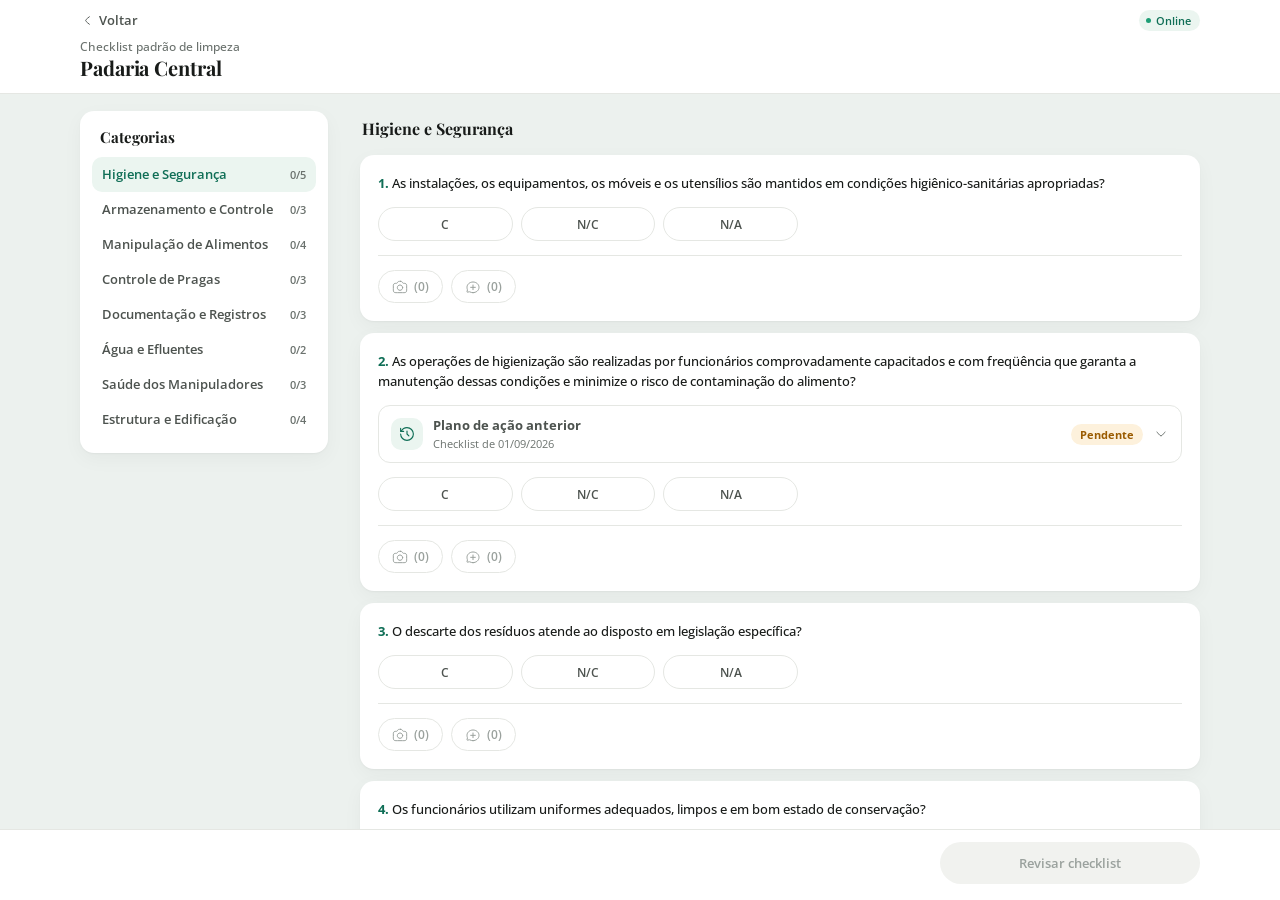
<file: checklist.html>
<!DOCTYPE html>
<html lang="pt-BR">
<head>
<meta charset="UTF-8">
<meta name="viewport" content="width=device-width, initial-scale=1, viewport-fit=cover">
<script>
/* iOS: evita o zoom automático ao tocar num campo de texto, sem mudar o tamanho das fontes.
   No iOS o "maximum-scale=1" só bloqueia esse zoom do foco; o zoom com dois dedos continua funcionando.
   Fora do iOS nada muda, para não atrapalhar quem precisa ampliar a tela. */
(function(){
  var ios = /iPad|iPhone|iPod/.test(navigator.userAgent) || (navigator.platform === 'MacIntel' && navigator.maxTouchPoints > 1);
  if (!ios) return;
  var m = document.querySelector('meta[name="viewport"]');
  if (m) m.setAttribute('content', 'width=device-width, initial-scale=1, maximum-scale=1, viewport-fit=cover');
})();
</script>
<title>Checklist de inspeção técnica</title>
<link rel="preconnect" href="https://fonts.googleapis.com">
<link href="https://fonts.googleapis.com/css2?family=Open+Sans:wght@400;500;600;700;800&family=Playfair+Display:wght@500;600;700&display=swap" rel="stylesheet">
<style>
  :root{
    --green-900:#0F6E56;
    --green-800:#0F6E56;
    --green-700:#1D9E75;
    --green-600:#1D9E75;
    --green-100:#e3f2ec;
    --green-50:#f5f5f5;
    --red-700:#b3352f;
    --red-100:#fbe4e2;
    --red-50:#fdf2f1;
    --ink-900:#181b19;
    --ink-700:#4d534f;
    --ink-500:#7c8480;
    --ink-300:#c7ccc8;
    --line:#e7e8e4;
    --paper:#f5f5f5;
    --card:#ffffff;
    --radius-lg:18px;
    --radius-md:12px;
    --radius-sm:9px;
    --shadow-card:0 1px 2px rgba(24,27,25,0.05), 0 1px 1px rgba(24,27,25,0.03);
  }
  *{box-sizing:border-box;}
  html,body{ height:100%; }
  body{
    margin:0;
    background:#ffffff;
    font-family:'Open Sans',sans-serif;
    color:var(--ink-900);
    display:flex;
    justify-content:center;
  }
  svg.icon{ display:block; flex-shrink:0; }
  button{ font-family:'Open Sans',sans-serif; cursor:pointer; }

  .app{
    width:100%;
    max-width:430px;
    height:100dvh;
    background:var(--paper);
    display:flex;
    flex-direction:column;
    position:relative;
    overflow:hidden;
  }

  /* ---------- header: cabeçalho único, em overlay sobre a área rolável.
     Esconde (desliza pra fora) ao rolar pra baixo, reaparece ao rolar pra
     cima ou perto do topo. Por ser overlay (não um item do flexbox), quando
     ele soma, a área de perguntas ganha aquele espaço de volta de verdade —
     não é só um efeito visual. O preenchimento (padding-top) da área rolável
     é ajustado via JS pra bater com a altura real do cabeçalho. ---------- */
  .header{
    position:absolute; top:0; left:0; right:0; z-index:15;
    background:var(--card); border-bottom:1px solid var(--line);
    padding:calc(env(safe-area-inset-top, 0px) + 10px) 16px 12px;
    transform:translateY(0);
    transition:transform .25s ease;
  }
  .header.hidden{ transform:translateY(-100%); }
  .header-top{ display:flex; align-items:center; justify-content:space-between; margin-bottom:8px; }
  .back{ display:flex; align-items:center; gap:4px; font-size:13px; font-weight:600; color:var(--ink-700); }
  .status{ display:flex; align-items:center; gap:5px; background:var(--green-50); padding:3px 9px 3px 7px; border-radius:100px; font-size:11px; font-weight:600; color:var(--green-800); }
  .dot{ width:5px; height:5px; border-radius:50%; background:var(--green-600); }
  .header-title-row{ display:flex; align-items:center; justify-content:space-between; gap:14px; }
  .header-title-col{ min-width:0; }
  .header-meta{ font-size:11px; color:var(--ink-500); margin:0 0 1px; font-weight:500; }
  .header-client{ font-family:'Playfair Display',serif; font-size:15px; font-weight:600; margin:0; letter-spacing:-0.1px; color:var(--ink-900); white-space:nowrap; overflow:hidden; text-overflow:ellipsis; }
  .header-progress-col{ width:108px; flex-shrink:0; display:flex; flex-direction:column; align-items:flex-end; gap:6px; }
  .progress-label{ font-size:10px; font-weight:600; color:var(--ink-500); white-space:nowrap; }
  .progress-track{ width:100%; height:6px; border-radius:100px; background:var(--line); overflow:hidden; }
  .progress-fill{ height:100%; border-radius:100px; background:var(--green-600); transition:width .35s ease; }

  /* ---------- body (scroll area) ---------- */
  .body{ flex:1; overflow-y:auto; padding:16px 16px 24px; -webkit-overflow-scrolling:touch; scroll-behavior:smooth; }

  /* ---------- cabeçalho de tópico/categoria ---------- */
  .category-header{
    display:flex; align-items:center; gap:8px;
    font-family:'Playfair Display',serif; font-size:15px; font-weight:600; color:#fff;
    margin:36px 0 16px;
    padding:10px 12px;
    background:var(--green-600);
    border-radius:0;
    scroll-margin-top:16px;
  }
  .category-header:first-child{ margin-top:12px; }
  .category-dot{ width:6px; height:6px; border-radius:50%; background:var(--green-600); flex-shrink:0; }
  .category-count{ margin-left:auto; font-size:11.5px; font-weight:600; color:var(--ink-500); }

  /* ---------- question card ---------- */
  .q-card{ background:var(--card); border-radius:var(--radius-lg); box-shadow:var(--shadow-card); margin-bottom:20px; padding:16px; scroll-margin-top:14px; transition:box-shadow .2s ease; }
  .q-card.answered{ box-shadow:0 1px 2px rgba(24,27,25,0.05), 0 1px 1px rgba(24,27,25,0.03); }
  .q-text{ font-size:14.5px; font-weight:500; line-height:1.5; margin:0 0 14px; color:var(--ink-900); }
  .q-text b{ font-weight:700; }

  .answer-row{ display:flex; gap:12px; margin-bottom:14px; }
  .answer-btn{
    flex:1; border:none; border-radius:var(--radius-sm); background:#EFEFEF; color:var(--ink-500);
    font-size:13px; font-weight:700; padding:8px 6px; text-align:center; transition:background .15s ease, color .15s ease;
  }
  .answer-btn:active{ opacity:.85; }
  .answer-btn.selected.ans-c{ background:var(--green-600); color:#fff; }
  .answer-btn.selected.ans-nc{ background:var(--red-700); color:#fff; }
  .answer-btn.selected.ans-na{ background:var(--ink-900); color:#fff; }

  .qa-divider{ border-top:1px solid var(--line); margin-bottom:14px; }

  .qa-actions{ display:flex; align-items:center; gap:8px; }
  .qa-btn{
    display:flex; align-items:center; gap:6px; border:1px solid var(--line); border-radius:var(--radius-sm);
    background:#fff; color:var(--ink-700); padding:9px 13px; font-size:12.5px; font-weight:700;
  }
  .qa-btn:active:not(:disabled){ border-color:var(--green-600); }
  .qa-btn:disabled{ color:var(--ink-300); border-color:#eee; cursor:not-allowed; }
  .qa-btn.active{ border-color:var(--green-600); background:var(--green-50); color:var(--green-800); }
  .qa-btn .qa-pencil{ color:var(--green-700); margin-left:2px; display:flex; align-items:center; }
  /* botão do plano de ação: mesmo visual neutro dos botões de foto e comentário */

  /* ---------- painel de fotos ---------- */
  .photo-panel{ margin-top:14px; }
  .photo-row{ display:flex; align-items:center; gap:8px; flex-wrap:wrap; }
  .photo-add-tile{
    width:56px; height:56px; border-radius:10px; border:1.5px dashed var(--green-600); background:transparent;
    color:var(--green-700); display:flex; align-items:center; justify-content:center; flex-shrink:0;
  }
  .photo-add-tile:active{ background:var(--green-50); }
  .photo-thumb{ width:56px; height:56px; border-radius:10px; position:relative; overflow:hidden; background:linear-gradient(135deg, #cfd8d3, #9fb0a8); display:flex; align-items:center; justify-content:center; color:rgba(255,255,255,0.85); flex-shrink:0; }
  .photo-thumb .remove-photo{ position:absolute; top:3px; right:3px; width:18px; height:18px; border-radius:50%; background:rgba(15,20,18,0.75); border:none; color:#fff; display:flex; align-items:center; justify-content:center; cursor:pointer; padding:0; }

  /* ---------- painel de comentário ---------- */
  .comment-panel{ margin-top:14px; }
  .comment-label{ font-size:13px; font-weight:600; color:var(--ink-900); margin:0 0 8px; }
  .field-wrap{ position:relative; }
  textarea.comment-input{
    width:100%; min-height:110px; resize:vertical; border:1px solid var(--line); border-radius:var(--radius-md);
    padding:14px 16px 50px; font-family:'Open Sans',sans-serif; font-size:14px; line-height:1.5; color:var(--ink-900);
    background:#fff;
  }
  textarea.comment-input::placeholder{ color:var(--ink-500); }
  textarea.comment-input:focus{ outline:none; border-color:var(--green-600); background:var(--green-50); }
  .field-actions-row{ position:absolute; left:10px; right:10px; bottom:10px; display:flex; justify-content:flex-end; }
  .comment-mic-btn{
    width:36px; height:36px; border-radius:50%; border:none; background:#EFEFEF; color:var(--ink-700);
    display:flex; align-items:center; justify-content:center; flex-shrink:0; box-shadow:0 1px 2px rgba(24,27,25,0.08);
  }
  .comment-mic-btn.recording{ background:var(--green-600); color:#fff; animation:pulse 1.1s ease-in-out infinite; }
  @keyframes pulse{ 0%,100%{ box-shadow:0 0 0 0 rgba(29,158,117,.35); } 50%{ box-shadow:0 0 0 7px rgba(29,158,117,0); } }
  .listening{ font-size:12px; color:var(--green-600); margin:8px 2px 0; display:flex; align-items:center; gap:5px; }
  .listening span.wave{ width:5px; height:5px; border-radius:50%; background:var(--green-600); animation:blink 1s infinite ease-in-out; }
  @keyframes blink{ 0%,100%{ opacity:.3; } 50%{ opacity:1; } }

  .comment-actions-row{ display:flex; gap:10px; margin-top:12px; }
  .comment-actions-row button{ flex:1; padding:12px; border-radius:var(--radius-sm); font-size:13.5px; font-weight:700; }
  .comment-clear-btn, .photo-cancel-btn{ border:1px solid var(--line); background:#fff; color:var(--ink-700); }
  .comment-save-btn, .photo-save-btn{ border:none; background:var(--green-600); color:#fff; }
  .comment-save-btn:disabled, .photo-save-btn:disabled{ background:var(--ink-300); cursor:not-allowed; }

  /* ---------- gerar plano de ação (botão com toque de IA) ---------- */
  .plan-generate-link{
    position:relative; display:flex; align-items:center; justify-content:center; gap:8px; width:100%;
    border:1px solid transparent; border-radius:var(--radius-sm);
    background:
      linear-gradient(#fff, #fff) padding-box,
      linear-gradient(120deg, var(--green-600), var(--green-100), var(--green-600)) border-box;
    background-size: 100% 100%, 220% 220%;
    color:var(--green-700); font-size:13.5px; font-weight:700; padding:13px 16px; margin-top:14px;
    animation: ai-border-shift 4s ease-in-out infinite;
  }
  .plan-generate-link:active{
    background:
      linear-gradient(var(--green-50), var(--green-50)) padding-box,
      linear-gradient(120deg, var(--green-600), var(--green-100), var(--green-600)) border-box;
  }
  @keyframes ai-border-shift{
    0%, 100%{ background-position: 0 0, 0% 50%; }
    50%{ background-position: 0 0, 100% 50%; }
  }
  .plan-generate-link .ai-sparkle{
    display:flex; flex-shrink:0; color:var(--green-600);
    animation: ai-sparkle-pulse 1.8s ease-in-out infinite;
  }
  @keyframes ai-sparkle-pulse{
    0%, 100%{ transform:scale(1) rotate(0deg); opacity:1; }
    50%{ transform:scale(1.2) rotate(12deg); opacity:.7; }
  }

  /* ---------- resumo do plano confirmado ---------- */
  .plan-summary{ display:flex; align-items:center; gap:10px; background:var(--card); border:1px solid var(--line); border-radius:var(--radius-md); padding:12px 14px; margin-top:14px; }
  .plan-summary-icon{ width:36px; height:36px; border-radius:10px; background:var(--green-700); color:#fff; display:flex; align-items:center; justify-content:center; flex-shrink:0; }
  .plan-summary-text{ flex:1; min-width:0; }
  .plan-summary-title{ font-size:13.5px; font-weight:700; color:var(--ink-900); margin:0; }
  .plan-summary-desc{ font-size:12px; color:var(--ink-500); font-style:italic; margin:2px 0 0; overflow:hidden; text-overflow:ellipsis; white-space:nowrap; }
  .plan-edit-link{ border:none; background:transparent; color:var(--green-700); font-size:13px; font-weight:700; padding:4px; flex-shrink:0; }

  .empty-hint{ text-align:center; color:var(--ink-500); font-size:13px; padding:40px 20px; line-height:1.6; }

  /* ---------- footer ---------- */
  .footer{ flex-shrink:0; padding:12px 16px calc(env(safe-area-inset-bottom, 0px) + 16px); background:var(--paper); border-top:1px solid var(--line); }
  .review-btn{ width:100%; padding:15px; border:none; border-radius:12px; background:var(--green-900); color:#fff; font-size:15px; font-weight:700; }
  .review-btn:disabled{ background:var(--ink-300); color:#fff; cursor:not-allowed; }

  /* ---------- tela de revisão do checklist ---------- */
  .review-overlay{ position:absolute; inset:0; z-index:20; background:var(--paper); display:flex; flex-direction:column; }
  /* cabeçalho da revisão: some ao rolar pra baixo, volta ao rolar pra cima (igual ao principal) */
  .review-header{ position:absolute; top:0; left:0; right:0; z-index:5; background:var(--green-900); padding:calc(env(safe-area-inset-top, 0px) + 12px) 16px 14px; transform:translateY(0); transition:transform .25s ease; }
  .review-header.hidden{ transform:translateY(-100%); }
  .review-header-top{ display:flex; align-items:center; gap:8px; margin-bottom:10px; }
  .review-back{ display:flex; align-items:center; gap:4px; border:none; background:transparent; color:rgba(255,255,255,0.85); font-size:13px; font-weight:600; padding:4px 4px 4px 0; }
  .review-title{ font-family:'Playfair Display',serif; font-size:17px; font-weight:600; color:#fff; margin:0; }
  .review-stats{ display:flex; gap:8px; flex-wrap:nowrap; margin-top:8px; overflow-x:auto; -webkit-overflow-scrolling:touch; scrollbar-width:none; }
  .review-stats::-webkit-scrollbar{ display:none; }
  .review-stat{ background:rgba(255,255,255,0.16); color:#fff; font-size:11px; font-weight:600; padding:4px 9px; border-radius:100px; flex-shrink:0; white-space:nowrap; }
  .review-body{ flex:1; min-height:0; overflow-y:auto; padding:16px; -webkit-overflow-scrolling:touch; }

  .review-unanswered-banner{ display:flex; align-items:center; gap:12px; background:var(--card); color:var(--ink-900); border-radius:var(--radius-md); padding:14px; margin-bottom:24px; box-shadow:var(--shadow-card); }
  .review-unanswered-banner .banner-icon{ width:34px; height:34px; border-radius:50%; background:var(--green-50); color:var(--green-700); display:flex; align-items:center; justify-content:center; flex-shrink:0; }
  .review-unanswered-banner .banner-text{ flex:1; min-width:0; }
  .review-unanswered-banner .banner-title{ font-size:13.5px; font-weight:400; color:var(--ink-900); margin:0 0 2px; line-height:1.4; }
  .review-unanswered-banner .banner-link{ border:none; background:transparent; color:var(--green-700); font-weight:700; font-size:12.5px; padding:0; text-decoration:underline; }

  .review-card{ background:var(--card); border-radius:var(--radius-lg); box-shadow:var(--shadow-card); padding:18px 18px; margin-bottom:18px; cursor:pointer; transition:box-shadow .15s ease; }
  .review-card:active{ box-shadow:none; }
  .review-card.review-card-unanswered{ box-shadow:none; background:#eef0ee; }
  .review-card.review-card-unanswered .review-q-text{ color:var(--ink-500); }
  .review-card-top{ display:flex; align-items:flex-start; justify-content:space-between; gap:10px; }
  .review-q-text{ font-size:13.5px; font-weight:500; line-height:1.5; color:var(--ink-900); margin:0; flex:1; min-width:0; }
  .review-q-text b{ font-weight:700; }
  .review-q-text.clamp{
    display:-webkit-box;
    -webkit-line-clamp:2;
    -webkit-box-orient:vertical;
    overflow:hidden;
  }
  .review-badge{ font-size:11px; font-weight:700; padding:4px 10px; border-radius:100px; flex-shrink:0; white-space:nowrap; }
  .review-badge-c{ background:var(--green-600); color:#fff; }
  .review-badge-nc{ background:var(--red-700); color:#fff; }
  .review-badge-na{ background:var(--ink-900); color:#fff; }
  .review-badge-none{ background:var(--ink-300); color:#fff; }
  .review-photo-row{ display:flex; gap:6px; margin-top:10px; flex-wrap:wrap; }
  .review-photo-thumb{ width:44px; height:44px; border-radius:8px; background-size:cover; background-position:center; flex-shrink:0; }
  .review-comment-text{ font-size:12.5px; color:var(--ink-700); font-style:italic; margin:10px 0 0; line-height:1.5; }
  .review-plan-missing{ margin-top:10px; padding:10px 12px; background:var(--green-50); border-radius:var(--radius-sm); font-size:12.5px; color:var(--ink-700); }

  .review-footer{ padding:12px 16px calc(env(safe-area-inset-bottom, 0px) + 14px); border-top:1px solid var(--line); background:var(--card); flex-shrink:0; }
  .review-generate-btn{ width:100%; padding:15px; border:none; border-radius:12px; background:var(--green-700); color:#fff; font-size:15px; font-weight:700; display:flex; align-items:center; justify-content:center; gap:8px; }

  /* ---------- loading do plano de ação / relatório ---------- */
  .plan-loading{ display:flex; align-items:center; gap:9px; margin-top:14px; padding:14px 16px; background:#fff; border:1px solid var(--line); border-radius:var(--radius-md); }
  .plan-loading .spinner{ width:15px; height:15px; flex-shrink:0; border-radius:50%; border:2px solid var(--green-100); border-top-color:var(--green-600); animation:spin .8s linear infinite; }
  .plan-loading .sparkle{ display:flex; flex-shrink:0; color:var(--green-600); }
  .plan-loading span{ font-size:13.5px; font-weight:600; color:var(--green-800); }
  @keyframes spin{ to{ transform:rotate(360deg); } }

  /* ---------- bottom sheet do plano de ação (reaproveitado) ---------- */
  .sheet-overlay{ position:absolute; inset:0; background:rgba(10,20,15,0.45); display:flex; align-items:flex-end; z-index:30; }
  .sheet-panel{ background:var(--card); width:100%; max-height:86%; border-radius:20px 20px 0 0; display:flex; flex-direction:column; box-shadow:0 -6px 28px rgba(0,0,0,0.18); animation:sheet-up .22s ease-out; overflow:hidden; }
  @keyframes sheet-up{ from{ transform:translateY(28px); opacity:.5; } to{ transform:translateY(0); opacity:1; } }
  .sheet-handle{ width:36px; height:4px; background:rgba(255,255,255,0.4); border-radius:2px; margin:0 auto 12px; flex-shrink:0; }
  .sheet-header{ display:flex; flex-direction:column; padding:10px 16px 16px; background:var(--green-900); flex-shrink:0; }
  .sheet-header-row{ display:flex; align-items:flex-start; justify-content:space-between; }
  .sheet-header-actions{ display:flex; align-items:center; gap:6px; flex-shrink:0; }
  .sheet-title-wrap{ display:flex; align-items:center; gap:10px; min-width:0; }
  .sheet-title-col{ min-width:0; }
  .sheet-title{ font-family:'Playfair Display',serif; font-weight:600; font-size:16px; color:#fff; margin:0; }
  .sheet-icon-box{ display:flex; align-items:center; justify-content:center; color:#fff; flex-shrink:0; }
  .sheet-q-sub{ font-size:12px; color:rgba(255,255,255,0.78); margin:4px 0 0; overflow:hidden; text-overflow:ellipsis; white-space:nowrap; }
  .sheet-close{ border:none; background:rgba(255,255,255,0.18); color:#fff; width:32px; height:32px; border-radius:50%; display:flex; align-items:center; justify-content:center; flex-shrink:0; }
  .sheet-close:active{ background:rgba(255,255,255,0.3); }
  .sheet-delete-btn{ border:none; background:var(--red-50); color:var(--red-700); width:32px; height:32px; border-radius:50%; display:flex; align-items:center; justify-content:center; flex-shrink:0; }
  .sheet-delete-btn:active{ background:var(--red-100); }
  .sheet-steps{ display:flex; align-items:center; padding:14px 16px 4px; flex-shrink:0; }
  .sheet-back-row{ padding:10px 16px 0; flex-shrink:0; }
  .step-content{ animation: step-fade-in .28s ease; }
  @keyframes step-fade-in{
    from{ opacity:0; transform:translateX(10px); }
    to{ opacity:1; transform:translateX(0); }
  }
  .step-circle{
    width:20px; height:20px; border-radius:50%; flex-shrink:0; display:flex; align-items:center; justify-content:center;
    border:2px solid var(--line); background:#fff; color:transparent; transition:all .2s ease;
  }
  .step-circle.current{ border-color:var(--green-600); }
  .step-circle.current::after{ content:''; width:8px; height:8px; border-radius:50%; background:var(--green-600); }
  .step-circle.done{ border-color:var(--green-600); background:var(--green-600); color:#fff; }
  .step-connector{ flex:1; height:2px; background:var(--line); margin:0 4px; }
  .step-connector.done{ background:var(--green-600); }
  .sheet-body{ padding:16px; overflow-y:auto; -webkit-overflow-scrolling:touch; }
  .sheet-footer{ padding:12px 16px calc(env(safe-area-inset-bottom, 0px) + 12px); border-top:1px solid var(--line); flex-shrink:0; background:var(--card); }

  .sheet-loading{ display:flex; flex-direction:column; align-items:center; gap:14px; padding:36px 20px 24px; text-align:center; }
  .sheet-loading .spinner-lg{ width:28px; height:28px; border-radius:50%; border:3px solid var(--green-100); border-top-color:var(--green-600); animation:spin .8s linear infinite; }
  .sheet-loading p{ font-size:13.5px; color:var(--ink-700); margin:0; line-height:1.5; }
  .report-loading{ flex:1; display:flex; flex-direction:column; align-items:center; justify-content:center; gap:14px; text-align:center; }
  .report-loading .spinner-lg{ width:28px; height:28px; border-radius:50%; border:3px solid var(--green-100); border-top-color:var(--green-600); animation:spin .8s linear infinite; }
  .report-loading p{ font-size:13.5px; color:var(--ink-700); margin:0; }

  .plan-field{ margin-bottom:16px; }
  .plan-label{ display:block; font-size:12.5px; font-weight:600; color:var(--ink-700); margin-bottom:6px; }
  .plan-field-label-row{ display:flex; align-items:center; justify-content:space-between; gap:8px; margin-bottom:6px; }
  .plan-field-label-row .plan-label{ margin-bottom:0; }
  .plan-ai-badge{ display:inline-flex; align-items:center; gap:4px; font-size:10px; font-weight:600; color:var(--green-700); background:var(--green-50); padding:5px 11px; border-radius:100px; white-space:nowrap; flex-shrink:0; }
  .plan-ai-badge svg{ flex-shrink:0; }
  .plan-ai-badge.edited{ color:var(--ink-500); background:#EFEFEF; }
  textarea.plan-input{ width:100%; min-height:96px; resize:vertical; border:1px solid var(--line); border-radius:var(--radius-md); padding:12px 14px; font-family:'Open Sans',sans-serif; font-size:14px; line-height:1.6; color:var(--ink-900); background:#fff; transition:background .15s ease, border-color .15s ease; }
  textarea.plan-input.ai-suggested{ background:var(--green-50); }
  textarea.plan-input:focus{ outline:none; border-color:var(--green-600); }
  .plan-restore{ display:inline-flex; align-items:center; gap:5px; border:none; background:transparent; color:var(--green-700); font-size:12.5px; font-weight:700; padding:0; margin:-8px 0 16px; }
  /* ---------- select "quem será responsável" (etapa 2 do plano de ação) ---------- */
  .plan-select-wrap{ position:relative; }
  .plan-select{
    width:100%; appearance:none; -webkit-appearance:none; -moz-appearance:none;
    border:1px solid var(--line); border-radius:14px; background:#fff;
    padding:14px 42px 14px 16px; font-family:'Open Sans',sans-serif; font-size:14px;
    color:var(--ink-900); font-weight:500; cursor:pointer;
  }
  .plan-select:required:invalid{ color:var(--ink-500); }
  .plan-select:focus{ outline:none; border-color:var(--green-600); }
  .plan-select-chevron{ position:absolute; right:14px; top:50%; transform:translateY(-50%); pointer-events:none; color:var(--ink-700); display:flex; }

  .plan-dates{ display:flex; flex-direction:column; gap:12px; margin-bottom:2px; }
  .plan-date-field{ width:100%; }
  .date-input-wrap{ position:relative; width:100%; }
  input.date-input{ width:100%; box-sizing:border-box; height:44px; border:1px solid var(--line); border-radius:var(--radius-sm); padding:0 40px 0 12px; background:#fff; font-family:'Open Sans',sans-serif; font-size:14px; color:var(--ink-900); }
  input.date-input::placeholder{ color:var(--ink-500); }
  input.date-input:focus{ outline:none; border-color:var(--green-600); }
  .date-input-wrap svg{ position:absolute; right:12px; top:50%; transform:translateY(-50%); color:var(--ink-500); pointer-events:none; }
  .plan-warning{ font-size:12px; color:var(--red-700); margin:10px 0 0; }
  .plan-btn{ width:100%; padding:12px; border-radius:var(--radius-sm); font-size:13.5px; font-weight:700; border:1px solid var(--line); background:#fff; color:var(--ink-700); }
  .plan-btn.plan-confirm{ border:none; background:var(--green-600); color:#fff; }
  .plan-btn:disabled{ opacity:.45; cursor:not-allowed; }
  .plan-actions-row{ display:flex; align-items:center; gap:10px; }
  .plan-actions-row .plan-btn{ width:auto; flex:1; }
  .plan-actions-row .step-back-link{ flex:0 0 auto; }
  .plan-btn.plan-delete{ display:flex; align-items:center; justify-content:center; gap:6px; border:1px solid var(--red-700); color:var(--red-700); background:transparent; }
  .plan-btn.plan-delete:active{ background:transparent; }
  .step-back-link{ display:flex; align-items:center; gap:4px; border:none; background:transparent; color:var(--ink-700); font-size:13px; font-weight:600; padding:11px 4px; flex-shrink:0; }

  /* ---------- modal genérico ---------- */
  .modal-overlay{ position:absolute; inset:0; background:rgba(10,20,15,0.45); display:flex; align-items:center; justify-content:center; padding:20px; z-index:45; }
  .modal-card{ background:var(--card); border-radius:var(--radius-lg); padding:20px; width:100%; max-width:320px; }
  .modal-title{ font-family:'Playfair Display',serif; font-size:16px; font-weight:700; margin:0 0 8px; }
  .modal-text{ font-size:13.5px; color:var(--ink-700); line-height:1.5; margin:0 0 18px; }
  .modal-actions{ display:flex; gap:10px; }
  .modal-actions button{ flex:1; padding:11px; border-radius:var(--radius-sm); font-size:13.5px; font-weight:700; border:1px solid var(--line); background:#fff; color:var(--ink-700); }
  .modal-actions .btn-danger{ border:none; background:var(--red-700); color:#fff; }

  /* ---------- modal de itens pendentes (bottom sheet, mesmo padrão do sheet de plano de ação) ---------- */
  .pending-overlay{ position:absolute; inset:0; background:rgba(10,20,15,0.45); display:flex; align-items:flex-end; justify-content:center; z-index:50; }
  .pending-card{ background:var(--card); width:100%; border-radius:22px 22px 0 0; padding:20px; box-shadow:0 -6px 28px rgba(0,0,0,0.18); animation:sheet-up .22s ease-out; }
  .pending-list-wrap{ max-height:180px; overflow-y:auto; margin:0 0 16px; border:1px solid var(--line); border-radius:var(--radius-sm); -webkit-overflow-scrolling:touch; }
  .pending-list-item{ padding:10px 12px; border-bottom:1px solid var(--line); font-size:12.5px; line-height:1.45; color:var(--ink-700); }
  .pending-list-item:last-child{ border-bottom:none; }
  .pending-list-item b{ color:var(--ink-900); font-weight:700; }
  .pending-actions{ display:flex; flex-direction:column; gap:8px; }
  .pending-actions button{ width:100%; padding:13px; border-radius:var(--radius-sm); font-size:13.5px; font-weight:700; display:flex; align-items:center; justify-content:center; gap:6px; }
  .pending-fill-btn{ border:1px solid var(--line); background:transparent; color:var(--ink-700); }
  .pending-na-btn{ border:none; background:var(--green-700); color:#fff; }


  /* =====================================================================
     PRÉVIA DO RELATÓRIO — preenchida dinamicamente a partir de "questions"
     ===================================================================== */
  /* IMPORTANTE: #report-root é uma div permanente no HTML (existe mesmo vazia).
     Por isso o estilo de "tela cheia" fica numa CLASSE (.report-shell) que só existe
     quando o JS injeta o conteúdo — se estilizássemos o #report-root diretamente,
     ele cobriria a tela com um fundo sólido mesmo estando vazio (foi exatamente
     esse bug que deixava a tela em branco). */
  #report-root .report-shell{ position:absolute; inset:0; z-index:30; background:#eeeeec; display:flex; flex-direction:column; }
  /* cabeçalho da prévia: some ao rolar pra baixo, volta ao rolar pra cima */
  #report-root .report-topbar{
    position:absolute; top:0; left:0; right:0; z-index:5; background:#0F6E56;
    padding:calc(env(safe-area-inset-top, 0px) + 12px) 16px 14px;
    transform:translateY(0); transition:transform .25s ease;
  }
  #report-root .report-topbar.hidden{ transform:translateY(-100%); }
  #report-root .report-topbar-top{ display:flex; align-items:center; gap:8px; margin-bottom:10px; }
  #report-root .report-back{ display:flex; align-items:center; gap:4px; border:none; background:transparent; color:rgba(255,255,255,0.85); font-size:13px; font-weight:600; padding:4px 4px 4px 0; }
  #report-root .report-topbar-title{ font-family:'Playfair Display',serif; font-size:17px; font-weight:600; color:#fff; margin:0; }

  /* ---- barra de escolha de páginas opcionais do relatório ---- */
  #report-root .r-page-toggle{ position:absolute; top:16px; right:16px; display:flex; align-items:center; gap:6px; border:none; background:transparent; padding:0; cursor:pointer; z-index:2; }
  #report-root .r-page-toggle-box{ width:20px; height:20px; border-radius:6px; border:1.5px solid #c7ccc8; background:#fff; display:flex; align-items:center; justify-content:center; flex-shrink:0; }
  #report-root .r-page-toggle.checked .r-page-toggle-box{ background:#1D9E75; border-color:#1D9E75; }
  #report-root .r-page-toggle-label{ font-size:9.5px; font-weight:700; color:#4d534f; white-space:nowrap; }
  #report-root .r-page-excluded{ opacity:.42; }
  /* min-height:0 é essencial aqui: sem isso, um filho flex:1 com overflow-y:auto não
     rola de verdade — ele simplesmente cresce além da tela, empurrando a barra de
     baixo (e a seção de assinaturas) para fora da área visível. Foi esse o bug que
     fazia a prévia "sumir" com checklists grandes. */
  #report-root .report-pages{ flex:1; min-height:0; overflow-y:auto; -webkit-overflow-scrolling:touch; padding:20px 12px 100px; display:flex; flex-direction:column; align-items:center; gap:20px; }
  #report-root .report-bottombar{
    flex-shrink:0; padding:12px 16px calc(env(safe-area-inset-bottom, 0px) + 14px); background:#fff; border-top:1px solid #e4e6e2;
    display:flex; gap:10px;
  }
  #report-root .report-bottombar button{ flex:1; padding:14px; border-radius:12px; font-size:14px; font-weight:700; border:none; display:flex; align-items:center; justify-content:center; gap:8px; }
  #report-root .report-finalize-btn{ background:var(--green-700); color:#fff; }

  #report-root .r-page{
    width:100%; max-width:400px; background:#fff; border-radius:16px; box-shadow:0 1px 3px rgba(0,0,0,0.10);
    padding:22px 18px; position:relative;
  }
  #report-root .r-num{ font-family:'Open Sans',sans-serif; font-weight:800; font-variant-numeric:lining-nums tabular-nums; }

  #report-root .r-topband{ display:flex; align-items:center; justify-content:space-between; }
  #report-root .r-consult-name{ font-size:11.5px; font-weight:700; color:#181b19; margin:0; }
  #report-root .r-consult-sub{ font-size:10px; color:#7c8480; margin:2px 0 0; }
  #report-root .r-brand{ display:flex; align-items:center; gap:6px; }
  #report-root .r-brand-word{ font-family:'Playfair Display',serif; font-weight:700; font-size:14px; color:#181b19; }

  #report-root .r-eyebrow{ font-size:10.5px; font-weight:700; letter-spacing:1px; color:#1D9E75; margin:24px 0 10px; }
  #report-root .r-title{ font-family:'Playfair Display',serif; font-size:21px; font-weight:600; line-height:1.24; margin:0 0 22px; color:#181b19; }

  #report-root .r-meta-grid{ display:flex; flex-wrap:wrap; gap:16px 28px; margin-bottom:22px; }
  #report-root .r-meta-item .k{ font-size:10px; color:#7c8480; font-weight:600; margin:0 0 3px; }
  #report-root .r-meta-item .v{ font-size:12px; font-weight:700; color:#181b19; margin:0; }

  #report-root .r-summary{ display:flex; gap:8px; margin-bottom:18px; flex-wrap:wrap; }
  #report-root .r-summary-card{ flex:1; min-width:68px; border:1px solid #e4e6e2; border-radius:12px; padding:14px 6px; text-align:center; }
  #report-root .r-summary-card .num{ font-size:20px; margin:0 0 3px; display:block; }
  #report-root .r-summary-card .lbl{ font-size:9.5px; color:#7c8480; font-weight:600; }
  #report-root .r-summary-card.tot .num{ color:#181b19; }
  #report-root .r-summary-card.ok .num{ color:#1D9E75; }
  #report-root .r-summary-card.nc .num{ color:#c0392b; }
  #report-root .r-summary-card.pct{ background:#0F6E56; border-color:#0F6E56; }
  #report-root .r-summary-card.pct .num{ color:#fff; }
  #report-root .r-summary-card.pct .lbl{ color:rgba(255,255,255,0.75); }

  #report-root .r-chart-box{ border:1px solid #e4e6e2; border-radius:12px; padding:16px; margin-bottom:14px; }
  #report-root .r-chart-box h4{ font-size:11px; letter-spacing:.2px; color:#181b19; font-weight:700; margin:0 0 14px; }
  #report-root .r-pie-row{ display:flex; flex-direction:column; align-items:center; gap:14px; }
  #report-root .r-pie-legend{ display:flex; flex-wrap:wrap; justify-content:center; gap:7px 14px; }
  #report-root .r-pie-legend-item{ display:flex; align-items:center; gap:6px; font-size:10.5px; color:#4d534f; font-weight:600; white-space:nowrap; }
  #report-root .r-pie-legend-item .dot{ width:8px; height:8px; border-radius:2px; flex-shrink:0; }
  #report-root .r-pie-legend-item b{ color:#181b19; font-weight:800; margin-left:2px; }

  #report-root .r-bar-list{ display:flex; flex-direction:column; gap:11px; }
  #report-root .r-bar-row{ display:flex; flex-direction:column; gap:5px; }
  #report-root .r-bar-head{ display:flex; align-items:baseline; justify-content:space-between; gap:10px; }
  #report-root .r-bar-head .cat-label{ font-size:11px; font-weight:600; color:#181b19; line-height:1.25; margin:0; }
  #report-root .r-bar-head .bar-pct{ font-size:11px; font-weight:800; color:#181b19; flex-shrink:0; }
  #report-root .r-bar-track{ width:100%; height:6px; border-radius:3px; background:#e4e6e2; overflow:hidden; }
  #report-root .r-bar-fill{ height:100%; border-radius:3px; background:#1D9E75; }

  #report-root .r-footer{ margin-top:20px; padding-top:14px; border-top:1px solid #e4e6e2; display:flex; flex-direction:column; gap:4px; }
  #report-root .r-footer-tag{ font-size:9px; color:#7c8480; letter-spacing:.3px; }
  #report-root .r-footer-tag b{ color:#181b19; font-weight:700; }

  #report-root .r-section-title{ font-family:'Playfair Display',serif; font-size:16px; font-weight:600; margin:0 0 18px; color:#181b19; }
  #report-root .r-category-title{ font-family:'Playfair Display',serif; font-size:13px; font-weight:600; color:#181b19; margin:26px 0 14px; display:flex; align-items:center; gap:8px; }
  #report-root .r-category-title:first-of-type{ margin-top:0; }
  #report-root .r-category-title::after{ content:''; flex:1; height:1px; background:#e4e6e2; }

  #report-root .r-intro{ font-size:12px; color:#4d534f; line-height:1.6; margin:0 0 20px; }

  #report-root .r-item{ padding:18px 0 4px; }
  #report-root .r-item + .r-item{ border-top:1px solid #e4e6e2; padding-top:18px; }
  #report-root .r-item-text{ font-size:12px; line-height:1.55; margin:0; color:#181b19; font-weight:500; }
  #report-root .r-nc-label{ font-size:9.5px; font-weight:700; color:#c0392b; text-transform:uppercase; letter-spacing:.4px; margin:0 0 5px; }
  #report-root .r-item-comment{ font-size:11px; font-style:italic; color:#4d534f; margin:12px 0 0; padding-left:10px; border-left:2px solid #e4e6e2; }
  #report-root .r-item-photos{ display:flex; gap:7px; margin-top:12px; flex-wrap:wrap; }
  #report-root .r-item-photos .ph{ width:52px; height:52px; border-radius:8px; background-size:cover; background-position:center; border:1px solid #e4e6e2; flex-shrink:0; }

  #report-root .r-plan-box{ margin-top:14px; padding-top:14px; border-top:1px solid #e4e6e2; display:flex; gap:10px; }
  #report-root .r-plan-rail{ width:3px; border-radius:2px; background:#1D9E75; flex-shrink:0; }
  #report-root .r-plan-content{ flex:1; min-width:0; }
  #report-root .r-plan-label{ font-size:9.5px; font-weight:700; color:#0F6E56; text-transform:uppercase; letter-spacing:.4px; margin:0 0 9px; }
  #report-root .r-plan-row{ font-size:11px; margin-bottom:8px; line-height:1.5; color:#4d534f; }
  #report-root .r-plan-row:last-child{ margin-bottom:0; }
  #report-root .r-plan-row .lbl{ font-weight:700; color:#181b19; }
  #report-root .r-plan-dates-row{ display:flex; gap:22px; margin-top:11px; flex-wrap:wrap; }

  #report-root .r-check-legend{ display:flex; gap:16px; margin-bottom:18px; padding-bottom:14px; border-bottom:1px solid #e4e6e2; flex-wrap:wrap; }
  #report-root .r-check-legend-item{ display:flex; align-items:center; gap:6px; font-size:10px; color:#4d534f; font-weight:600; }
  #report-root .r-check-row{ display:flex; align-items:center; justify-content:space-between; gap:12px; padding:11px 0; border-bottom:1px solid #e4e6e2; }
  #report-root .r-check-row:last-child{ border-bottom:none; }
  #report-root .r-check-row-text{ font-size:11px; line-height:1.5; color:#181b19; margin:0; flex:1; }
  #report-root .r-check-status{ width:18px; height:18px; border-radius:50%; display:flex; align-items:center; justify-content:center; flex-shrink:0; }
  #report-root .r-check-status.ok{ background:#1D9E75; }
  #report-root .r-check-status.nc{ background:#c0392b; }
  #report-root .r-check-status.na{ background:#7c8480; }
  #report-root .r-check-status.legend-size{ width:14px; height:14px; }

  #report-root .r-sig-block{ margin-top:16px; }
  #report-root .r-sig-block + .r-sig-block{ margin-top:22px; padding-top:18px; border-top:1px solid #e4e6e2; }
  #report-root .r-sig-heading{ font-size:11px; font-weight:700; color:#181b19; margin:0 0 10px; }
  #report-root .r-sig-preview{ font-family:'Playfair Display',serif; font-style:italic; font-size:17px; color:#181b19; border-bottom:1px solid #c7ccc8; padding-bottom:5px; margin-bottom:8px; min-height:22px; }
  /* linha em branco reservada pra assinatura feita fora do app (ClickSign, gov.br etc.) —
     diferente da assinatura da consultora, aqui NÃO renderizamos o nome como se já estivesse assinado */
  #report-root .r-sig-blank-line{ height:36px; border-bottom:1px solid #c7ccc8; margin-bottom:8px; }
  #report-root .r-sig-printed-name{ font-size:12.5px; font-weight:700; color:#181b19; margin:0 0 10px; }
  #report-root .r-sig-printed-name.placeholder{ color:#7c8480; font-weight:600; font-style:italic; }
  #report-root .r-sig-input{ width:100%; border:1px solid #e4e6e2; border-radius:9px; padding:10px 12px; font-family:'Open Sans',sans-serif; font-size:13px; color:#181b19; margin-bottom:6px; }
  #report-root .r-sig-input:focus{ outline:none; border-color:#1D9E75; }
  #report-root .r-sig-role{ font-size:10px; color:#7c8480; margin:0; }
  #report-root .r-sig-toggle-row{ display:flex; gap:8px; margin-bottom:12px; }
  #report-root .r-sig-toggle-btn{ flex:1; border:1px solid #e4e6e2; border-radius:9px; background:#fff; color:#4d534f; font-size:12px; font-weight:700; padding:9px; }
  #report-root .r-sig-toggle-btn.selected{ border-color:#0F6E56; background:#0F6E56; color:#fff; }

  #report-root .r-empty-attention{ text-align:center; color:#7c8480; font-size:12.5px; padding:30px 10px; line-height:1.6; }

  /* card de assinaturas — visualmente é só mais um "cartão" na rolagem, igual às páginas do relatório */
  #report-root .report-sig-card{ width:100%; max-width:400px; background:#fff; border-radius:16px; padding:20px 18px; box-shadow:0 1px 3px rgba(0,0,0,0.08); }
  #report-root .report-sig-card-title{ font-family:'Playfair Display',serif; font-size:15px; font-weight:600; color:#181b19; margin:0 0 4px; }
  #report-root .report-sig-card-sub{ font-size:11.5px; color:#7c8480; margin:0 0 18px; line-height:1.5; }

  /* ---- tela "visita finalizada" ---- */
  #finalized-root .finalized-shell{
    position:absolute; inset:0; z-index:55; background:#fff;
    display:flex; flex-direction:column; align-items:center; justify-content:center;
    padding:32px 28px calc(env(safe-area-inset-bottom, 0px) + 24px); text-align:center;
  }
  #finalized-root .finalized-icon{ width:72px; height:72px; border-radius:50%; background:var(--green-50); color:var(--green-700); display:flex; align-items:center; justify-content:center; margin-bottom:22px; }
  #finalized-root .finalized-title{ font-family:'Playfair Display',serif; font-size:21px; font-weight:600; color:var(--ink-900); margin:0 0 10px; }
  #finalized-root .finalized-text{ font-size:13.5px; color:var(--ink-700); line-height:1.6; margin:0 0 32px; max-width:300px; }
  #finalized-root .finalized-actions{ display:flex; flex-direction:column; gap:10px; width:100%; max-width:320px; }
  #finalized-root .finalized-actions button{ width:100%; padding:15px; border-radius:12px; font-size:14.5px; font-weight:700; }
  #finalized-root .finalized-share-btn{ background:var(--green-900); color:#fff; border:none; }
  #finalized-root .pending-fill-btn{ display:flex; align-items:center; justify-content:center; gap:6px; }

  /* ---------- plano de ação anterior: status pendente / concluído ---------- */
  .pp-pill{font-size:11px;font-weight:700;padding:3px 9px;border-radius:100px;white-space:nowrap;flex-shrink:0;}
  .pp-pill.pendente{background:#FDF1DC;color:#9A5B00;}
  .pp-pill.concluido{background:#e3f2ec;color:#0F6E56;}
  .pp-label{font-size:12px;font-weight:600;color:#4d534f;margin:12px 0 0;}
  .pp-status{display:flex;gap:8px;margin-top:8px;}
  .pp-status button{flex:1;padding:10px;border-radius:9px;border:1px solid #e7e8e4;background:#fff;font-size:13px;font-weight:700;color:#4d534f;display:flex;align-items:center;justify-content:center;gap:6px;cursor:pointer;}
  .pp-status button.on.pendente{background:#FDF1DC;border-color:#FDF1DC;color:#9A5B00;}
  .pp-status button.on.concluido{background:#1D9E75;border-color:#1D9E75;color:#fff;}

  .prevplan-card{background:#fff;border:1px solid var(--line);border-radius:var(--radius-md);margin:0 0 14px;overflow:hidden;}
  .prevplan-row{width:100%;display:flex;align-items:center;gap:10px;padding:11px 12px;border:none;background:none;text-align:left;}
  .prevplan-icon{color:var(--ink-500);display:flex;flex-shrink:0;}
  .prevplan-text{flex:1;min-width:0;}
  .prevplan-title{font-size:12.5px;font-weight:700;color:var(--ink-700);margin:0;}
  .prevplan-sub{font-size:11px;color:var(--ink-500);margin:2px 0 0;}
  .prevplan-chev{color:var(--ink-500);display:flex;flex-shrink:0;}
  .prevplan-body{padding:0 12px 12px;border-top:1px solid #e4e6e2;}
  .prevplan-body p{margin:10px 0 0;font-size:12px;line-height:1.5;color:var(--ink-700);}
  .prevplan-body b{color:var(--ink-900);font-weight:600;}
</style>
<link rel="stylesheet" href="css/fluxo.css">
<script src="js/relatorio-tema.js"></script>
</head>
<body>

<div class="app">
  <div class="header" id="app-header">
    <div class="header-top">
      <div class="back" id="icon-back"></div>
      <div class="status"><span class="dot"></span> Online</div>
    </div>
    <div class="header-title-row">
      <div class="header-title-col">
        <p class="header-meta" id="header-meta">Checklist padrão de limpeza</p>
        <p class="header-client">Padaria Central</p>
      </div>
    </div>
  </div>

  <div class="body" id="questions-container"></div>

  <div class="footer">
    <button class="review-btn" id="review-btn" disabled>Revisar checklist</button>
  </div>

  <div id="modal-root"></div>
  <div id="sheet-root"></div>
  <div id="review-root"></div>
  <div id="pending-modal-root"></div>
  <div id="report-root"></div>
  <div id="finalize-confirm-root"></div>
  <div id="finalized-root"></div>
  <input type="file" id="photo-file-input" accept="image/*" multiple style="display:none">
</div>

<script>
/* ---------- Hugeicons (stroke-rounded, free core set) ---------- */
function hi(paths, s){
  const inner = paths.map(([tag, attrs]) => {
    const a = Object.entries(attrs)
      .filter(([k]) => k !== 'key')
      .map(([k,v]) => `${k.replace(/[A-Z]/g, m => '-'+m.toLowerCase())}="${v}"`)
      .join(' ');
    return `<${tag} ${a}/>`;
  }).join('');
  return `<svg class="icon" width="${s}" height="${s}" viewBox="0 0 24 24" fill="none">${inner}</svg>`;
}

const ICON = {
  arrowLeft:  (s=18) => hi([["path",{d:"M15 6C15 6 9.00001 10.4189 9 12C8.99999 13.5812 15 18 15 18",stroke:"currentColor",strokeLinecap:"round",strokeLinejoin:"round",strokeWidth:"1.5"}]], s),
  chevronRight:(s=16)=> hi([["path",{d:"M9.00005 6C9.00005 6 15 10.4189 15 12C15 13.5812 9 18 9 18",stroke:"currentColor",strokeLinecap:"round",strokeLinejoin:"round",strokeWidth:"1.5"}]], s),
  chevronDown:(s=16)=> hi([["path",{d:"M18 9C18 9 13.5811 15 12 15C10.4188 15 6 9 6 9",stroke:"currentColor",strokeLinecap:"round",strokeLinejoin:"round",strokeWidth:"1.5"}]], s),
  pencil:     (s=14) => hi([
    ["path",{d:"M15.2141 5.98239L16.6158 4.58063C17.39 3.80646 18.6452 3.80646 19.4194 4.58063C20.1935 5.3548 20.1935 6.60998 19.4194 7.38415L18.0176 8.78591M15.2141 5.98239L6.98023 14.2163C5.93493 15.2616 5.41226 15.7842 5.05637 16.4211C4.70047 17.058 4.3424 18.5619 4 20C5.43809 19.6576 6.94199 19.2995 7.57889 18.9436C8.21579 18.5877 8.73844 18.0651 9.78375 17.0198L18.0176 8.78591M15.2141 5.98239L18.0176 8.78591",stroke:"currentColor",strokeLinecap:"round",strokeLinejoin:"round",strokeWidth:"1.5"}],
    ["path",{d:"M11 20H17",stroke:"currentColor",strokeLinecap:"round",strokeWidth:"1.5"}]
  ], s),
  trash:      (s=16) => hi([
    ["path",{d:"M19.5 5.5L18.8803 15.5251C18.7219 18.0864 18.6428 19.3671 18.0008 20.2879C17.6833 20.7431 17.2747 21.1273 16.8007 21.416C15.8421 22 14.559 22 11.9927 22C9.42312 22 8.1383 22 7.17905 21.4149C6.7048 21.1257 6.296 20.7408 5.97868 20.2848C5.33688 19.3626 5.25945 18.0801 5.10461 15.5152L4.5 5.5",stroke:"currentColor",strokeLinecap:"round",strokeWidth:"1.5"}],
    ["path",{d:"M3 5.5H21M16.0557 5.5L15.3731 4.09173C14.9196 3.15626 14.6928 2.68852 14.3017 2.39681C14.215 2.3321 14.1231 2.27454 14.027 2.2247C13.5939 2 13.0741 2 12.0345 2C10.9688 2 10.436 2 9.99568 2.23412C9.8981 2.28601 9.80498 2.3459 9.71729 2.41317C9.32164 2.7167 9.10063 3.20155 8.65861 4.17126L8.05292 5.5",stroke:"currentColor",strokeLinecap:"round",strokeWidth:"1.5"}],
    ["path",{d:"M9.5 16.5L9.5 10.5",stroke:"currentColor",strokeLinecap:"round",strokeWidth:"1.5"}],
    ["path",{d:"M14.5 16.5L14.5 10.5",stroke:"currentColor",strokeLinecap:"round",strokeWidth:"1.5"}]
  ], s),
  mic:        (s=16) => hi([
    ["path",{d:"M7 6.5C7 4.01472 9.01472 2 11.5 2C13.9853 2 16 4.01472 16 6.5V11.5C16 13.9853 13.9853 16 11.5 16C9.01472 16 7 13.9853 7 11.5V6.5Z",stroke:"currentColor",strokeLinecap:"round",strokeLinejoin:"round",strokeWidth:"1.5"}],
    ["path",{d:"M11.5 19H11.0828C7.57267 19 4.57706 16.4623 4 13M11.5 19H11.9172C15.4273 19 18.4229 16.4623 19 13M11.5 19V22",stroke:"currentColor",strokeLinecap:"round",strokeLinejoin:"round",strokeWidth:"1.5"}]
  ], s),
  camera:     (s=17) => hi([
    ["path",{d:"M12.6974 3.5H11.303C10.5884 3.5 10.2311 3.5 9.91067 3.612C9.71499 3.68039 9.53113 3.77879 9.36568 3.90367C9.09474 4.10816 8.89655 4.40544 8.50018 5C8.29717 5.30453 7.99794 5.75337 7.87867 5.87871C7.58314 6.18927 7.19563 6.39666 6.77329 6.47029C6.60284 6.5 6.41985 6.5 6.05387 6.5C5.07379 6.5 4.58376 6.5 4.18307 6.61342C3.18074 6.89716 2.39734 7.68055 2.1136 8.68289C2.00018 9.08357 2.00018 9.57361 2.00018 10.5537V14.5C2.00018 17.3284 2.00018 18.7426 2.87886 19.6213C3.75754 20.5 5.17176 20.5 8.00018 20.5H16.0002C18.8286 20.5 20.2428 20.5 21.1215 19.6213C22.0002 18.7426 22.0002 17.3284 22.0002 14.5V10.5537C22.0002 9.57361 22.0002 9.08357 21.8868 8.68289C21.603 7.68055 20.8196 6.89716 19.8173 6.61342C19.4166 6.5 18.9266 6.5 17.9465 6.5C17.5805 6.5 17.3975 6.5 17.2271 6.47029C16.8047 6.39666 16.4172 6.18927 16.1217 5.87871C16.0024 5.75336 15.7032 5.30451 15.5002 5C15.1038 4.40544 14.9056 4.10816 14.6347 3.90367C14.4692 3.77879 14.2854 3.68039 14.0897 3.612C13.7693 3.5 13.412 3.5 12.6974 3.5Z",stroke:"currentColor",strokeLinecap:"round",strokeLinejoin:"round",strokeWidth:"1.5"}],
    ["path",{d:"M16.0002 13C16.0002 15.2091 14.2093 17 12.0002 17C9.79104 17 8.00018 15.2091 8.00018 13C8.00018 10.7909 9.79104 9 12.0002 9C14.2093 9 16.0002 10.7909 16.0002 13Z",stroke:"currentColor",strokeLinecap:"round",strokeLinejoin:"round",strokeWidth:"1.5"}]
  ], s),
  plus:       (s=16) => hi([["path",{d:"M12 4V20M20 12H4",stroke:"currentColor",strokeLinecap:"round",strokeLinejoin:"round",strokeWidth:"1.5"}]], s),
  x:          (s=11) => hi([["path",{d:"M18 6L6.00081 17.9992M17.9992 18L6 6.00085",stroke:"currentColor",strokeLinecap:"round",strokeLinejoin:"round",strokeWidth:"1.8"}]], s),
  close:      (s=16) => hi([["path",{d:"M18 6L6.00081 17.9992M17.9992 18L6 6.00085",stroke:"currentColor",strokeLinecap:"round",strokeLinejoin:"round",strokeWidth:"1.5"}]], s),
  check:      (s=12) => hi([["path",{d:"M5 13L9 17L19 7",stroke:"currentColor",strokeLinecap:"round",strokeLinejoin:"round",strokeWidth:"2"}]], s),
  commentAdd: (s=16) => hi([
    ["path",{d:"M12 20.5C16.9706 20.5 21 16.9706 21 12.5C21 8.02944 16.9706 4.5 12 4.5C7.02944 4.5 3 8.02944 3 12.5C3 13.6588 3.20661 14.7683 3.5799 15.7791C3.65975 15.9925 3.68521 16.2196 3.6367 16.4383L3.03935 19.1213C2.94975 19.5252 3.31366 19.8834 3.71751 19.7861L6.24847 19.1783C6.51902 19.1141 6.79916 19.1424 7.05005 19.2571C8.5539 19.9469 10.2404 20.5 12 20.5Z",stroke:"currentColor",strokeLinecap:"round",strokeLinejoin:"round",strokeWidth:"1.5"}],
    ["path",{d:"M12 9V16",stroke:"currentColor",strokeLinecap:"round",strokeWidth:"1.5"}],
    ["path",{d:"M8.5 12.5H15.5",stroke:"currentColor",strokeLinecap:"round",strokeWidth:"1.5"}]
  ], s),
  planIcon:   (s=16) => hi([
    ["path",{d:"M19 12.001V10.6578C19 9.84033 19 9.43158 18.8478 9.06404C18.6955 8.69649 18.4065 8.40746 17.8284 7.8294L13.0919 3.09286C12.593 2.59397 12.3436 2.34453 12.0345 2.19672C11.9702 2.16598 11.9044 2.1387 11.8372 2.11499C11.5141 2.00098 11.1614 2.00098 10.4558 2.00098C7.21082 2.00098 5.58831 2.00098 4.48933 2.88705C4.26731 3.06606 4.06508 3.26829 3.88607 3.49031C3 4.58928 3 6.2118 3 9.45682V14.001C3 17.7722 3 19.6578 4.17157 20.8294C5.34315 22.001 7.22876 22.001 11 22.001H13.0345M12 2.50098V3.00098C12 5.8294 12 7.24362 12.8787 8.1223C13.7574 9.00098 15.1716 9.00098 18 9.00098H18.5",stroke:"currentColor",strokeLinecap:"round",strokeLinejoin:"round",strokeWidth:"1.5"}],
    ["path",{d:"M17.5 15.001L17.7579 15.698C18.0961 16.612 18.2652 17.069 18.5986 17.4024C18.932 17.7357 19.389 17.9048 20.303 18.2431L21 18.501L20.303 18.7589C19.389 19.0971 18.932 19.2662 18.5986 19.5996C18.2652 19.933 18.0961 20.39 17.7579 21.3039L17.5 22.001L17.2421 21.3039C16.9039 20.39 16.7348 19.933 16.4014 19.5996C16.068 19.2662 15.611 19.0971 14.697 18.7589L14 18.501L14.697 18.2431C15.611 17.9048 16.068 17.7357 16.4014 17.4024C16.7348 17.069 16.9039 16.612 17.2421 15.698L17.5 15.001Z",stroke:"currentColor",strokeLinejoin:"round",strokeWidth:"1.5"}]
  ], s),
  sparkles:   (s=13) => hi([
    ["path",{d:"M15 2L15.5387 4.39157C15.9957 6.42015 17.5798 8.00431 19.6084 8.46127L22 9L19.6084 9.53873C17.5798 9.99569 15.9957 11.5798 15.5387 13.6084L15 16L14.4613 13.6084C14.0043 11.5798 12.4202 9.99569 10.3916 9.53873L8 9L10.3916 8.46127C12.4201 8.00431 14.0043 6.42015 14.4613 4.39158L15 2Z",stroke:"currentColor",strokeLinejoin:"round",strokeWidth:"1.5"}],
    ["path",{d:"M7 12L7.38481 13.7083C7.71121 15.1572 8.84275 16.2888 10.2917 16.6152L12 17L10.2917 17.3848C8.84275 17.7112 7.71121 18.8427 7.38481 20.2917L7 22L6.61519 20.2917C6.28879 18.8427 5.15725 17.7112 3.70827 17.3848L2 17L3.70827 16.6152C5.15725 16.2888 6.28879 15.1573 6.61519 13.7083L7 12Z",stroke:"currentColor",strokeLinejoin:"round",strokeWidth:"1.5"}]
  ], s),
  calendar:   (s=18) => hi([
    ["path",{d:"M16 2V6M8 2V6",stroke:"currentColor",strokeLinecap:"round",strokeLinejoin:"round",strokeWidth:"1.5"}],
    ["path",{d:"M13 4H11C7.22876 4 5.34315 4 4.17157 5.17157C3 6.34315 3 8.22876 3 12V14C3 17.7712 3 19.6569 4.17157 20.8284C5.34315 22 7.22876 22 11 22H13C16.7712 22 18.6569 22 19.8284 20.8284C21 19.6569 21 17.7712 21 14V12C21 8.22876 21 6.34315 19.8284 5.17157C18.6569 4 16.7712 4 13 4Z",stroke:"currentColor",strokeLinecap:"round",strokeLinejoin:"round",strokeWidth:"1.5"}],
    ["path",{d:"M3 10H21",stroke:"currentColor",strokeLinecap:"round",strokeLinejoin:"round",strokeWidth:"1.5"}]
  ], s),
  alert:      (s=18) => hi([
    ["path",{d:"M12 8V13",stroke:"currentColor",strokeLinecap:"round",strokeLinejoin:"round",strokeWidth:"1.8"}],
    ["path",{d:"M11.9959 16H12.0049",stroke:"currentColor",strokeLinecap:"round",strokeLinejoin:"round",strokeWidth:"2"}],
    ["path",{d:"M12 22C17.5228 22 22 17.5228 22 12C22 6.47715 17.5228 2 12 2C6.47715 2 2 6.47715 2 12C2 17.5228 6.47715 22 12 22Z",stroke:"currentColor",strokeLinecap:"round",strokeLinejoin:"round",strokeWidth:"1.8"}]
  ], s),
  download:   (s=15) => hi([
    ["path",{d:"M12 3V16M12 16L16 11.625M12 16L8 11.625",stroke:"currentColor",strokeLinecap:"round",strokeLinejoin:"round",strokeWidth:"1.8"}],
    ["path",{d:"M21 15C21 18.7712 21 20.6569 19.8284 21.8284C18.6569 23 16.7712 23 13 23H11C7.22876 23 5.34315 23 4.17157 21.8284C3 20.6569 3 18.7712 3 15",stroke:"currentColor",strokeLinecap:"round",strokeLinejoin:"round",strokeWidth:"1.8"}]
  ], s),
  history:    (s=18) => hi([["path",{d:"M3.5 12C3.5 16.6944 7.30558 20.5 12 20.5C16.6944 20.5 20.5 16.6944 20.5 12C20.5 7.30558 16.6944 3.5 12 3.5C8.69 3.5 5.82 5.39 4.42 8.15",stroke:"currentColor",strokeLinecap:"round",strokeLinejoin:"round",strokeWidth:"1.5"}],["path",{d:"M3.5 4.5V8.5H7.5",stroke:"currentColor",strokeLinecap:"round",strokeLinejoin:"round",strokeWidth:"1.5"}],["path",{d:"M12 8V12L14.5 14.5",stroke:"currentColor",strokeLinecap:"round",strokeLinejoin:"round",strokeWidth:"1.5"}]], s),
  chevronUp:  (s=16) => hi([["path",{d:"M18 15C18 15 13.5811 9 12 9C10.4188 9 6 15 6 15",stroke:"currentColor",strokeLinecap:"round",strokeLinejoin:"round",strokeWidth:"1.5"}]], s),
  ok24:       () => `<svg width="11" height="11" viewBox="0 0 24 24" fill="none"><path d="M4 12.5L9.5 18L20 6" stroke="#fff" stroke-width="3.5" stroke-linecap="round" stroke-linejoin="round"/></svg>`,
  nc24:       () => `<svg width="11" height="11" viewBox="0 0 24 24" fill="none"><path d="M5 5L19 19M19 5L5 19" stroke="#fff" stroke-width="3.5" stroke-linecap="round"/></svg>`,
  na24:       () => `<svg width="11" height="11" viewBox="0 0 24 24" fill="none"><path d="M5 12H19" stroke="#fff" stroke-width="3.5" stroke-linecap="round"/></svg>`,
  checkBig:   (s=32) => hi([["path",{d:"M5 13L9 17L19 7",stroke:"currentColor",strokeLinecap:"round",strokeLinejoin:"round",strokeWidth:"2.4"}]], s),
  /* task-done-01-stroke-rounded (Hugeicons) — nota/documento com check, usado na tela "visita finalizada" */
  noteCheck:  (s=32) => hi([
    ["path",{d:"M8 3H13.6C15.8402 3 16.9603 3 17.816 3.43597C18.5686 3.81947 19.1805 4.43139 19.564 5.18404C20 6.03969 20 7.15979 20 9.4V16.6C20 18.8402 20 19.9603 19.564 20.816C19.1805 21.5686 18.5686 22.1805 17.816 22.564C16.9603 23 15.8402 23 13.6 23H10.4C8.15979 23 7.03969 23 6.18404 22.564C5.43139 22.1805 4.81947 21.5686 4.43597 20.816C4 19.9603 4 18.8402 4 16.6V9",stroke:"currentColor",strokeWidth:"1.7",strokeLinecap:"round",strokeLinejoin:"round"}],
    ["path",{d:"M9 12.8L11.3 15L16 10",stroke:"currentColor",strokeWidth:"1.7",strokeLinecap:"round",strokeLinejoin:"round"}]
  ], s),
  mail:       (s=18) => hi([
    ["path",{d:"M2 7.5L10.1649 13.7154C11.2971 14.5795 12.7029 14.5795 13.8351 13.7154L22 7.5",stroke:"currentColor",strokeLinecap:"round",strokeLinejoin:"round",strokeWidth:"1.6"}],
    ["path",{d:"M2 17V7C2 5.34315 3.34315 4 5 4H19C20.6569 4 22 5.34315 22 7V17C22 18.6569 20.6569 20 19 20H5C3.34315 20 2 18.6569 2 17Z",stroke:"currentColor",strokeLinecap:"round",strokeLinejoin:"round",strokeWidth:"1.6"}]
  ], s),
  chat:       (s=18) => hi([
    ["path",{d:"M8 12H8.01M12 12H12.01M16 12H16.01",stroke:"currentColor",strokeLinecap:"round",strokeLinejoin:"round",strokeWidth:"2.2"}],
    ["path",{d:"M3 12C3 7.02944 7.02944 3 12 3C16.9706 3 21 7.02944 21 12C21 16.9706 16.9706 21 12 21C10.4607 21 9.01175 20.6136 7.74469 19.9325L3 21L4.39187 17.0817C3.51156 15.6194 3 13.8747 3 12Z",stroke:"currentColor",strokeLinecap:"round",strokeLinejoin:"round",strokeWidth:"1.6"}]
  ], s),
  link:       (s=18) => hi([
    ["path",{d:"M9 15L15 9",stroke:"currentColor",strokeLinecap:"round",strokeLinejoin:"round",strokeWidth:"1.6"}],
    ["path",{d:"M10.5 6.5L11.6716 5.32843C13.2337 3.76633 15.7663 3.76633 17.3284 5.32843C18.8905 6.89052 18.8905 9.42314 17.3284 10.9852L16.1568 12.1568M13.5 17.5L12.3284 18.6716C10.7663 20.2337 8.23367 20.2337 6.67157 18.6716C5.10948 17.1095 5.10948 14.5769 6.67157 13.0148L7.84315 11.8432",stroke:"currentColor",strokeLinecap:"round",strokeLinejoin:"round",strokeWidth:"1.6"}]
  ], s)
};
document.getElementById('icon-back').innerHTML = ICON.arrowLeft(15) + '<span>Voltar</span>';
document.getElementById('icon-back').style.cursor = 'pointer';
document.getElementById('icon-back').onclick = () => { window.location.href = 'index.html'; };

/* ---------- modelo de checklist aplicado na tela anterior (index.html) ---------- */
(function applyActiveTemplateToHeader(){
  try{
    const raw = localStorage.getItem('checklistTemplateAtivo');
    if (!raw) return;
    const template = JSON.parse(raw);
    if (template && template.name){
      document.getElementById('header-meta').textContent = template.name;
    }
    if (template && template.client){
      document.querySelector('.header-client').textContent = template.client;
    }
  }catch(e){ /* localStorage indisponivel ou dado invalido, mantem o texto padrão */ }
})();

/* ---------- esconde/mostra um cabeçalho conforme a rolagem ----------
   Usado no cabeçalho principal e também nas telas de revisão e de prévia do
   relatório. O cabeçalho fica em overlay (position:absolute) por cima da área
   rolável; ao rolar pra baixo ele desliza pra fora, ao rolar pra cima (ou
   chegar perto do topo) ele volta. O padding-top da área rolável é ajustado
   pra bater com a altura real do cabeçalho. */
function setupScrollAutoHide(scrollEl, headerEl, extraTop){
  if (!scrollEl || !headerEl) return;

  function syncBodyPadding(){
    scrollEl.style.paddingTop = (headerEl.offsetHeight + extraTop) + 'px';
  }
  syncBodyPadding();
  if (document.fonts && document.fonts.ready) document.fonts.ready.then(syncBodyPadding);

  let lastScrollTop = scrollEl.scrollTop;
  let ticking = false;
  scrollEl.addEventListener('scroll', () => {
    if (ticking) return;
    ticking = true;
    requestAnimationFrame(() => {
      const st = scrollEl.scrollTop;
      if (st > lastScrollTop && st > 40){
        headerEl.classList.add('hidden');
      } else if (st < lastScrollTop || st < 10){
        headerEl.classList.remove('hidden');
      }
      lastScrollTop = st;
      ticking = false;
    });
  }, { passive: true });
  return syncBodyPadding;
}

(function setupHeaderAutoHide(){
  const sync = setupScrollAutoHide(
    document.getElementById('questions-container'),
    document.getElementById('app-header'),
    16
  );
  window.addEventListener('resize', sync);
})();

/* ---------- dados de exemplo ----------
   Cada item tem uma "category" (tópico) para agrupar as perguntas na tela. */
const QUESTIONS_SEED = [
  { category:'Higiene e Segurança', text:"As instalações, os equipamentos, os móveis e os utensílios são mantidos em condições higiênico-sanitárias apropriadas?" },
  { category:'Higiene e Segurança', text:"As operações de higienização são realizadas por funcionários comprovadamente capacitados e com freqüência que garanta a manutenção dessas condições e minimize o risco de contaminação do alimento?" },
  { category:'Higiene e Segurança', text:"O descarte dos resíduos atende ao disposto em legislação específica?" },
  { category:'Higiene e Segurança', text:"Os funcionários utilizam uniformes adequados, limpos e em bom estado de conservação?" },
  { category:'Higiene e Segurança', text:"Existe controle de pragas e vetores atualizado e em conformidade com a legislação vigente?" },

  { category:'Armazenamento e Controle', text:"Os produtos são armazenados obedecendo ao distanciamento mínimo necessário para garantir adequada ventilação, limpeza e circulação?" },
  { category:'Armazenamento e Controle', text:"Os equipamentos e utensílios utilizados para pesagem, medição e controle de temperatura são calibrados periodicamente?" },
  { category:'Armazenamento e Controle', text:"As matérias-primas e ingredientes são armazenados seguindo o critério de validade (FIFO/FEFO)?" },

  { category:'Manipulação de Alimentos', text:"Os alimentos prontos para consumo são mantidos separados dos alimentos crus durante todo o preparo?" },
  { category:'Manipulação de Alimentos', text:"As técnicas de manipulação evitam o contato direto das mãos com alimentos prontos para consumo?" },
  { category:'Manipulação de Alimentos', text:"Os alimentos perecíveis são mantidos sob controle de temperatura adequado durante todo o processo de preparo?" },
  { category:'Manipulação de Alimentos', text:"O descongelamento dos alimentos é realizado sob refrigeração ou em processo de cocção contínuo, sem interrupção?" },

  { category:'Controle de Pragas', text:"Existe programa de controle integrado de pragas implementado e devidamente documentado?" },
  { category:'Controle de Pragas', text:"As aberturas para o ambiente externo (portas, janelas, ralos) possuem proteção adequada contra a entrada de pragas e vetores?" },
  { category:'Controle de Pragas', text:"Não foram constatados sinais de presença de pragas (fezes, roeduras, insetos) nas áreas de manipulação e armazenamento?" },

  { category:'Documentação e Registros', text:"Os registros de controle de temperatura dos equipamentos são preenchidos regularmente e mantidos disponíveis para consulta?" },
  { category:'Documentação e Registros', text:"Existe documentação comprobatória da capacitação dos manipuladores em boas práticas de fabricação?" },
  { category:'Documentação e Registros', text:"Os registros de higienização de instalações e equipamentos estão atualizados e acessíveis?" },

  { category:'Água e Efluentes', text:"A água utilizada no estabelecimento é proveniente de fonte potável, com potabilidade comprovada?" },
  { category:'Água e Efluentes', text:"O sistema de esgotamento sanitário está em condições adequadas de funcionamento, sem refluxo ou vazamentos aparentes?" },

  { category:'Saúde dos Manipuladores', text:"Os manipuladores de alimentos passam por exames médicos periódicos, conforme legislação vigente?" },
  { category:'Saúde dos Manipuladores', text:"Manipuladores com lesões, feridas ou sintomas de doenças infectocontagiosas são afastados das atividades de manipulação?" },
  { category:'Saúde dos Manipuladores', text:"Os manipuladores praticam a correta higienização das mãos antes de iniciar as atividades e após o uso de instalações sanitárias?" },

  { category:'Estrutura e Edificação', text:"As instalações físicas (piso, parede, teto) estão em bom estado de conservação, livres de rachaduras, infiltrações ou umidade?" },
  { category:'Estrutura e Edificação', text:"A iluminação e a ventilação das áreas de manipulação e armazenamento são adequadas às atividades realizadas?" },
  { category:'Estrutura e Edificação', text:"Existe separação física ou funcional entre as áreas de preparo, armazenamento e áreas de risco de contaminação cruzada?" },
  { category:'Estrutura e Edificação', text:"Os equipamentos e utensílios utilizados são de material apropriado, de fácil higienização e em bom estado de conservação?" }
];

/* =====================================================================
   PLANOS DE AÇÃO DA APLICAÇÃO ANTERIOR DESTE CHECKLIST (SIMULAÇÃO)
   No app real isso vem do backend: os planos criados na última vez que este
   mesmo checklist foi aplicado neste cliente, indexados pelo número do item.
   A consultora marca cada um como "Pendente" ou "Concluído".
   ===================================================================== */
const PREVIOUS_CHECKLIST = {
  date: '01/09/2026',
  plans: {
    2:  { whatToFix:'Registrar e padronizar a frequência de higienização das áreas de produção.', howToFix:'Criar planilha de higienização por área e treinar a equipe no preenchimento.', responsible:'estabelecimento', startDate:'01/09/2026', endDate:'15/09/2026', status:'pendente' },
    5:  { whatToFix:'Atualizar o contrato e os certificados do controle de pragas.', howToFix:'Contratar empresa licenciada e arquivar os certificados de aplicação.', responsible:'externo', startDate:'01/09/2026', endDate:'30/09/2026', status:'pendente' },
    8:  { whatToFix:'Reorganizar o estoque seguindo o critério FIFO/FEFO.', howToFix:'Reetiquetar as prateleiras com a data de validade visível e revisar semanalmente.', responsible:'estabelecimento', startDate:'01/09/2026', endDate:'10/09/2026', status:'pendente' },
    14: { whatToFix:'Instalar telas milimétricas nas janelas e ralos sifonados.', howToFix:'Orçar e instalar telas e tampas nos ralos da área de manipulação.', responsible:'externo', startDate:'01/09/2026', endDate:'20/10/2026', status:'pendente' }
  }
};
const PP_STATUS_LABEL = { pendente:'Pendente', concluido:'Concluído' };

/* ---------- state ---------- */
let questions = QUESTIONS_SEED.map((item, i) => newQuestion(i + 1, item.category, item.text));
/* opções de resposta do modelo: cada uma tem um papel (C = conforme, NC = não conforme e gera plano, NA = não se aplica) */
let ANSWER_OPTIONS = [{ label:'C', role:'C' }, { label:'N/C', role:'NC' }, { label:'N/A', role:'NA' }];
(function loadTemplateItems(){
  try{
    const t = JSON.parse(localStorage.getItem('checklistTemplateAtivo') || 'null');
    if (!t) return;
    if (Array.isArray(t.options) && t.options.length >= 2) ANSWER_OPTIONS = t.options;
    if (Array.isArray(t.sections) && t.sections.some(sec => sec.items && sec.items.length)){
      let n = 0;
      questions = [];
      t.sections.forEach(sec => (sec.items || []).forEach(text => { if (String(text).trim()) questions.push(newQuestion(++n, sec.name || 'Sem seção', String(text).trim())); }));
      /* modelo próprio: os planos anteriores de exemplo pertencem ao modelo padrão, não a este */
      questions.forEach(q => { q.prevPlan = null; });
    }
  }catch(e){}
})();
let deletePlanTarget = null;   // questionId | null
let activePlanSheet = null;    // questionId | null
let lastUsedEndDate = '';      // última data de conclusão confirmada — usada para pré-preencher o próximo plano de ação
let planSheetStep = 'text';    // 'text' | 'dates'
let planTextWarning = false;
let reviewOpen = false;

// ---- novo estado do fluxo de geração de relatório ----
let pendingModalOpen = false;   // modal de itens pendentes ao clicar "Gerar relatório"
let reportGenerating = false;   // loading rápido antes de mostrar a prévia
let reportPreviewOpen = false;  // tela de prévia do relatório
// toggle por página — cada uma das 3 páginas do relatório pode ser incluída ou não,
// controlado direto na própria página (não mais numa barra separada no topo)
let reportPageToggles = { cover: true, attention: true, checklist: true };
let reportSignature = {
  consultantName: 'Rayane Araújo', // pré-preenchido; editável
  includeClient: false,            // toggle "assinatura do cliente"
  clientName: ''
};

// ---- fluxo de finalização da visita ----
let finalizeConfirmOpen = false; // bottom sheet de confirmação "Finalizar visita?"
let visitFinalized = false;      // tela de sucesso após finalizar
let finalizedReportUrl = null;   // URL (blob) do relatório estático gerado ao finalizar a visita

function newQuestion(number, category, text){
  return {
    id: number,
    number,
    category,
    text,
    answer: null,          // null | 'C' | 'NC' | 'NA'
    showPhotos: false,
    showComment: false,
    photos: [],
    photoDraft: [],
    commentDraft: '',
    commentSaved: '',
    recording: false,
    planState: 'none',     // 'none' | 'generating' | 'editing' | 'confirmed'
    plan: null,
    planMissingFieldsWarning: false,
    // plano de ação da aplicação anterior (se houver), com status pendente/concluído
    prevPlan: PREVIOUS_CHECKLIST.plans[number] ? { ...PREVIOUS_CHECKLIST.plans[number] } : null,
    prevPlanOpen: false
  };
}

function findQuestion(id){ return questions.find(q => q.id == id); }

/* ---------- agrupamento por tópico/categoria ---------- */
function groupQuestionsByCategory(qs){
  const groups = [];
  let current = null;
  qs.forEach(q => {
    if (!current || current.category !== q.category){
      current = { category: q.category, items: [] };
      groups.push(current);
    }
    current.items.push(q);
  });
  return groups;
}

// usado no checklist e na revisão: só o nome do tópico, sem bolinha verde nem contador
function categoryHeaderMarkup(group){
  return `<div class="category-header">${escapeHtml(group.category)}</div>`;
}

function pad2(n){ return String(n).padStart(2,'0'); }
function todayDisplay(){ const d = new Date(); return `${pad2(d.getDate())}/${pad2(d.getMonth()+1)}/${d.getFullYear()}`; }
function nowDisplay(){ const d = new Date(); return `${todayDisplay()} às ${pad2(d.getHours())}:${pad2(d.getMinutes())}`; }

function maskDateInput(raw){
  const digits = (raw || '').replace(/\D/g, '').slice(0, 8);
  const day = digits.slice(0, 2), month = digits.slice(2, 4), year = digits.slice(4, 8);
  let out = day;
  if (digits.length > 2) out += '/' + month;
  if (digits.length > 4) out += '/' + year;
  return out;
}
function parseDisplayDate(str){
  const m = /^(\d{2})\/(\d{2})\/(\d{2}|\d{4})$/.exec((str || '').trim());
  if (!m) return null;
  const day = Number(m[1]), month = Number(m[2]) - 1;
  const year = m[3].length === 2 ? 2000 + Number(m[3]) : Number(m[3]);
  const date = new Date(year, month, day);
  if (date.getFullYear() !== year || date.getMonth() !== month || date.getDate() !== day) return null;
  return date;
}

// opções do campo "quem será responsável" na etapa 2 do plano de ação
const RESPONSIBLE_OPTIONS = [
  { value:'consultora', label:'Eu (Consultora)' },
  { value:'estabelecimento', label:'Responsável pelo estabelecimento' },
  { value:'externo', label:'Profissional/empresa externa' },
  { value:'outro', label:'Outro' }
];
function responsibleLabel(value){
  const opt = RESPONSIBLE_OPTIONS.find(o => o.value === value);
  return opt ? opt.label : '—';
}

function generateAISuggestion(){
  return {
    whatToFix: 'Reorganizar o armazenamento seguindo o padrão FIFO, separando itens por validade.',
    howToFix: 'Treinar a equipe e reetiquetar as prateleiras com data de validade visível.'
  };
}

/* ---------- captura/seleção de foto real ---------- */
let pendingPhotoQuestionId = null;

function openPhotoPicker(qId, resetDraft){
  const q = findQuestion(qId);
  if (!q) return;
  if (resetDraft) q.photoDraft = q.photos.slice();
  pendingPhotoQuestionId = qId;
  const input = document.getElementById('photo-file-input');
  input.value = '';
  input.click();
}

function readFileAsDataUrl(file){
  return new Promise((resolve, reject) => {
    const reader = new FileReader();
    reader.onload = () => resolve(reader.result);
    reader.onerror = reject;
    reader.readAsDataURL(file);
  });
}

document.getElementById('photo-file-input').addEventListener('change', (e) => {
  const q = findQuestion(pendingPhotoQuestionId);
  const files = Array.from(e.target.files || []);
  if (!q || files.length === 0) return;

  Promise.all(files.map(readFileAsDataUrl)).then(dataUrls => {
    q.photoDraft = (q.photoDraft || []).concat(dataUrls);
    q.showPhotos = true;
    render();
  });
});

function startPlanGeneration(q){
  q.planState = 'generating';
  activePlanSheet = q.id;
  planSheetStep = 'text';
  planTextWarning = false;
  render();
  setTimeout(() => {
    const suggestion = generateAISuggestion();
    q.plan = {
      whatToFix: suggestion.whatToFix,
      howToFix: suggestion.howToFix,
      aiWhatToFix: suggestion.whatToFix,
      aiHowToFix: suggestion.howToFix,
      savedWhatToFix: suggestion.whatToFix,
      savedHowToFix: suggestion.howToFix,
      responsible: null,
      savedResponsible: null,
      startDate: todayDisplay(),
      endDate: lastUsedEndDate,
      savedStartDate: todayDisplay(),
      savedEndDate: lastUsedEndDate,
      dateError: false
    };
    q.planState = 'editing';
    render();
  }, 900);
}

/* ---------- render ---------- */
function render(){
  renderProgress();
  renderQuestions();
  renderModal();
  renderPlanSheet();
  renderReview();
  renderPendingModal();
  renderReportPreview();
  renderFinalizeConfirm();
  renderVisitFinalized();

  const answeredCount = questions.filter(q => q.answer !== null).length;
  document.getElementById('review-btn').disabled = questions.length === 0 || answeredCount < 1;
  document.getElementById('review-btn').onclick = () => { reviewOpen = true; renderReview(); };
}

function renderProgress(){
  const total = questions.length;
  const answered = questions.filter(q => q.answer !== null).length;
  const pct = total === 0 ? 0 : Math.round((answered / total) * 100);
  const pl = document.getElementById('progress-label'); if (pl) pl.textContent = `${answered} de ${total} itens`;
  const pf = document.getElementById('progress-fill'); if (pf) pf.style.width = pct + '%';
}

function renderQuestions(){
  const el = document.getElementById('questions-container');

  if (questions.length === 0){
    el.innerHTML = `<div class="empty-hint">Nenhum item de checklist carregado.</div>`;
    return;
  }

  const groups = groupQuestionsByCategory(questions);
  el.innerHTML = groups.map(group => `
    ${categoryHeaderMarkup(group)}
    ${group.items.map(q => renderQuestionCard(q)).join('')}
  `).join('');
  bindQuestionEvents();
}

function renderQuestionCard(q){
  const answered = q.answer !== null;

  return `
    <div class="q-card ${answered ? 'answered' : ''}" id="q-${q.id}">
      <p class="q-text"><b>${q.number}.</b> ${escapeHtml(q.text)}</p>

      ${renderPrevPlan(q)}

      <div class="answer-row">
        ${ANSWER_OPTIONS.map((o, i) => { const on = q.answer === o.role && (q.opt == null ? ANSWER_OPTIONS.findIndex(x => x.role === o.role) === i : q.opt === i);
          return `<button class="answer-btn ans-${o.role.toLowerCase()} ${on ? 'selected' : ''}" data-q="${q.id}" data-val="${o.role}" data-opt="${i}">${escapeHtml(o.label)}</button>`; }).join('')}
      </div>

      <div class="qa-divider"></div>

      <div class="qa-actions">
        <button class="qa-btn photo-toggle-btn ${q.showPhotos ? 'active' : ''}" data-q="${q.id}" ${answered ? '' : 'disabled'}>
          ${ICON.camera(16)} <span>(${q.photos.length})</span>${q.photos.length ? `<span class="qa-pencil">${ICON.pencil(16)}</span>` : ''}
        </button>
        <button class="qa-btn comment-toggle-btn ${q.showComment ? 'active' : ''}" data-q="${q.id}" ${answered ? '' : 'disabled'}>
          ${ICON.commentAdd(16)} <span>(${q.commentSaved ? 1 : 0})</span>${q.commentSaved ? `<span class="qa-pencil">${ICON.pencil(16)}</span>` : ''}
        </button>
        ${q.planState === 'confirmed' && q.plan ? `
          <button class="qa-btn plan-toggle-btn" data-q="${q.id}" data-action="open-plan-sheet" aria-label="Editar plano de ação">
            ${ICON.planIcon(16)} <span class="qa-pencil">${ICON.pencil(16)}</span>
          </button>
        ` : ''}
      </div>

      ${q.showPhotos ? renderPhotoPanel(q) : ''}
      ${q.showComment ? renderCommentPanel(q) : ''}

      ${renderPlanoArea(q)}
    </div>
  `;
}

function renderPrevPlan(q){
  const pp = q.prevPlan; if (!pp) return '';
  const head = `
    <button class="prevplan-row prevplan-toggle" data-q="${q.id}" aria-expanded="${q.prevPlanOpen}">
      <span class="prevplan-icon">${ICON.history(18)}</span>
      <span class="prevplan-text"><p class="prevplan-title">Plano de ação anterior</p><p class="prevplan-sub">Checklist de ${PREVIOUS_CHECKLIST.date}</p></span>
      <span class="pp-pill ${pp.status}">${PP_STATUS_LABEL[pp.status]}</span>
      <span class="prevplan-chev">${q.prevPlanOpen ? ICON.chevronUp(16) : ICON.chevronDown(16)}</span>
    </button>`;
  if (!q.prevPlanOpen) return `<div class="prevplan-card">${head}</div>`;
  return `<div class="prevplan-card">${head}
    <div class="prevplan-body">
      <p><b>O que deve ser corrigido:</b> ${escapeHtml(pp.whatToFix)}</p>
      <p><b>Como será corrigido:</b> ${escapeHtml(pp.howToFix)}</p>
      <p><b>Responsável:</b> ${escapeHtml(responsibleLabel(pp.responsible))}</p>
      <p><b>Prazo:</b> ${escapeHtml(pp.startDate)} a ${escapeHtml(pp.endDate)}</p>
      <p class="pp-label">Atualize o status do plano</p>
      <div class="pp-status" role="group" aria-label="Status do plano de ação anterior">
        <button class="prevplan-status ${pp.status==='pendente'?'on pendente':''}" data-q="${q.id}" data-status="pendente" aria-pressed="${pp.status==='pendente'}">Pendente</button>
        <button class="prevplan-status ${pp.status==='concluido'?'on concluido':''}" data-q="${q.id}" data-status="concluido" aria-pressed="${pp.status==='concluido'}">${ICON.check(13)} Concluído</button>
      </div>
    </div></div>`;
}

function renderPhotoPanel(q){
  return `
    <div class="photo-panel">
      <div class="photo-row">
        ${q.photoDraft.map((src, i) => `
          <div class="photo-thumb" style="background-image:url('${src}');background-size:cover;background-position:center;">
            <button class="remove-photo" data-q="${q.id}" data-idx="${i}">${ICON.x(11)}</button>
          </div>
        `).join('')}
        <button class="photo-add-tile" data-q="${q.id}" aria-label="Adicionar foto">${ICON.plus(18)}</button>
      </div>
      <div class="comment-actions-row">
        <button class="photo-cancel-btn" data-q="${q.id}">Cancelar</button>
        <button class="photo-save-btn" data-q="${q.id}">Salvar fotos</button>
      </div>
    </div>
  `;
}

function renderCommentPanel(q){
  const value = q.commentDraft;
  return `
    <div class="comment-panel">
      <p class="comment-label">Comentário</p>
      <div class="field-wrap">
        <textarea class="comment-input" placeholder="Descreva o que você observou..." data-q="${q.id}">${escapeHtml(value)}</textarea>
        <div class="field-actions-row">
          <button class="comment-mic-btn ${q.recording ? 'recording' : ''}" data-q="${q.id}" aria-label="Ditar comentário">${ICON.mic(17)}</button>
        </div>
      </div>
      ${q.recording ? `<div class="listening"><span class="wave"></span> Ouvindo...</div>` : ''}
      <div class="comment-actions-row">
        <button class="comment-clear-btn" data-q="${q.id}">Excluir</button>
        <button class="comment-save-btn" data-q="${q.id}" ${value.trim() ? '' : 'disabled'}>Salvar comentário</button>
      </div>
    </div>
  `;
}

function renderPlanoArea(q){
  if (q.planState === 'generating'){
    return `
      <div class="plan-loading">
        <div class="spinner"></div>
        <div class="sparkle">${ICON.sparkles(13)}</div>
        <span>Gerando sugestão de plano de ação...</span>
      </div>
    `;
  }

  if (q.planState === 'confirmed' && q.plan){
    return '';
  }

  if (q.answer === 'NC' && q.planState === 'none'){
    return `
      <button class="plan-generate-link" data-q="${q.id}" data-action="generate-plan">
        <span class="ai-sparkle">${ICON.sparkles(15)}</span> Gerar plano de ação com IA
      </button>
    `;
  }

  if (q.planState === 'editing' && q.plan){
    if (q.answer === 'NC'){
      return `
        <button class="plan-generate-link" data-q="${q.id}" data-action="open-plan-sheet">
          <span class="ai-sparkle">${ICON.sparkles(15)}</span> Continuar plano de ação
        </button>
      `;
    }
  }

  return '';
}

function renderDateField(qId, plan, field){
  const value = field === 'start' ? plan.startDate : plan.endDate;
  const label = field === 'start' ? 'Data de Início' : 'Data de conclusão';
  return `
    <div class="plan-date-field">
      <label class="plan-label">${label}</label>
      <div class="date-input-wrap">
        <input type="text" inputmode="numeric" class="date-input" placeholder="dd/mm/aaaa" maxlength="10"
          value="${escapeHtml(value)}" data-q="${qId}" data-field="${field}" />
        ${ICON.calendar(17)}
      </div>
      ${field === 'end' ? `<p class="plan-warning" id="date-error-${qId}" style="display:${plan.dateError ? 'block' : 'none'};">A data de conclusão não pode ser anterior à data de início.</p>` : ''}
    </div>
  `;
}

function planHasUnsavedChanges(plan){
  return plan.whatToFix !== plan.savedWhatToFix ||
         plan.howToFix !== plan.savedHowToFix ||
         plan.responsible !== plan.savedResponsible ||
         plan.startDate !== plan.savedStartDate ||
         plan.endDate !== plan.savedEndDate;
}

function updateSaveButtonState(q){
  if (!q.plan || q.planState !== 'confirmed') return;
  const btn = document.getElementById(`save-${q.id}`);
  if (!btn) return;
  btn.disabled = !planHasUnsavedChanges(q.plan);
}

function renderPlanSheet(){
  const root = document.getElementById('sheet-root');
  if (!activePlanSheet){ root.innerHTML = ''; return; }

  const q = findQuestion(activePlanSheet);
  if (!q){ activePlanSheet = null; root.innerHTML = ''; return; }

  const isReady = q.planState !== 'generating' && q.plan;
  const isEditingConfirmed = q.planState === 'confirmed';

  let backRowHtml = '';
  let bodyHtml;
  let footerHtml = '';

  if (!isReady){
    bodyHtml = `
      <div class="sheet-loading">
        <div class="spinner-lg"></div>
        <p>Gerando sugestão de plano de ação com base na sua resposta...</p>
      </div>
    `;
  } else {
    const plan = q.plan;
    const onTextStep = planSheetStep === 'text';

    if (!onTextStep){
      backRowHtml = `
        <div class="sheet-back-row">
          <button class="step-back-link" data-action="prev-step" data-q="${q.id}">${ICON.arrowLeft(14)} Voltar</button>
        </div>
      `;
    }

    if (onTextStep){
      const whatChanged = plan.whatToFix !== plan.aiWhatToFix;
      const howChanged = plan.howToFix !== plan.aiHowToFix;
      const changedFromAI = whatChanged || howChanged;
      bodyHtml = `
        <div class="step-content" key="text">
          <div class="plan-field">
            <div class="plan-field-label-row">
              <label class="plan-label">O que deve ser corrigido</label>
              <span class="plan-ai-badge ${whatChanged ? 'edited' : ''}">${ICON.sparkles(11)} ${whatChanged ? 'Editado por você' : 'Sugestão da IA'}</span>
            </div>
            <textarea class="plan-input plan-what ${whatChanged ? '' : 'ai-suggested'}" data-q="${q.id}">${escapeHtml(plan.whatToFix)}</textarea>
          </div>
          <div class="plan-field">
            <div class="plan-field-label-row">
              <label class="plan-label">Como será corrigido</label>
              <span class="plan-ai-badge ${howChanged ? 'edited' : ''}">${ICON.sparkles(11)} ${howChanged ? 'Editado por você' : 'Sugestão da IA'}</span>
            </div>
            <textarea class="plan-input plan-how ${howChanged ? '' : 'ai-suggested'}" data-q="${q.id}">${escapeHtml(plan.howToFix)}</textarea>
          </div>
          <button class="plan-restore" id="restore-${q.id}" style="display:${changedFromAI ? 'inline-flex' : 'none'};" data-q="${q.id}">${ICON.arrowLeft(12)} Restaurar sugestão da IA</button>
          ${planTextWarning ? `<p class="plan-warning">Preencha os dois campos antes de continuar.</p>` : ''}
        </div>
      `;
      footerHtml = `
        <div class="sheet-footer plan-actions-row">
          ${isEditingConfirmed
            ? `<button class="plan-btn plan-delete" data-action="delete-plan" data-q="${q.id}">${ICON.trash(14)} Excluir plano</button>`
            : `<button class="plan-btn" data-action="cancel-plan" data-q="${q.id}">Cancelar</button>`}
          <button class="plan-btn plan-confirm" data-action="next-step" data-q="${q.id}">Avançar</button>
        </div>
      `;
    } else {
      bodyHtml = `
        <div class="step-content" key="dates">
          <div class="plan-field">
            <label class="plan-label">Informe quem será responsável</label>
            <div class="plan-select-wrap">
              <select class="plan-select" data-q="${q.id}" ${plan.responsible ? '' : 'required'}>
                <option value="" ${plan.responsible ? '' : 'selected'} disabled hidden>Selecione</option>
                ${RESPONSIBLE_OPTIONS.map(opt => `<option value="${opt.value}" ${plan.responsible === opt.value ? 'selected' : ''}>${opt.label}</option>`).join('')}
              </select>
              <span class="plan-select-chevron">${ICON.chevronDown(18)}</span>
            </div>
          </div>
          <div class="plan-dates">
            ${renderDateField(q.id, plan, 'start')}
            ${renderDateField(q.id, plan, 'end')}
          </div>
          ${q.planMissingFieldsWarning ? `<p class="plan-warning">Preencha todos os campos antes de salvar.</p>` : ''}
        </div>
      `;

      if (isEditingConfirmed){
        const changed = planHasUnsavedChanges(q.plan);
        footerHtml = `
          <div class="sheet-footer plan-actions-row">
            <button class="plan-btn plan-delete" data-action="delete-plan" data-q="${q.id}">${ICON.trash(14)} Excluir plano</button>
            <button class="plan-btn plan-confirm" id="save-${q.id}" data-action="confirm-plan" ${changed ? '' : 'disabled'} data-q="${q.id}">Salvar alterações</button>
          </div>
        `;
      } else {
        footerHtml = `
          <div class="sheet-footer">
            <button class="plan-btn plan-confirm" data-action="confirm-plan" data-q="${q.id}">Confirmar plano de ação</button>
          </div>
        `;
      }
    }
  }

  root.innerHTML = `
    <div class="sheet-overlay" id="sheet-overlay">
      <div class="sheet-panel">
        <div class="sheet-header">
          <div class="sheet-handle"></div>
          <div class="sheet-header-row">
            <div class="sheet-title-wrap">
              <div class="sheet-icon-box">${ICON.planIcon(26)}</div>
              <div class="sheet-title-col">
                <div class="sheet-title">Plano de ação</div>
                <p class="sheet-q-sub">${q.number}. ${escapeHtml(q.text)}</p>
              </div>
            </div>
            <div class="sheet-header-actions">
              <button class="sheet-close" id="sheet-close-btn" aria-label="Fechar">${ICON.close(16)}</button>
            </div>
          </div>
        </div>
        ${backRowHtml}
        <div class="sheet-body">${bodyHtml}</div>
        ${footerHtml}
      </div>
    </div>
  `;

  document.getElementById('sheet-overlay').onclick = (e) => { if (e.target.id === 'sheet-overlay') closePlanSheet(); };
  document.getElementById('sheet-close-btn').onclick = closePlanSheet;

  bindPlanEvents();
}

function openPlanSheet(qId){
  activePlanSheet = qId;
  planSheetStep = 'text';
  planTextWarning = false;
  render();
}

function closePlanSheet(){
  if (activePlanSheet){
    const q = findQuestion(activePlanSheet);
    if (q && q.planState !== 'confirmed'){
      q.planState = 'none';
      q.plan = null;
      q.planMissingFieldsWarning = false;
    } else if (q && q.planState === 'confirmed' && q.plan){
      const plan = q.plan;
      plan.whatToFix = plan.savedWhatToFix;
      plan.howToFix = plan.savedHowToFix;
      plan.startDate = plan.savedStartDate;
      plan.endDate = plan.savedEndDate;
      plan.dateError = false;
      q.planMissingFieldsWarning = false;
    }
    activePlanSheet = null;
    render();
    return;
  }
  activePlanSheet = null;
  render();
}

function renderModal(){
  const root = document.getElementById('modal-root');
  if (!deletePlanTarget){ root.innerHTML = ''; return; }

  root.innerHTML = `
    <div class="modal-overlay">
      <div class="modal-card">
        <p class="modal-title">Excluir plano de ação?</p>
        <p class="modal-text">O plano de ação criado para este item será excluído. Essa ação não pode ser desfeita.</p>
        <div class="modal-actions">
          <button id="plan-modal-cancel">Cancelar</button>
          <button class="btn-danger" id="plan-modal-confirm">Excluir plano</button>
        </div>
      </div>
    </div>
  `;
  document.getElementById('plan-modal-cancel').onclick = () => { deletePlanTarget = null; render(); };
  document.getElementById('plan-modal-confirm').onclick = () => {
    const q = findQuestion(deletePlanTarget);
    if (q){ q.planState = 'none'; q.plan = null; q.planMissingFieldsWarning = false; }
    deletePlanTarget = null;
    activePlanSheet = null;
    render();
  };
}

function escapeHtml(str){
  return (str || '').replace(/[&<>"']/g, m => ({'&':'&amp;','<':'&lt;','>':'&gt;','"':'&quot;',"'":'&#39;'}[m]));
}

function reportLoadingHtml(){
  return `
    <div class="review-overlay">
      <div class="report-loading">
        <div class="spinner-lg"></div>
        <p>Gerando relatório...</p>
      </div>
    </div>
  `;
}

/* ---------- tela de revisão do checklist ---------- */
function renderReview(){
  const root = document.getElementById('review-root');
  if (!reviewOpen){ root.innerHTML = ''; return; }

  const total = questions.length;
  const answeredCount = questions.filter(q => q.answer !== null).length;
  const unansweredCount = total - answeredCount;
  const ncCount = questions.filter(q => q.answer === 'NC').length;
  const planCount = questions.filter(q => q.planState === 'confirmed' && q.plan).length;
  const groups = groupQuestionsByCategory(questions);

  root.innerHTML = `
    <div class="review-overlay">
      <div class="review-header">
        <div class="review-header-top">
          <button class="review-back" id="review-back-btn">${ICON.arrowLeft(15)} Voltar</button>
        </div>
        <p class="review-title">Revisão do checklist</p>
        <div class="review-stats">
          <span class="review-stat">${total} ite${total === 1 ? 'm' : 'ns'}</span>
          <span class="review-stat">${answeredCount} respondido${answeredCount === 1 ? '' : 's'}</span>
          <span class="review-stat">${ncCount} não conforme${ncCount === 1 ? '' : 's'}</span>
          <span class="review-stat">${planCount} plano${planCount === 1 ? '' : 's'} de ação</span>
        </div>
      </div>

      <div class="review-body">
        ${unansweredCount > 0 ? `
          <div class="review-unanswered-banner">
            <div class="banner-icon">${ICON.alert(18)}</div>
            <div class="banner-text">
              <p class="banner-title">${unansweredCount === 1 ? 'Atenção! 1 item ainda precisa ser respondido' : 'Atenção! ' + unansweredCount + ' itens ainda precisam ser respondidos'}</p>
              <button class="banner-link" data-action="goto-first-unanswered">Ver itens pendentes</button>
            </div>
          </div>
        ` : ''}

        ${groups.map(group => `
          ${categoryHeaderMarkup(group)}
          ${group.items.map(q => renderReviewCard(q)).join('')}
        `).join('')}
      </div>

      <div class="review-footer">
        <button class="review-generate-btn" id="generate-report-btn">${ICON.download(15)} Gerar relatório</button>
      </div>
    </div>
  `;

  // cabeçalho da revisão: some ao rolar pra baixo, volta ao rolar pra cima
  setupScrollAutoHide(root.querySelector('.review-body'), root.querySelector('.review-header'), 16);

  document.getElementById('review-back-btn').onclick = () => { reviewOpen = false; renderReview(); };

  document.querySelectorAll('.review-card').forEach(card => {
    card.onclick = () => goToQuestionFromReview(card.dataset.q);
  });

  const bannerBtn = document.querySelector('[data-action="goto-first-unanswered"]');
  if (bannerBtn){
    bannerBtn.onclick = (e) => {
      e.stopPropagation();
      const firstUnanswered = questions.find(q => q.answer === null);
      if (firstUnanswered) goToQuestionFromReview(firstUnanswered.id);
    };
  }

  document.querySelectorAll('.review-card [data-action="open-plan-sheet"]').forEach(btn => {
    btn.onclick = (e) => {
      e.stopPropagation();
      reviewOpen = false;
      openPlanSheet(btn.dataset.q);
    };
  });

  // "Gerar relatório": primeiro checa se há itens pendentes de resposta.
  const generateBtn = document.getElementById('generate-report-btn');
  if (generateBtn){
    generateBtn.onclick = () => {
      const pending = questions.filter(q => q.answer === null);
      if (pending.length > 0){
        pendingModalOpen = true;
        render();
        return;
      }
      startReportGeneration();
    };
  }
}

function renderReviewCard(q){
  const answered = q.answer !== null;
  const badgeHtml = !answered
    ? `<span class="review-badge review-badge-none">Não respondido</span>`
    : q.answer === 'C'
      ? `<span class="review-badge review-badge-c">Conforme</span>`
      : q.answer === 'NC'
        ? `<span class="review-badge review-badge-nc">Não conforme</span>`
        : `<span class="review-badge review-badge-na">Não aplicável</span>`;

  const planHtml = q.answer === 'NC'
    ? (q.planState === 'confirmed' && q.plan
        ? `
          <div class="plan-summary" style="margin-top:10px;">
            <div class="plan-summary-icon">${ICON.planIcon(16)}</div>
            <div class="plan-summary-text">
              <p class="plan-summary-title">Plano de ação</p>
              <p class="plan-summary-desc">${escapeHtml(q.plan.whatToFix)}</p>
            </div>
            <button class="plan-edit-link" data-q="${q.id}" data-action="open-plan-sheet">Editar</button>
          </div>
        `
        : `<div class="review-plan-missing">Sem plano de ação criado</div>`
      )
    : '';

  return `
    <div class="review-card ${!answered ? 'review-card-unanswered' : ''}" data-q="${q.id}">
      <div class="review-card-top">
        <p class="review-q-text ${answered ? 'clamp' : ''}"><b>${q.number}.</b> ${escapeHtml(q.text)}</p>
        ${badgeHtml}
      </div>
      ${q.photos.length ? `
        <div class="review-photo-row">
          ${q.photos.map(src => `<div class="review-photo-thumb" style="background-image:url('${src}')"></div>`).join('')}
        </div>
      ` : ''}
      ${q.commentSaved ? `<p class="review-comment-text">${escapeHtml(q.commentSaved)}</p>` : ''}
      ${q.prevPlan ? `<p class="review-comment-text" style="font-style:normal;display:flex;align-items:center;gap:8px;">Plano de ação anterior <span class="pp-pill ${q.prevPlan.status}">${PP_STATUS_LABEL[q.prevPlan.status]}</span></p>` : ''}
      ${planHtml}
    </div>
  `;
}

function goToQuestionFromReview(qId){
  reviewOpen = false;
  renderReview();
  setTimeout(() => {
    const el = document.getElementById(`q-${qId}`);
    if (el) el.scrollIntoView({ behavior: 'smooth', block: 'start' });
  }, 50);
}

/* =====================================================================
   MODAL DE ITENS PENDENTES
   Aparece ao clicar "Gerar relatório" se ainda houver itens sem resposta.
   ===================================================================== */
function renderPendingModal(){
  const root = document.getElementById('pending-modal-root');
  if (!pendingModalOpen){ root.innerHTML = ''; return; }

  const pending = questions.filter(q => q.answer === null);
  if (pending.length === 0){ pendingModalOpen = false; root.innerHTML = ''; return; }

  root.innerHTML = `
    <div class="pending-overlay">
      <div class="pending-card">
        <p class="modal-title">${pending.length} ite${pending.length === 1 ? 'm' : 'ns'} pendente${pending.length === 1 ? '' : 's'}</p>
        <p class="modal-text">Você ainda não respondeu todos os itens do checklist. Escolha como quer continuar antes de gerar o relatório.</p>
        <div class="pending-list-wrap">
          ${pending.map(q => `
            <div class="pending-list-item"><b>${q.number}.</b> ${escapeHtml(q.text)}</div>
          `).join('')}
        </div>
        <div class="pending-actions">
          <button class="pending-na-btn" id="pending-na-btn">Marcar pendentes como Não se aplica</button>
          <button class="pending-fill-btn" id="pending-fill-btn">${ICON.arrowLeft(14)} Voltar e preencher</button>
        </div>
      </div>
    </div>
  `;

  document.getElementById('pending-fill-btn').onclick = () => {
    pendingModalOpen = false;
    reviewOpen = false;
    render();
    setTimeout(() => {
      const firstUnanswered = questions.find(q => q.answer === null);
      if (firstUnanswered){
        const el = document.getElementById(`q-${firstUnanswered.id}`);
        if (el) el.scrollIntoView({ behavior: 'smooth', block: 'start' });
      }
    }, 60);
  };

  document.getElementById('pending-na-btn').onclick = () => {
    questions.forEach(q => { if (q.answer === null) q.answer = 'NA'; });
    startReportGeneration();
  };
}

/* =====================================================================
   GERAÇÃO DA PRÉVIA DO RELATÓRIO
   ===================================================================== */
function startReportGeneration(){
  pendingModalOpen = false;
  reviewOpen = false;
  reportGenerating = true;
  reportPageToggles = { cover: true, attention: true, checklist: true }; // pré-selecionado a cada nova prévia
  render();
  setTimeout(() => {
    reportGenerating = false;
    reportPreviewOpen = true;
    render();
  }, 1100);
}

function computeReportData(){
  const total = questions.length;
  const conforme = questions.filter(q => q.answer === 'C').length;
  const naoConforme = questions.filter(q => q.answer === 'NC').length;
  const naoAplica = questions.filter(q => q.answer === 'NA').length;
  const denom = total - naoAplica;
  const conformidadePct = denom > 0 ? Math.round((conforme / denom) * 100) : 0;

  const pieTotal = (conforme + naoConforme + naoAplica) || 1;
  const pieC = Math.round((conforme / pieTotal) * 100);
  const pieNC = Math.round((naoConforme / pieTotal) * 100);
  const pieNA = Math.max(0, 100 - pieC - pieNC);

  const groups = groupQuestionsByCategory(questions);
  const categoryStats = groups.map(g => {
    const gTotal = g.items.length;
    const gC = g.items.filter(q => q.answer === 'C').length;
    const gNA = g.items.filter(q => q.answer === 'NA').length;
    const gDenom = gTotal - gNA;
    const pct = gDenom > 0 ? Math.round((gC / gDenom) * 100) : 0;
    return { category: g.category, pct };
  });

  return { total, conforme, naoConforme, naoAplica, conformidadePct, pieC, pieNC, pieNA, groups, categoryStats };
}

// checkbox "Incluir no PDF" que fica no canto de cada página opcional da prévia
function pageToggleMarkup(key){
  const checked = reportPageToggles[key];
  return `
    <button class="r-page-toggle ${checked ? 'checked' : ''}" data-page="${key}" aria-pressed="${checked}">
      <span class="r-page-toggle-box">${checked ? ICON.ok24() : ''}</span>
      <span class="r-page-toggle-label">Incluir no PDF</span>
    </button>
  `;
}

// gera o SVG da pizza a partir das 3 porcentagens (conforme / não conforme / não aplica)
function buildPieSvg(pieC, pieNC, pieNA){
  const cx = 60, cy = 60, r = 50;
  function toXY(angleDeg){
    const rad = angleDeg * Math.PI / 180;
    return { x: cx + r * Math.sin(rad), y: cy - r * Math.cos(rad) };
  }
  function slice(startA, endA){
    if (endA - startA <= 0.5) return '';
    const s = toXY(startA), e = toXY(endA);
    const largeArc = (endA - startA) > 180 ? 1 : 0;
    return `M${cx},${cy} L${s.x.toFixed(2)},${s.y.toFixed(2)} A${r},${r} 0 ${largeArc},1 ${e.x.toFixed(2)},${e.y.toFixed(2)} Z`;
  }
  const a1 = pieC * 3.6;
  const a2 = a1 + pieNC * 3.6;
  const pC = slice(0, a1);
  const pNC = slice(a1, a2);
  const pNA = slice(a2, 360);
  return `
    <svg width="150" height="150" viewBox="0 0 120 120">
      ${pC ? `<path d="${pC}" fill="#1D9E75"/>` : ''}
      ${pNC ? `<path d="${pNC}" fill="#c0392b"/>` : ''}
      ${pNA ? `<path d="${pNA}" fill="#c7ccc8"/>` : ''}
      ${!pC && !pNC && !pNA ? `<circle cx="60" cy="60" r="50" fill="#e4e6e2"/>` : ''}
    </svg>
  `;
}

// re-renderiza a prévia sem jogar a rolagem de volta pro topo — como render()
// recria o innerHTML do zero, o scrollTop se perde se não guardarmos e restaurarmos manualmente.
function rerenderReportPreviewKeepScroll(){
  const scrollEl = document.querySelector('#report-root .report-pages');
  const scrollTop = scrollEl ? scrollEl.scrollTop : 0;
  const wasHidden = !!document.querySelector('#report-root .report-topbar.hidden');
  renderReportPreview();
  const newScrollEl = document.querySelector('#report-root .report-pages');
  if (newScrollEl) newScrollEl.scrollTop = scrollTop;
  // mantém o cabeçalho escondido se ele já estava escondido antes de redesenhar
  const topbar = document.querySelector('#report-root .report-topbar');
  if (topbar && wasHidden) topbar.classList.add('hidden');
}

/* =====================================================================
   RELATÓRIO ESTÁTICO — gerado ao finalizar a visita, sem campos editáveis.
   Abre numa aba nova pra ela imprimir/salvar como PDF ou compartilhar a aba.
   ===================================================================== */
function buildStandaloneReportHtml(){
  const data = computeReportData();
  const clientName = (document.querySelector('.header-client')?.textContent || 'Estabelecimento').trim();
  const checklistName = (document.getElementById('header-meta')?.textContent || 'Checklist').trim();
  const visitDate = todayDisplay();
  const genDateTime = nowDisplay();

  const ncItemsByCategory = data.groups
    .map(g => ({ category: g.category, items: g.items.filter(q => q.answer === 'NC') }))
    .filter(g => g.items.length > 0);

  const statusIconMap = { C: ICON.ok24(), NC: ICON.nc24(), NA: ICON.na24() };
  const statusClassMap = { C: 'ok', NC: 'nc', NA: 'na' };

  const page1 = `
    <div class="r-page">
      <div class="r-topband">
        <div>
          <div class="r-clogo" aria-label="Logo da consultora">${consultantLogoMarkup()}</div><p class="r-consult-name">${escapeHtml(reportSignature.consultantName || 'Rayane Araújo')}</p>
          <p class="r-consult-sub">Consultoria em Segurança Alimentar</p>
        </div>
      </div>
      <p class="r-eyebrow">Relatório de inspeção técnica</p>
      <h1 class="r-title">${escapeHtml(checklistName)}<br>${escapeHtml(clientName)}</h1>
      <div class="r-meta-grid">
        <div class="r-meta-item"><p class="k">Cliente</p><p class="v">${escapeHtml(clientName)}</p></div>
        <div class="r-meta-item"><p class="k">Data da visita</p><p class="v r-num">${visitDate}</p></div>
        <div class="r-meta-item"><p class="k">Responsável técnico</p><p class="v">${escapeHtml(reportSignature.consultantName || 'Rayane Araújo')}</p></div>
      </div>
      <div class="r-summary">
        <div class="r-summary-card tot"><span class="num r-num">${data.total}</span><p class="lbl">Itens</p></div>
        <div class="r-summary-card ok"><span class="num r-num">${data.conforme}</span><p class="lbl">Conforme</p></div>
        <div class="r-summary-card nc"><span class="num r-num">${data.naoConforme}</span><p class="lbl">Não conf.</p></div>
        <div class="r-summary-card pct"><span class="num r-num">${data.conformidadePct}%</span><p class="lbl">Conformid.</p></div>
      </div>
      <div class="r-chart-box">
        <h4>Distribuição das respostas</h4>
        <div class="r-pie-row">
          ${buildPieSvg(data.pieC, data.pieNC, data.pieNA)}
          <div class="r-pie-legend">
            <div class="r-pie-legend-item"><span class="dot" style="background:#1D9E75;"></span> Conforme <b class="r-num">${data.pieC}%</b></div>
            <div class="r-pie-legend-item"><span class="dot" style="background:#c0392b;"></span> Não conforme <b class="r-num">${data.pieNC}%</b></div>
            <div class="r-pie-legend-item"><span class="dot" style="background:#c7ccc8;"></span> Não se aplica <b class="r-num">${data.pieNA}%</b></div>
          </div>
        </div>
      </div>
      <div class="r-chart-box" style="margin-bottom:0;">
        <h4>Conformidade por tópico</h4>
        <div class="r-bar-list">
          ${data.categoryStats.map(c => `
            <div class="r-bar-row">
              <div class="r-bar-head"><p class="cat-label">${escapeHtml(c.category)}</p><span class="bar-pct r-num">${c.pct}%</span></div>
              <div class="r-bar-track"><div class="r-bar-fill" style="width:${c.pct}%;"></div></div>
            </div>
          `).join('')}
        </div>
      </div>
      <div class="r-footer">
        <span class="r-footer-tag">Documento gerado em <span class="r-num">${genDateTime}</span></span>
        <span class="r-footer-tag">gerado com <b>aptta</b></span>
      </div>
    </div>
  `;

  const page2 = ncItemsByCategory.length === 0 ? '' : `
    <div class="r-page">
      <h2 class="r-section-title">Não conformidades e planos de ação</h2>
      ${attentionPlansMarkup(ncItemsByCategory)}
    </div>
  `;

  const page3 = `
    <div class="r-page">
      <h2 class="r-section-title">Checklist completo</h2>
      <p class="r-intro">Registro completo dos itens avaliados nesta vistoria, para fins de acompanhamento e histórico.</p>
      <div class="r-check-legend">
        <div class="r-check-legend-item"><span class="r-check-status ok legend-size">${ICON.ok24()}</span> Conforme</div>
        <div class="r-check-legend-item"><span class="r-check-status nc legend-size">${ICON.nc24()}</span> Não conforme</div>
        <div class="r-check-legend-item"><span class="r-check-status na legend-size">${ICON.na24()}</span> Não se aplica</div>
      </div>
      ${data.groups.map(g => `
        <div class="r-category-title">${escapeHtml(g.category)}</div>
        ${g.items.map(q => `
          <div class="r-check-row">
            <p class="r-check-row-text">${escapeHtml(q.text)}</p>
            <span class="r-check-status ${statusClassMap[q.answer] || 'na'}">${statusIconMap[q.answer] || ICON.na24()}</span>
          </div>
        `).join('')}
      `).join('')}
    </div>
  `;

  const page4 = `
    <div class="r-page">
      <h2 class="r-section-title">Assinaturas</h2>
      <div class="r-sig-block" style="margin-top:0;">
        <p class="r-sig-heading">Assinatura da consultora</p>
        <div class="r-sig-preview">${escapeHtml(reportSignature.consultantName) || '&nbsp;'}</div>
        <p class="r-sig-role">Consultora responsável</p>
      </div>
      ${reportSignature.includeClient ? `
        <div class="r-sig-block">
          <p class="r-sig-heading">Assinatura do responsável pelo estabelecimento</p>
          <div class="r-sig-blank-line"></div>
          <p class="r-sig-printed-name ${reportSignature.clientName ? '' : 'placeholder'}">${reportSignature.clientName ? escapeHtml(reportSignature.clientName) : 'Nome não informado'}</p>
          <p class="r-sig-role">Responsável pelo estabelecimento — espaço reservado para assinatura externa</p>
        </div>
      ` : ''}
      <div class="r-footer">
        <span class="r-footer-tag">Documento gerado automaticamente em <span class="r-num">${genDateTime}</span></span>
        <span class="r-footer-tag">Gerado com <b>aptta</b></span>
      </div>
    </div>
  `;

  return `<!DOCTYPE html>
<html lang="pt-BR">
<head>
<meta charset="UTF-8">
<meta name="viewport" content="width=1100">
<title>Relatório — ${escapeHtml(clientName)}</title>
<link rel="preconnect" href="https://fonts.googleapis.com">
<link href="https://fonts.googleapis.com/css2?family=Open+Sans:wght@400;500;600;700;800&family=Playfair+Display:wght@500;600;700&display=swap" rel="stylesheet">
<style>
  *{ box-sizing:border-box; }
  body{ margin:0; background:#eeeeec; font-family:'Open Sans',sans-serif; color:#181b19; display:flex; flex-direction:column; align-items:center; padding:28px 12px 90px; }
  .r-num{ font-family:'Open Sans',sans-serif; font-weight:800; font-variant-numeric:lining-nums tabular-nums; }
  .print-btn{ position:fixed; right:20px; bottom:20px; z-index:10; display:flex; align-items:center; gap:8px; background:#0F6E56; color:#fff; border:none; cursor:pointer; font-family:'Open Sans',sans-serif; font-size:13px; font-weight:700; padding:13px 20px; border-radius:999px; }
  @media print{
    .print-btn{ display:none !important; }
    body{ background:#fff; padding:0; }
    .r-page{ box-shadow:none !important; margin:0 auto !important; padding:14px 18px !important; max-width:100% !important; page-break-after:always; }
    @page{ size:A4; margin:9mm; }
  }

  .r-page{ width:100%; max-width:760px; background:#fff; border-radius:16px; box-shadow:0 1px 3px rgba(0,0,0,0.10); padding:36px 44px; margin-bottom:16px; position:relative; }
  .r-topband{ display:flex; align-items:center; justify-content:space-between; }
  .r-consult-name{ font-size:11.5px; font-weight:700; color:#181b19; margin:0; }
  .r-consult-sub{ font-size:10px; color:#7c8480; margin:2px 0 0; }
  .r-eyebrow{ font-size:10.5px; font-weight:700; letter-spacing:1px; color:#1D9E75; margin:24px 0 10px; }
  .r-title{ font-family:'Playfair Display',serif; font-size:27px; font-weight:600; line-height:1.24; margin:0 0 22px; color:#181b19; }
  .r-meta-grid{ display:flex; flex-wrap:wrap; gap:16px 28px; margin-bottom:22px; }
  .r-meta-item .k{ font-size:10px; color:#7c8480; font-weight:600; margin:0 0 3px; }
  .r-meta-item .v{ font-size:12px; font-weight:700; color:#181b19; margin:0; }
  .r-summary{ display:flex; gap:8px; margin-bottom:18px; flex-wrap:wrap; }
  .r-summary-card{ flex:1; min-width:68px; border:1px solid #e4e6e2; border-radius:12px; padding:14px 6px; text-align:center; }
  .r-summary-card .num{ font-size:20px; margin:0 0 3px; display:block; }
  .r-summary-card .lbl{ font-size:9.5px; color:#7c8480; font-weight:600; }
  .r-summary-card.tot .num{ color:#181b19; }
  .r-summary-card.ok .num{ color:#1D9E75; }
  .r-summary-card.nc .num{ color:#c0392b; }
  .r-summary-card.pct{ background:#0F6E56; border-color:#0F6E56; }
  .r-summary-card.pct .num{ color:#fff; }
  .r-summary-card.pct .lbl{ color:rgba(255,255,255,0.75); }
  .r-chart-box{ border:1px solid #e4e6e2; border-radius:12px; padding:16px; margin-bottom:14px; }
  .r-chart-box h4{ font-size:11px; letter-spacing:.2px; color:#181b19; font-weight:700; margin:0 0 14px; }
  .r-pie-row{ display:flex; flex-direction:column; align-items:center; gap:14px; }
  .r-pie-legend{ display:flex; flex-wrap:wrap; justify-content:center; gap:7px 14px; }
  .r-pie-legend-item{ display:flex; align-items:center; gap:6px; font-size:10.5px; color:#4d534f; font-weight:600; white-space:nowrap; }
  .r-pie-legend-item .dot{ width:8px; height:8px; border-radius:2px; flex-shrink:0; }
  .r-pie-legend-item b{ color:#181b19; font-weight:800; margin-left:2px; }
  .r-bar-list{ display:flex; flex-direction:column; gap:11px; }
  .r-bar-row{ display:flex; flex-direction:column; gap:5px; }
  .r-bar-head{ display:flex; align-items:baseline; justify-content:space-between; gap:10px; }
  .r-bar-head .cat-label{ font-size:11px; font-weight:600; color:#181b19; line-height:1.25; margin:0; }
  .r-bar-head .bar-pct{ font-size:11px; font-weight:800; color:#181b19; flex-shrink:0; }
  .r-bar-track{ width:100%; height:6px; border-radius:3px; background:#e4e6e2; overflow:hidden; }
  .r-bar-fill{ height:100%; border-radius:3px; background:#1D9E75; }
  .r-footer{ margin-top:20px; padding-top:14px; border-top:1px solid #e4e6e2; display:flex; flex-direction:column; gap:4px; }
  .r-footer-tag{ font-size:9px; color:#7c8480; letter-spacing:.3px; }
  .r-footer-tag b{ color:#181b19; font-weight:700; }
  .r-section-title{ font-family:'Playfair Display',serif; font-size:19px; font-weight:600; margin:0 0 18px; color:#181b19; }
  .r-category-title{ font-family:'Playfair Display',serif; font-size:13px; font-weight:600; color:#181b19; margin:26px 0 14px; display:flex; align-items:center; gap:8px; }
  .r-category-title:first-of-type{ margin-top:0; }
  .r-category-title::after{ content:''; flex:1; height:1px; background:#e4e6e2; }
  .r-intro{ font-size:12px; color:#4d534f; line-height:1.6; margin:0 0 20px; }
  .r-item{ padding:18px 0 4px; }
  .r-item + .r-item{ border-top:1px solid #e4e6e2; padding-top:18px; }
  .r-item-text{ font-size:12px; line-height:1.55; margin:0; color:#181b19; font-weight:500; }
  .r-nc-label{ font-size:9.5px; font-weight:700; color:#c0392b; text-transform:uppercase; letter-spacing:.4px; margin:0 0 5px; }
  .r-item-comment{ font-size:11px; font-style:italic; color:#4d534f; margin:12px 0 0; padding-left:10px; border-left:2px solid #e4e6e2; }
  .r-item-photos{ display:flex; gap:7px; margin-top:12px; flex-wrap:wrap; }
  .r-item-photos .ph{ width:52px; height:52px; border-radius:8px; background-size:cover; background-position:center; border:1px solid #e4e6e2; flex-shrink:0; }
  .r-plan-box{ margin-top:14px; padding-top:14px; border-top:1px solid #e4e6e2; display:flex; gap:10px; }
  .r-plan-rail{ width:3px; border-radius:2px; background:#1D9E75; flex-shrink:0; }
  .r-plan-content{ flex:1; min-width:0; }
  .r-plan-label{ font-size:9.5px; font-weight:700; color:#0F6E56; text-transform:uppercase; letter-spacing:.4px; margin:0 0 9px; }
  .r-plan-row{ font-size:11px; margin-bottom:8px; line-height:1.5; color:#4d534f; }
  .r-plan-row:last-child{ margin-bottom:0; }
  .r-plan-row .lbl{ font-weight:700; color:#181b19; }
  .r-plan-dates-row{ display:flex; gap:22px; margin-top:11px; flex-wrap:wrap; }
  .r-check-legend{ display:flex; gap:16px; margin-bottom:18px; padding-bottom:14px; border-bottom:1px solid #e4e6e2; flex-wrap:wrap; }
  .r-check-legend-item{ display:flex; align-items:center; gap:6px; font-size:10px; color:#4d534f; font-weight:600; }
  .r-check-row{ display:flex; align-items:center; justify-content:space-between; gap:12px; padding:11px 0; border-bottom:1px solid #e4e6e2; }
  .r-check-row:last-child{ border-bottom:none; }
  .r-check-row-text{ font-size:11px; line-height:1.5; color:#181b19; margin:0; flex:1; }
  .r-check-status{ width:18px; height:18px; border-radius:50%; display:flex; align-items:center; justify-content:center; flex-shrink:0; }
  .r-check-status.ok{ background:#1D9E75; }
  .r-check-status.nc{ background:#c0392b; }
  .r-check-status.na{ background:#7c8480; }
  .r-check-status.legend-size{ width:14px; height:14px; }
  .r-sig-block{ margin-top:16px; }
  .r-sig-block + .r-sig-block{ margin-top:22px; padding-top:18px; border-top:1px solid #e4e6e2; }
  .r-sig-heading{ font-size:11px; font-weight:700; color:#181b19; margin:0 0 10px; }
  .r-sig-preview{ font-family:'Playfair Display',serif; font-style:italic; font-size:17px; color:#181b19; border-bottom:1px solid #c7ccc8; padding-bottom:5px; margin-bottom:8px; min-height:22px; }
  .r-sig-blank-line{ height:36px; border-bottom:1px solid #c7ccc8; margin-bottom:8px; }
  .r-sig-printed-name{ font-size:12.5px; font-weight:700; color:#181b19; margin:0 0 10px; }
  .r-sig-printed-name.placeholder{ color:#7c8480; font-weight:600; font-style:italic; }
  .r-sig-role{ font-size:10px; color:#7c8480; margin:0; }
  ${window.REPORT_THEME_CSS||''}
</style>
</head>
<body>
  ${reportPageToggles.cover ? page1 : ''}
  ${reportPageToggles.attention ? page2 : ''}
  ${reportPageToggles.checklist ? page3 : ''}
  ${page4}
  <button class="print-btn" onclick="window.print()">Salvar como PDF</button>
  <script>
    // abre direto no diálogo nativo de impressão/compartilhamento — ela não precisa
    // clicar em nada antes; o botão flutuante fica só como forma de acionar de novo.
    window.addEventListener('load', () => { setTimeout(() => { window.print(); }, 350); });
  <\/script>
</body>
</html>`;
}


/* Relatório: não conformidades por tópico — cada uma com a pergunta, as fotos, a observação e o plano.
   Fica completo sozinho, para quem entrega só essa parte ao cliente. */
function attentionPlansMarkup(groups){
  const total = groups.reduce((a, g) => a + g.items.length, 0);
  return `<p class="r-intro">${total === 1 ? 'O item que ficou' : 'Os ' + total + ' itens que ficaram'} fora de conformidade nesta vistoria, com as fotos do que foi encontrado e o plano para corrigir.</p>` +
  groups.map(g => `
    <div class="r-category-title">${escapeHtml(g.category)}</div>
    ${g.items.map(q => {
      const hasPlan = q.planState === 'confirmed' && q.plan;
      return `<div class="r-find">
        <p class="r-find-q"><span class="r-find-tag">Não conforme</span>${escapeHtml(q.text)}</p>
        ${q.photos.length ? `<div class="r-find-photos">${q.photos.map(src => `<div class="ph" style="background-image:url('${src}')"></div>`).join('')}</div>` : ''}
        ${q.commentSaved ? `<p class="r-find-note"><b>Observação:</b> ${escapeHtml(q.commentSaved)}</p>` : ''}
        ${hasPlan ? `<div class="r-plan-box"><div class="r-plan-content">
          <p class="r-plan-label">Plano de ação</p>
          <p class="r-plan-row"><span class="lbl">O que deve ser corrigido:</span> ${escapeHtml(q.plan.whatToFix)}</p>
          <p class="r-plan-row"><span class="lbl">Como será corrigido:</span> ${escapeHtml(q.plan.howToFix)}</p>
          <p class="r-plan-row"><span class="lbl">Responsável:</span> ${responsibleLabel(q.plan.savedResponsible || q.plan.responsible)}</p>
          <div class="r-plan-dates-row">
            <p class="r-plan-row"><span class="lbl">Início:</span> <span class="r-num">${escapeHtml(q.plan.savedStartDate || q.plan.startDate || '—')}</span></p>
            <p class="r-plan-row"><span class="lbl">Conclusão:</span> <span class="r-num">${escapeHtml(q.plan.savedEndDate || q.plan.endDate || '—')}</span></p>
          </div>
        </div></div>` : `<p class="r-find-noplan">Sem plano de ação definido para este item.</p>`}
      </div>`;
    }).join('')}`).join('');
}
function consultantLogoMarkup(){
  let logo = ''; try{ logo = localStorage.getItem('apttaConsultoraLogo') || ''; }catch(e){}
  const name = (reportSignature && reportSignature.consultantName) || 'Rayane Araújo';
  return logo ? `<img src="${logo}" alt="">` : name.split(' ').filter(Boolean).slice(0,2).map(w => w[0]).join('').toUpperCase();
}
function renderReportPreview(){
  const root = document.getElementById('report-root');
  if (reportGenerating){
    root.innerHTML = `
      <div class="report-shell" style="align-items:center; justify-content:center;">
        <div class="report-loading">
          <div class="spinner-lg"></div>
          <p>Gerando relatório...</p>
        </div>
      </div>
    `;
    return;
  }
  if (!reportPreviewOpen){ root.innerHTML = ''; return; }

  const data = computeReportData();
  const clientName = (document.querySelector('.header-client')?.textContent || 'Estabelecimento').trim();
  const checklistName = (document.getElementById('header-meta')?.textContent || 'Checklist').trim();
  const visitDate = todayDisplay();
  const genDateTime = nowDisplay();

  const ncItemsByCategory = data.groups
    .map(g => ({ category: g.category, items: g.items.filter(q => q.answer === 'NC') }))
    .filter(g => g.items.length > 0);

  // ---------- PÁGINA 1: capa / resumo ----------
  const page1 = `
    <div class="r-page ${reportPageToggles.cover ? '' : 'r-page-excluded'}" id="r-page-cover">
      ${pageToggleMarkup('cover')}
      <div class="r-topband">
        <div>
          <div class="r-clogo" aria-label="Logo da consultora">${consultantLogoMarkup()}</div><p class="r-consult-name">Rayane Araújo</p>
          <p class="r-consult-sub">Consultoria em Segurança Alimentar</p>
        </div>
      </div>

      <p class="r-eyebrow">Relatório de inspeção técnica</p>
      <h1 class="r-title">${escapeHtml(checklistName)}<br>${escapeHtml(clientName)}</h1>

      <div class="r-meta-grid">
        <div class="r-meta-item"><p class="k">Cliente</p><p class="v">${escapeHtml(clientName)}</p></div>
        <div class="r-meta-item"><p class="k">Data da visita</p><p class="v r-num">${visitDate}</p></div>
        <div class="r-meta-item"><p class="k">Responsável técnico</p><p class="v">Rayane Araújo</p></div>
      </div>

      <div class="r-summary">
        <div class="r-summary-card tot"><span class="num r-num">${data.total}</span><p class="lbl">Itens</p></div>
        <div class="r-summary-card ok"><span class="num r-num">${data.conforme}</span><p class="lbl">Conforme</p></div>
        <div class="r-summary-card nc"><span class="num r-num">${data.naoConforme}</span><p class="lbl">Não conf.</p></div>
        <div class="r-summary-card pct"><span class="num r-num">${data.conformidadePct}%</span><p class="lbl">Conformid.</p></div>
      </div>

      <div class="r-chart-box">
        <h4>Distribuição das respostas</h4>
        <div class="r-pie-row">
          ${buildPieSvg(data.pieC, data.pieNC, data.pieNA)}
          <div class="r-pie-legend">
            <div class="r-pie-legend-item"><span class="dot" style="background:#1D9E75;"></span> Conforme <b class="r-num">${data.pieC}%</b></div>
            <div class="r-pie-legend-item"><span class="dot" style="background:#c0392b;"></span> Não conforme <b class="r-num">${data.pieNC}%</b></div>
            <div class="r-pie-legend-item"><span class="dot" style="background:#c7ccc8;"></span> Não se aplica <b class="r-num">${data.pieNA}%</b></div>
          </div>
        </div>
      </div>

      <div class="r-chart-box" style="margin-bottom:0;">
        <h4>Conformidade por tópico</h4>
        <div class="r-bar-list">
          ${data.categoryStats.map(c => `
            <div class="r-bar-row">
              <div class="r-bar-head">
                <p class="cat-label">${escapeHtml(c.category)}</p>
                <span class="bar-pct r-num">${c.pct}%</span>
              </div>
              <div class="r-bar-track"><div class="r-bar-fill" style="width:${c.pct}%;"></div></div>
            </div>
          `).join('')}
        </div>
      </div>

      <div class="r-footer">
        <span class="r-footer-tag">Documento gerado em <span class="r-num">${genDateTime}</span></span>
        <span class="r-footer-tag">gerado com <b>aptta</b></span>
      </div>
    </div>
  `;

  // ---------- PÁGINA 2: pontos de atenção (só se houver não conformes) ----------
  const page2 = ncItemsByCategory.length === 0 ? '' : `
    <div class="r-page ${reportPageToggles.attention ? '' : 'r-page-excluded'}" id="r-page-attention">
      ${pageToggleMarkup('attention')}
      <h2 class="r-section-title">Não conformidades e planos de ação</h2>
      ${attentionPlansMarkup(ncItemsByCategory)}
    </div>
  `;

  // ---------- PÁGINA 3: checklist completo + assinaturas ----------
  const statusIconMap = { C: ICON.ok24(), NC: ICON.nc24(), NA: ICON.na24() };
  const statusClassMap = { C: 'ok', NC: 'nc', NA: 'na' };

  const page3 = `
    <div class="r-page ${reportPageToggles.checklist ? '' : 'r-page-excluded'}" id="r-page-checklist">
      ${pageToggleMarkup('checklist')}
      <h2 class="r-section-title">Checklist completo</h2>
      <p class="r-intro">Registro completo dos itens avaliados nesta vistoria, para fins de acompanhamento e histórico.</p>
      <div class="r-check-legend">
        <div class="r-check-legend-item"><span class="r-check-status ok legend-size">${ICON.ok24()}</span> Conforme</div>
        <div class="r-check-legend-item"><span class="r-check-status nc legend-size">${ICON.nc24()}</span> Não conforme</div>
        <div class="r-check-legend-item"><span class="r-check-status na legend-size">${ICON.na24()}</span> Não se aplica</div>
      </div>

      ${data.groups.map(g => `
        <div class="r-category-title">${escapeHtml(g.category)}</div>
        ${g.items.map(q => `
          <div class="r-check-row">
            <p class="r-check-row-text">${escapeHtml(q.text)}</p>
            <span class="r-check-status ${statusClassMap[q.answer] || 'na'}">${statusIconMap[q.answer] || ICON.na24()}</span>
          </div>
        `).join('')}
      `).join('')}

      <div class="r-footer">
        <span class="r-footer-tag">Documento gerado automaticamente em <span class="r-num">${genDateTime}</span></span>
        <span class="r-footer-tag">Gerado com <b>aptta</b></span>
      </div>
    </div>
  `;

  // ---------- card de assinaturas: fora da "caixa do PDF", editável antes de finalizar ----------
  const signatureCard = `
    <div class="report-sig-card">
      <p class="report-sig-card-title">Assinaturas</p>
      <p class="report-sig-card-sub">Esta é a área de assinatura do relatório. Confira os nomes antes de finalizar a visita.</p>

      <div class="r-sig-block" style="margin-top:0;">
        <p class="r-sig-heading">Assinatura da consultora</p>
        <div class="r-sig-preview" id="consultant-sig-preview">${escapeHtml(reportSignature.consultantName) || '&nbsp;'}</div>
        <input type="text" class="r-sig-input" id="consultant-sig-input" value="${escapeHtml(reportSignature.consultantName)}" placeholder="Nome da consultora">
        <p class="r-sig-role">Consultora responsável</p>
      </div>

      <div class="r-sig-block">
        <p class="r-sig-heading">Assinatura do responsável pelo estabelecimento</p>
        <div class="r-sig-toggle-row">
          <button class="r-sig-toggle-btn ${!reportSignature.includeClient ? 'selected' : ''}" id="sig-toggle-no" data-val="no">Não incluir</button>
          <button class="r-sig-toggle-btn ${reportSignature.includeClient ? 'selected' : ''}" id="sig-toggle-yes" data-val="yes">Incluir assinatura</button>
        </div>
        ${reportSignature.includeClient ? `
          <p style="font-size:11px; color:#7c8480; line-height:1.5; margin:2px 0 14px;">Isto só reserva um espaço em branco no PDF, com o nome impresso abaixo, para uma assinatura feita depois fora do app (ex: ClickSign, gov.br).</p>
          <div class="r-sig-blank-line"></div>
          <p class="r-sig-printed-name ${reportSignature.clientName ? '' : 'placeholder'}" id="client-sig-printed-name">${reportSignature.clientName ? escapeHtml(reportSignature.clientName) : 'Nome não informado'}</p>
          <input type="text" class="r-sig-input" id="client-sig-input" value="${escapeHtml(reportSignature.clientName)}" placeholder="Nome do responsável pelo estabelecimento">
          <p class="r-sig-role">Responsável pelo estabelecimento</p>
        ` : ''}
      </div>
    </div>
  `;

  root.innerHTML = `
    <div class="report-shell">
      <div class="report-topbar">
        <div class="report-topbar-top">
          <button class="report-back" id="report-back-btn">${ICON.arrowLeft(15)} Voltar</button>
        </div>
        <p class="report-topbar-title">Prévia do relatório</p>
      </div>
      <div class="report-pages">
        ${page1}
        ${page2}
        ${page3}
        ${signatureCard}
      </div>
      <div class="report-bottombar">
        <button class="report-finalize-btn" id="report-finalize-btn">${ICON.checkBig(15)} Finalizar visita</button>
      </div>
    </div>
  `;

  // cabeçalho da prévia: some ao rolar pra baixo, volta ao rolar pra cima
  setupScrollAutoHide(root.querySelector('.report-pages'), root.querySelector('.report-topbar'), 20);

  document.querySelectorAll('.r-page-toggle').forEach(btn => {
    btn.onclick = () => {
      const key = btn.dataset.page;
      reportPageToggles[key] = !reportPageToggles[key];
      rerenderReportPreviewKeepScroll();
    };
  });

  document.getElementById('report-back-btn').onclick = () => {
    reportPreviewOpen = false;
    reviewOpen = true;
    render();
  };

  document.getElementById('report-finalize-btn').onclick = () => {
    finalizeConfirmOpen = true;
    render();
  };

  bindReportSignatureEvents();
}

/* =====================================================================
   FINALIZAR VISITA
   ===================================================================== */
function renderFinalizeConfirm(){
  const root = document.getElementById('finalize-confirm-root');
  if (!finalizeConfirmOpen){ root.innerHTML = ''; return; }

  root.innerHTML = `
    <div class="pending-overlay">
      <div class="pending-card">
        <p class="modal-title">Finalizar visita?</p>
        <p class="modal-text">Depois de finalizada, o relatório fica pronto para compartilhar com o cliente. Você ainda pode reabrir a prévia se precisar revisar algo antes disso.</p>
        <div class="pending-actions">
          <button class="pending-na-btn" id="finalize-confirm-btn">${ICON.checkBig(15)} Finalizar visita</button>
          <button class="pending-fill-btn" id="finalize-cancel-btn">Cancelar</button>
        </div>
      </div>
    </div>
  `;

  document.getElementById('finalize-cancel-btn').onclick = () => {
    finalizeConfirmOpen = false;
    render();
  };

  document.getElementById('finalize-confirm-btn').onclick = () => {
    // monta o relatório final (estático, sem campos editáveis) e abre numa aba nova —
    // é isso que ela vai poder imprimir/salvar como PDF ou compartilhar.
    const html = buildStandaloneReportHtml();
    const blob = new Blob([html], { type: 'text/html' });
    finalizedReportUrl = URL.createObjectURL(blob);
    window.open(finalizedReportUrl, '_blank');

    finalizeConfirmOpen = false;
    reportPreviewOpen = false;
    visitFinalized = true;
    render();
  };
}

function renderVisitFinalized(){
  const root = document.getElementById('finalized-root');
  if (!visitFinalized){ root.innerHTML = ''; return; }

  root.innerHTML = `
    <div class="finalized-shell">
      <div class="finalized-icon">${ICON.noteCheck(32)}</div>
      <p class="finalized-title">Visita finalizada</p>
      <p class="finalized-text">O relatório abriu numa nova aba do navegador. Por lá você pode imprimir ou salvar como PDF.</p>
      <div class="finalized-actions">
        <button class="finalized-share-btn" id="finalized-reopen-btn">Abrir relatório novamente</button>
        <button class="pending-fill-btn" id="finalized-home-btn">${ICON.arrowLeft(14)} Voltar ao início</button>
      </div>
    </div>
  `;

  document.getElementById('finalized-reopen-btn').onclick = () => {
    if (finalizedReportUrl){
      window.open(finalizedReportUrl, '_blank');
    } else {
      const html = buildStandaloneReportHtml();
      const blob = new Blob([html], { type: 'text/html' });
      finalizedReportUrl = URL.createObjectURL(blob);
      window.open(finalizedReportUrl, '_blank');
    }
  };

  document.getElementById('finalized-home-btn').onclick = () => {
    window.location.href = 'index.html';
  };
}

function bindReportSignatureEvents(){
  const consultInput = document.getElementById('consultant-sig-input');
  if (consultInput){
    consultInput.oninput = () => {
      reportSignature.consultantName = consultInput.value;
      const preview = document.getElementById('consultant-sig-preview');
      if (preview) preview.textContent = consultInput.value || '\u00A0';
    };
  }

  const toggleNo = document.getElementById('sig-toggle-no');
  const toggleYes = document.getElementById('sig-toggle-yes');
  if (toggleNo) toggleNo.onclick = () => { reportSignature.includeClient = false; rerenderReportPreviewKeepScroll(); };
  if (toggleYes) toggleYes.onclick = () => { reportSignature.includeClient = true; rerenderReportPreviewKeepScroll(); };

  const clientInput = document.getElementById('client-sig-input');
  if (clientInput){
    clientInput.oninput = () => {
      reportSignature.clientName = clientInput.value;
      const printedName = document.getElementById('client-sig-printed-name');
      if (printedName){
        const hasName = clientInput.value.trim().length > 0;
        printedName.textContent = hasName ? clientInput.value : 'Nome não informado';
        printedName.classList.toggle('placeholder', !hasName);
      }
    };
  }
}

/* ---------- eventos: perguntas ---------- */
function bindQuestionEvents(){
  document.querySelectorAll('.answer-btn').forEach(btn => {
    btn.onclick = () => {
      const q = findQuestion(btn.dataset.q);
      const val = btn.dataset.val, opt = +btn.dataset.opt;
      const alreadySelected = q.answer === val && (q.opt == null || q.opt === opt);
      q.answer = alreadySelected ? null : val;
      q.opt = alreadySelected ? null : opt;
      render();
    };
  });

  document.querySelectorAll('.prevplan-toggle').forEach(btn => {
    btn.onclick = () => { const q = findQuestion(btn.dataset.q); q.prevPlanOpen = !q.prevPlanOpen; render(); };
  });
  document.querySelectorAll('.prevplan-status').forEach(btn => {
    btn.onclick = () => { const q = findQuestion(btn.dataset.q); q.prevPlan.status = btn.dataset.status; q.prevPlanOpen = false; render(); };
  });

  document.querySelectorAll('.photo-toggle-btn').forEach(btn => {
    btn.onclick = () => {
      const q = findQuestion(btn.dataset.q);
      if (q.answer === null) return;

      if (q.showPhotos){
        q.showPhotos = false;
        render();
        return;
      }

      if (q.photos.length === 0){
        // ainda não tem foto: abre direto o seletor nativo (tirar foto ou escolher da galeria)
        openPhotoPicker(q.id, true);
        return;
      }

      q.photoDraft = q.photos.slice();
      q.showPhotos = true;
      render();
    };
  });

  document.querySelectorAll('.comment-toggle-btn').forEach(btn => {
    btn.onclick = () => {
      const q = findQuestion(btn.dataset.q);
      if (q.answer === null) return;
      if (!q.showComment && q.commentSaved) q.commentDraft = q.commentSaved;
      q.showComment = !q.showComment;
      render();
    };
  });

  document.querySelectorAll('.photo-add-tile').forEach(btn => {
    btn.onclick = () => {
      openPhotoPicker(btn.dataset.q, false);
    };
  });
  document.querySelectorAll('.remove-photo').forEach(btn => {
    btn.onclick = () => {
      const q = findQuestion(btn.dataset.q);
      q.photoDraft.splice(Number(btn.dataset.idx), 1);
      render();
    };
  });

  document.querySelectorAll('.photo-cancel-btn').forEach(btn => {
    btn.onclick = () => {
      const q = findQuestion(btn.dataset.q);
      q.photoDraft = q.photos.slice();
      q.showPhotos = false;
      render();
    };
  });
  document.querySelectorAll('.photo-save-btn').forEach(btn => {
    btn.onclick = () => {
      const q = findQuestion(btn.dataset.q);
      q.photos = q.photoDraft.slice();
      q.showPhotos = false;
      render();
    };
  });

  document.querySelectorAll('.comment-input').forEach(ta => {
    ta.oninput = () => {
      const q = findQuestion(ta.dataset.q);
      q.commentDraft = ta.value;
      const saveBtn = ta.closest('.comment-panel').querySelector('.comment-save-btn');
      if (saveBtn) saveBtn.disabled = !ta.value.trim();
    };
  });

  document.querySelectorAll('.comment-mic-btn').forEach(btn => {
    btn.onclick = () => {
      const q = findQuestion(btn.dataset.q);
      q.recording = true; render();
      setTimeout(() => {
        q.commentDraft = (q.commentDraft + ' Piso da câmara fria apresenta acúmulo de umidade próximo ao ralo.').trim();
        q.recording = false;
        render();
      }, 1300);
    };
  });

  document.querySelectorAll('.comment-clear-btn').forEach(btn => {
    btn.onclick = () => {
      const q = findQuestion(btn.dataset.q);
      q.commentDraft = '';
      q.commentSaved = '';
      q.showComment = false;
      render();
    };
  });

  document.querySelectorAll('.comment-save-btn').forEach(btn => {
    btn.onclick = () => {
      const q = findQuestion(btn.dataset.q);
      if (!q.commentDraft.trim()) return;
      q.commentSaved = q.commentDraft.trim();
      q.showComment = false;
      render();
    };
  });

  document.querySelectorAll('[data-action="generate-plan"]').forEach(btn => {
    btn.onclick = () => startPlanGeneration(findQuestion(btn.dataset.q));
  });
  document.querySelectorAll('[data-action="open-plan-sheet"]').forEach(btn => {
    btn.onclick = () => openPlanSheet(btn.dataset.q);
  });
}

/* ---------- eventos: sheet do plano ---------- */
function bindPlanEvents(){
  document.querySelectorAll('.plan-what, .plan-how').forEach(ta => {
    ta.oninput = () => {
      const q = findQuestion(ta.dataset.q);
      if (!q.plan) return;
      const isWhat = ta.classList.contains('plan-what');
      if (isWhat) q.plan.whatToFix = ta.value;
      else q.plan.howToFix = ta.value;

      const fieldChanged = isWhat
        ? q.plan.whatToFix !== q.plan.aiWhatToFix
        : q.plan.howToFix !== q.plan.aiHowToFix;
      ta.classList.toggle('ai-suggested', !fieldChanged);
      const badge = ta.closest('.plan-field').querySelector('.plan-ai-badge');
      if (badge){
        badge.classList.toggle('edited', fieldChanged);
        badge.innerHTML = `${ICON.sparkles(11)} ${fieldChanged ? 'Editado por você' : 'Sugestão da IA'}`;
      }

      const changedFromAI = q.plan.whatToFix !== q.plan.aiWhatToFix || q.plan.howToFix !== q.plan.aiHowToFix;
      const restoreBtn = document.getElementById(`restore-${q.id}`);
      if (restoreBtn) restoreBtn.style.display = changedFromAI ? 'inline-flex' : 'none';

      if (planTextWarning && q.plan.whatToFix.trim() && q.plan.howToFix.trim()){
        planTextWarning = false;
        const warningEl = ta.closest('.sheet-body').querySelector('.plan-warning');
        if (warningEl) warningEl.remove();
      }

      updateSaveButtonState(q);
    };
  });

  document.querySelectorAll('.plan-restore').forEach(btn => {
    btn.onclick = () => {
      const q = findQuestion(btn.dataset.q);
      if (!q.plan) return;
      q.plan.whatToFix = q.plan.aiWhatToFix;
      q.plan.howToFix = q.plan.aiHowToFix;
      render();
    };
  });

  document.querySelectorAll('.plan-select').forEach(sel => {
    sel.onchange = () => {
      const q = findQuestion(sel.dataset.q);
      if (!q.plan) return;
      q.plan.responsible = sel.value;
      sel.required = false; // já tem valor: para de aplicar o estilo de placeholder/inválido

      if (q.planMissingFieldsWarning && q.plan.responsible && q.plan.whatToFix.trim() && q.plan.howToFix.trim() && q.plan.startDate.trim() && q.plan.endDate.trim()){
        q.planMissingFieldsWarning = false;
        const warningEl = sel.closest('.sheet-body')?.querySelector('.plan-warning');
        if (warningEl) warningEl.remove();
      }

      updateSaveButtonState(q);
    };
  });

  document.querySelectorAll('.date-input').forEach(inp => {
    inp.oninput = () => {
      const q = findQuestion(inp.dataset.q);
      if (!q.plan) return;

      const formatted = maskDateInput(inp.value);
      inp.value = formatted;
      try { inp.setSelectionRange(formatted.length, formatted.length); } catch(e){}

      if (inp.dataset.field === 'start') q.plan.startDate = formatted;
      else q.plan.endDate = formatted;

      const start = parseDisplayDate(q.plan.startDate);
      const end = parseDisplayDate(q.plan.endDate);
      const hasError = !!(start && end && end < start);
      q.plan.dateError = hasError;
      const warningEl = document.getElementById(`date-error-${q.id}`);
      if (warningEl) warningEl.style.display = hasError ? 'block' : 'none';
      if (q.planMissingFieldsWarning && q.plan.whatToFix.trim() && q.plan.howToFix.trim() && q.plan.startDate.trim() && q.plan.endDate.trim()){
        q.planMissingFieldsWarning = false;
      }

      updateSaveButtonState(q);
    };
  });

  document.querySelectorAll('.plan-delete').forEach(btn => {
    btn.onclick = () => { deletePlanTarget = btn.dataset.q; render(); };
  });

  document.querySelectorAll('[data-action="delete-plan"]').forEach(btn => {
    btn.onclick = () => { deletePlanTarget = btn.dataset.q; render(); };
  });

  document.querySelectorAll('[data-action="cancel-plan"]').forEach(btn => {
    btn.onclick = () => closePlanSheet();
  });

  document.querySelectorAll('[data-action="next-step"]').forEach(btn => {
    btn.onclick = () => {
      const q = findQuestion(btn.dataset.q);
      if (!q.plan) return;
      if (!q.plan.whatToFix.trim() || !q.plan.howToFix.trim()){
        planTextWarning = true;
        render();
        return;
      }
      planTextWarning = false;
      planSheetStep = 'dates';
      render();
    };
  });

  document.querySelectorAll('[data-action="prev-step"]').forEach(btn => {
    btn.onclick = () => {
      planSheetStep = 'text';
      render();
    };
  });

  document.querySelectorAll('[data-action="confirm-plan"]').forEach(btn => {
    btn.onclick = () => {
      const q = findQuestion(btn.dataset.q);
      if (!q.plan) return;
      const plan = q.plan;

      const missing = !plan.whatToFix.trim() || !plan.howToFix.trim() || !plan.responsible || !plan.startDate.trim() || !plan.endDate.trim();
      if (missing){ q.planMissingFieldsWarning = true; plan.dateError = false; render(); return; }

      const startDate = parseDisplayDate(plan.startDate);
      const endDate = parseDisplayDate(plan.endDate);
      if (!startDate || !endDate){ q.planMissingFieldsWarning = true; plan.dateError = false; render(); return; }
      if (endDate < startDate){ q.planMissingFieldsWarning = false; plan.dateError = true; render(); return; }

      q.planMissingFieldsWarning = false;
      plan.dateError = false;
      plan.savedWhatToFix = plan.whatToFix;
      plan.savedHowToFix = plan.howToFix;
      plan.savedResponsible = plan.responsible;
      plan.savedStartDate = plan.startDate;
      plan.savedEndDate = plan.endDate;
      lastUsedEndDate = plan.savedEndDate; // memoriza pra pré-preencher o próximo plano de ação
      q.planState = 'confirmed';

      activePlanSheet = null;
      render();
    };
  });
}

render();
</script>
<script src="js/fluxo-desktop.js"></script>
<script src="js/fluxo-ui.js"></script>
</body>
</html>
</file>
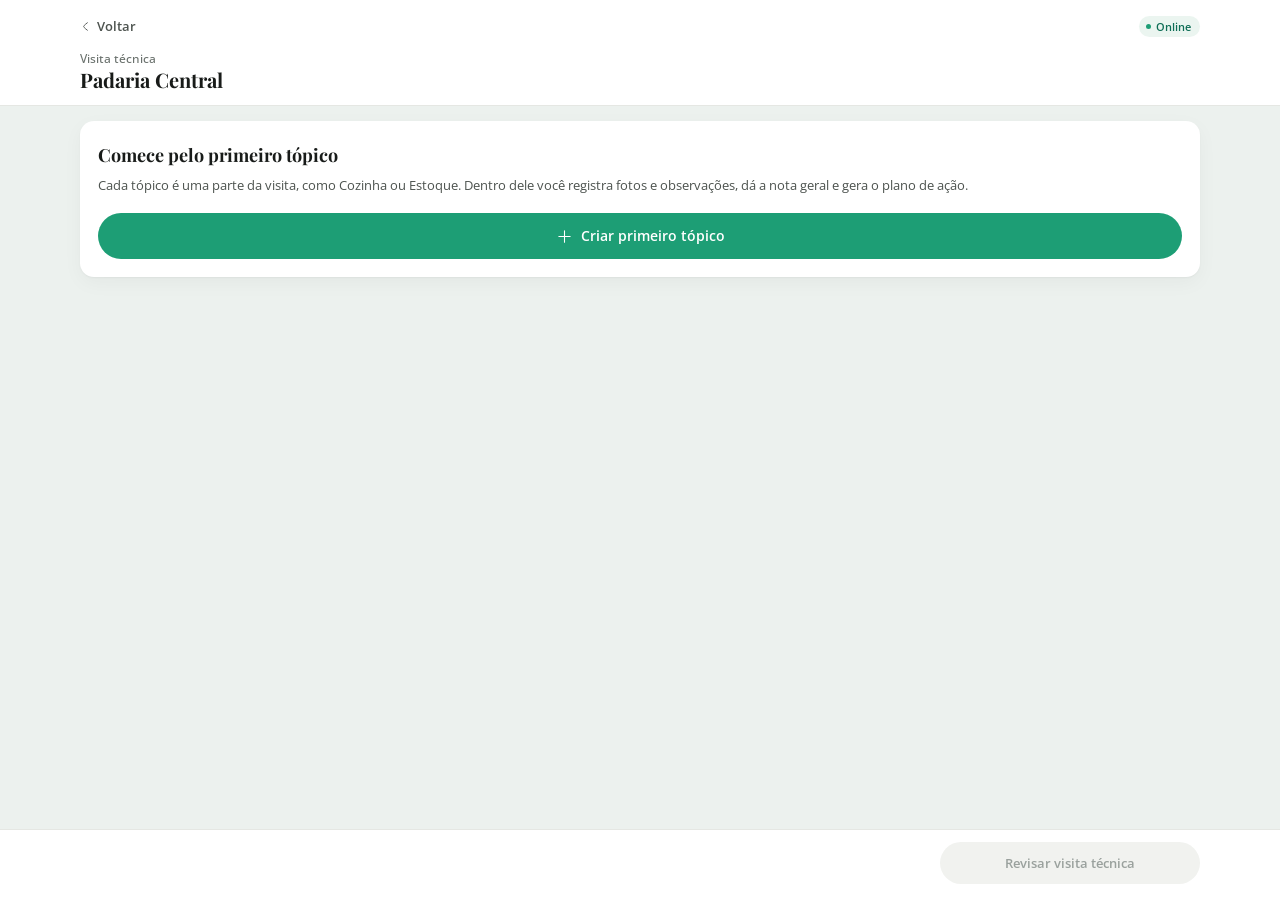
<file: visita-tecnica.html>
<!DOCTYPE html>
<html lang="pt-BR">
<head>
<meta charset="UTF-8">
<meta name="viewport" content="width=device-width, initial-scale=1, viewport-fit=cover">
<script>
/* iOS: evita o zoom automático ao tocar num campo de texto, sem mudar o tamanho das fontes.
   No iOS o "maximum-scale=1" só bloqueia esse zoom do foco; o zoom com dois dedos continua funcionando.
   Fora do iOS nada muda, para não atrapalhar quem precisa ampliar a tela. */
(function(){
  var ios = /iPad|iPhone|iPod/.test(navigator.userAgent) || (navigator.platform === 'MacIntel' && navigator.maxTouchPoints > 1);
  if (!ios) return;
  var m = document.querySelector('meta[name="viewport"]');
  if (m) m.setAttribute('content', 'width=device-width, initial-scale=1, maximum-scale=1, viewport-fit=cover');
})();
</script>
<meta name="color-scheme" content="light">
<title>Visita técnica — Tópicos</title>
<link rel="preconnect" href="https://fonts.googleapis.com">
<link rel="preconnect" href="https://fonts.gstatic.com" crossorigin>
<link href="https://fonts.googleapis.com/css2?family=Open+Sans:wght@400;500;600;700&family=Playfair+Display:wght@500;600;700&display=swap" rel="stylesheet">
<style>
  :root{
    --green-900:#0F6E56; --green-700:#1D9E75; --green-600:#1D9E75; --green-100:#e3f2ec; --green-50:#f5f5f5; --green-soft:#EAF2EF;
    --red-700:#b3352f; --red-50:#fdf2f1;
    --ink-900:#181b19; --ink-700:#4d534f; --ink-500:#7c8480; --ink-300:#c7ccc8;
    --line:#e7e8e4; --paper:#f5f5f5; --card:#ffffff;
    --radius-lg:18px; --radius-md:12px; --radius-sm:9px;
    --shadow-card:0 1px 2px rgba(24,27,25,0.05), 0 1px 1px rgba(24,27,25,0.03);
    --serif:'Playfair Display',Georgia,'Times New Roman',serif;
    --sans:'Open Sans',system-ui,-apple-system,'Segoe UI',Roboto,sans-serif;
    box-sizing:border-box;
  }
  *,*::before,*::after{box-sizing:border-box;}
  html,body{height:100%;margin:0;}
  html{-webkit-text-size-adjust:100%;text-size-adjust:100%;touch-action:manipulation;}
  body{background:#ffffff;font-family:var(--sans);color:var(--ink-900);display:flex;justify-content:center;-webkit-font-smoothing:antialiased;}
  button{font-family:var(--sans);cursor:pointer;color:inherit;}
  button:disabled{cursor:not-allowed;}
  input,textarea{font-family:var(--sans);}
  svg.icon{display:block;flex-shrink:0;}
  :focus-visible{outline:2px solid var(--green-700);outline-offset:2px;}

  .app{width:100%;max-width:430px;height:100%;background:var(--paper);display:flex;flex-direction:column;position:relative;overflow:hidden;}
  #screen{flex:1;min-height:0;display:flex;flex-direction:column;position:relative;}

  /* ---------- header ---------- */
  .header{position:absolute;top:0;left:0;right:0;z-index:12;background:var(--card);padding:calc(env(safe-area-inset-top,0px) + 12px) 16px 12px;border-bottom:1px solid var(--line);transform:translateY(0);transition:transform .25s ease;}
  .header.hidden{transform:translateY(-100%);}
  .header-top{display:flex;align-items:center;justify-content:space-between;}
  .back{display:flex;align-items:center;gap:4px;font-size:13px;font-weight:600;color:var(--ink-900);border:none;background:none;padding:6px 6px 6px 0;margin-left:-2px;}
  .status{display:flex;align-items:center;gap:5px;background:var(--green-soft);padding:3px 9px 3px 7px;border-radius:100px;font-size:11px;font-weight:600;color:var(--green-900);}
  .dot{width:5px;height:5px;border-radius:50%;background:var(--green-600);}
    .header-meta{font-size:11px;color:var(--ink-500);margin:10px 0 1px;font-weight:500;}
  .header-client{font-family:var(--serif);font-size:16px;font-weight:600;margin:0;}

  /* ---------- body / footer ---------- */
  .body{flex:1;min-height:0;overflow-y:auto;padding:16px 16px 28px;-webkit-overflow-scrolling:touch;}
  .footer{flex-shrink:0;padding:12px 16px calc(env(safe-area-inset-bottom,0px) + 16px);background:var(--paper);}
  .primary-btn{width:100%;padding:15px;border:none;border-radius:12px;background:var(--green-900);color:#fff;font-size:15px;font-weight:700;display:flex;align-items:center;justify-content:center;gap:8px;}
  .primary-btn:disabled{background:#b9d6cc;color:#fff;}

  /* ---------- list: empty ---------- */
  .start-card{background:var(--card);border-radius:var(--radius-lg);box-shadow:var(--shadow-card);padding:22px 18px 18px;}
  .start-card h2{font-family:var(--serif);font-size:18px;font-weight:600;margin:0 0 8px;}
  .start-card p{font-size:13px;line-height:1.55;color:var(--ink-700);margin:0 0 18px;}
  .green-btn{width:100%;padding:14px;border:none;border-radius:12px;background:var(--green-700);color:#fff;font-size:14px;font-weight:700;display:flex;align-items:center;justify-content:center;gap:8px;}

  /* ---------- list: topics ---------- */
  .section-title{font-size:16px;font-weight:600;margin:4px 0 14px;}
  .t-card{width:100%;text-align:left;border:none;cursor:pointer;background:var(--card);border-radius:var(--radius-lg);box-shadow:var(--shadow-card);padding:16px;margin-bottom:12px;display:flex;flex-direction:column;gap:12px;}
  .t-card:active{background:#fbfbfb;}
  .t-card-top{display:flex;align-items:flex-start;justify-content:space-between;gap:12px;}
  .t-card-name{font-size:15px;font-weight:600;margin:0;line-height:1.3;}
  .t-card-sub{font-size:12.5px;color:var(--ink-500);margin:4px 0 0;}
  .t-grade{border:none;min-width:48px;justify-content:center;flex-shrink:0;background:var(--green-700);color:#fff;border-radius:10px;padding:8px 10px;display:flex;align-items:baseline;gap:2px;}
  .t-grade b{font-family:var(--serif);font-size:20px;font-weight:600;line-height:1;}
  .t-grade small{font-size:10px;opacity:.85;}
  .t-grade.empty{background:#EFEFEF;color:var(--ink-500);}
  .t-card-bottom{display:flex;align-items:center;justify-content:space-between;gap:8px;min-height:30px;}
  .pill{font-size:11.5px;font-weight:600;color:var(--green-900);background:var(--green-soft);padding:5px 10px;border-radius:100px;}
  .chev-circle{width:30px;height:30px;border-radius:50%;border:1px solid var(--line);display:flex;align-items:center;justify-content:center;color:var(--ink-700);flex-shrink:0;}
  .add-topic{width:100%;padding:14px;border:1.5px dashed var(--green-600);border-radius:var(--radius-lg);background:transparent;color:var(--green-900);font-size:14px;font-weight:700;display:flex;align-items:center;justify-content:center;gap:7px;}

  /* ---------- topic screen ---------- */
  .t-head{display:flex;align-items:center;justify-content:space-between;gap:12px;margin-bottom:14px;}
  .t-title{font-size:17px;font-weight:600;margin:0;line-height:1.3;}
  .t-sub{font-size:11.5px;color:var(--ink-500);margin:3px 0 0;}
  .menu-wrap{position:relative;flex-shrink:0;}
  .edit-btn{display:flex;align-items:center;gap:5px;border:1px solid var(--line);background:var(--card);border-radius:10px;padding:9px 12px;font-size:13px;font-weight:600;color:var(--ink-900);}
  .popover{position:absolute;right:0;top:calc(100% + 6px);z-index:15;background:var(--card);border-radius:12px;box-shadow:0 8px 28px rgba(24,27,25,0.16);padding:6px;min-width:190px;animation:pop .14s ease-out;}
  @keyframes pop{from{opacity:0;transform:translateY(-4px);}to{opacity:1;transform:none;}}
  .popover button{display:block;width:100%;text-align:left;border:none;background:none;padding:12px 14px;font-size:14px;border-radius:8px;}
  .popover button:active{background:var(--green-50);}
  .popover button + button{border-top:1px solid var(--line);border-radius:0 0 8px 8px;}
  .popover .danger{color:var(--red-700);}
  .scrim-clear{position:absolute;inset:0;z-index:14;}

  .composer{position:relative;}
  textarea.obs-input{width:100%;min-height:96px;resize:none;border:1px solid transparent;border-radius:var(--radius-md);padding:14px 16px 54px;font-size:14px;line-height:1.5;color:var(--ink-900);background:var(--card);box-shadow:var(--shadow-card);display:block;}
  textarea.obs-input::placeholder{color:var(--ink-500);}
  textarea.obs-input:focus{outline:none;border-color:var(--green-600);}
  .mic-btn{position:absolute;right:12px;bottom:12px;width:36px;height:36px;border-radius:50%;border:none;background:#EFEFEF;color:var(--ink-700);display:flex;align-items:center;justify-content:center;}
  .mic-btn.recording{background:var(--green-600);color:#fff;animation:pulse 1.1s ease-in-out infinite;}
  @keyframes pulse{0%,100%{box-shadow:0 0 0 0 rgba(29,158,117,.35);}50%{box-shadow:0 0 0 7px rgba(29,158,117,0);}}
  .listening{font-size:12px;color:var(--green-600);margin:8px 2px 0;display:flex;align-items:center;gap:5px;}
  .listening i{width:5px;height:5px;border-radius:50%;background:var(--green-600);animation:blink 1s infinite ease-in-out;}
  @keyframes blink{0%,100%{opacity:.3;}50%{opacity:1;}}

  .staged{display:flex;flex-wrap:wrap;gap:8px;margin-top:10px;}
  .staged div{position:relative;width:84px;height:84px;border-radius:12px;overflow:hidden;}
  .staged img{width:100%;height:100%;object-fit:cover;display:block;}
  .staged button{position:absolute;top:5px;right:5px;width:22px;height:22px;border-radius:50%;border:none;background:rgba(15,20,18,0.75);color:#fff;display:flex;align-items:center;justify-content:center;padding:0;}
  .c-row{display:flex;gap:8px;margin-top:10px;}
  .cam-btn{width:44px;height:44px;border-radius:12px;border:1px solid var(--line);background:var(--card);color:var(--ink-900);display:flex;align-items:center;justify-content:center;flex-shrink:0;}
  .save-btn{flex:1;height:44px;border:none;border-radius:12px;background:var(--green-700);color:#fff;font-size:14px;font-weight:700;}
.save-btn:disabled{background:#b9d6cc;color:#fff;}
  .edit-banner{display:flex;align-items:center;justify-content:space-between;margin:0 2px 8px;font-size:12.5px;font-weight:600;color:var(--green-900);}
  .edit-banner button{border:none;background:none;color:var(--ink-500);font-size:12.5px;font-weight:600;padding:8px 0;margin:-8px 0;}
  .field-err{font-size:12.5px;color:var(--red-700);margin:8px 2px 0;}

  .acts{display:flex;flex-direction:column;gap:10px;margin-top:18px;}
  .act-card{background:var(--card);border-radius:var(--radius-md);box-shadow:var(--shadow-card);overflow:hidden;}
  .act-row{width:100%;display:flex;align-items:center;gap:12px;padding:14px;border:none;background:none;text-align:left;}
  .act-icon{width:28px;display:flex;justify-content:center;color:var(--ink-700);flex-shrink:0;}
  .act-num{width:28px;height:28px;border-radius:8px;background:var(--green-700);color:#fff;display:flex;align-items:center;justify-content:center;font-size:13px;font-weight:700;flex-shrink:0;}
  .act-text{flex:1;min-width:0;}
  .act-title{font-size:13.5px;font-weight:600;margin:0;}
  .act-sub{font-size:11.5px;color:var(--ink-500);margin:2px 0 0;}
  .act-plus{width:32px;height:32px;border-radius:9px;border:1px solid var(--line);display:flex;align-items:center;justify-content:center;color:var(--green-700);flex-shrink:0;}
  .act-chev{color:var(--ink-500);flex-shrink:0;display:flex;}
  .act-row:disabled .act-title{color:var(--ink-500);}
  .act-row:disabled .act-icon{color:var(--ink-300);}
  .act-row:disabled .act-plus{color:var(--ink-300);}

  .grade-body{padding:4px 14px 14px;}
  .grade-hint{font-size:12.5px;color:var(--ink-700);margin:0 0 12px;}
  .grade-grid{display:grid;grid-template-columns:repeat(6,minmax(0,1fr));gap:8px;}
  .grade-grid button{height:42px;border-radius:10px;border:1px solid var(--line);background:var(--card);font-size:14px;font-weight:600;color:var(--ink-900);}
  .grade-grid button.selected{background:var(--green-900);border-color:var(--green-900);color:#fff;}
  .grade-foot{margin-top:14px;padding-top:12px;border-top:1px solid var(--line);display:flex;justify-content:flex-end;}
  .remove-grade{border:none;background:none;color:var(--red-700);font-size:13px;font-weight:600;padding:6px 0;}

  .section-divider{border:none;height:1px;background:#dcded9;margin:26px 0 0;}
  .items-label{font-size:13px;font-weight:600;margin:20px 0 4px;}
  .ap{padding:12px 0 14px;border-bottom:1px solid var(--line);}
  .ap-text{font-size:14px;line-height:1.5;margin:0;white-space:pre-wrap;}
  .ap-photos{display:flex;flex-wrap:wrap;gap:6px;margin-top:10px;}
  .ap-photos:first-child{margin-top:0;}
  .ap-photos button{width:52px;height:52px;border-radius:9px;overflow:hidden;border:none;padding:0;background:var(--line);}
  .ap-photos img{width:100%;height:100%;object-fit:cover;display:block;}
  .ap-meta{display:flex;align-items:center;justify-content:space-between;margin-top:10px;font-size:11.5px;color:var(--ink-700);}
  .ap-actions{display:flex;gap:16px;}
  .ap-actions button{border:none;background:none;font-size:12px;color:var(--ink-500);padding:8px 2px;margin:-8px 0;}
  .missing{width:100%;display:flex;align-items:center;gap:8px;text-align:left;padding:10px 12px;border-radius:10px;border:1.5px dashed var(--green-600);background:var(--green-soft);font-size:13px;color:var(--ink-900);}
  .missing b{color:var(--green-900);}
  .edit-box textarea{width:100%;min-height:84px;resize:vertical;border:1px solid var(--green-600);border-radius:var(--radius-md);padding:12px 14px;font-size:14px;line-height:1.5;background:#fff;}
  .edit-box textarea:focus{outline:none;}
  .edit-actions{display:flex;gap:8px;margin-top:8px;}
  .edit-actions button{flex:1;padding:11px;border-radius:var(--radius-sm);font-size:13.5px;font-weight:700;border:1px solid var(--line);background:#fff;color:var(--ink-700);}
  .edit-actions .ok{border:none;background:var(--green-700);color:#fff;}

  /* ---------- visita anterior ---------- */
  .prev-note{display:flex;gap:10px;align-items:flex-start;background:var(--green-soft);border-radius:var(--radius-md);padding:12px 14px;margin:0 0 16px;font-size:12.5px;line-height:1.5;color:var(--ink-700);}
  .prev-note svg{color:var(--green-900);margin-top:1px;}
  .t-card-prev{font-size:11.5px;color:var(--ink-500);margin:6px 0 0;display:flex;align-items:center;gap:5px;}
  .prev-card{border:1px solid var(--line);border-radius:var(--radius-md);background:#fff;margin:0 0 14px;overflow:hidden;}
  .prev-row{width:100%;display:flex;align-items:center;gap:10px;padding:12px 14px;border:none;background:none;text-align:left;}
  .prev-row .act-icon{color:var(--ink-500);}
  .prev-title{font-size:13px;font-weight:600;margin:0;color:var(--ink-700);}
  .prev-sub{font-size:11.5px;color:var(--ink-500);margin:2px 0 0;}
  .prev-grade{font-size:11.5px;font-weight:700;color:var(--ink-700);background:#EFEFEF;border-radius:8px;padding:4px 8px;flex-shrink:0;}
  .prev-body{padding:0 14px 14px;}
  .prev-item{padding:10px 0;border-top:1px solid var(--line);}
  .prev-item p{margin:0;font-size:13px;line-height:1.5;color:var(--ink-700);}
  .prev-item .ap-photos button{width:44px;height:44px;}
  .prev-plan{margin-top:6px;padding:12px 0 0;border-top:1px solid var(--line);}
  .prev-plan-label{font-size:12.5px;font-weight:700;color:var(--ink-700);margin:0;}
  .prev-plan p{margin:10px 0 0;font-size:12px;line-height:1.5;color:var(--ink-700);}
  .prev-plan .prev-plan-label{margin:0;}
  .prev-plan b{color:var(--ink-900);font-weight:600;}
  .prev-empty{font-size:12.5px;color:var(--ink-500);padding:10px 0 0;border-top:1px solid var(--line);margin:0;}

  /* ---------- plano de ação (mecanismo antigo) ---------- */
  .plan-loading{display:flex;align-items:center;gap:9px;padding:14px 16px;background:#fff;border-radius:var(--radius-md);box-shadow:var(--shadow-card);}
  .plan-loading .spinner{width:15px;height:15px;flex-shrink:0;border-radius:50%;border:2px solid var(--green-100);border-top-color:var(--green-600);animation:spin .8s linear infinite;}
  .plan-loading .sparkle{display:flex;color:var(--green-600);}
  .plan-loading span{font-size:13.5px;font-weight:600;color:var(--green-900);}
  @keyframes spin{to{transform:rotate(360deg);}}
  .plan-chip{display:flex;align-items:center;justify-content:space-between;gap:10px;width:100%;padding:12px 14px;border:none;border-radius:var(--radius-md);background:var(--card);box-shadow:var(--shadow-card);text-align:left;}
  .plan-chip-left{display:flex;align-items:center;gap:10px;min-width:0;}
  .plan-chip-icon,.plan-summary-icon{width:34px;height:34px;border-radius:10px;background:var(--green-700);color:#fff;display:flex;align-items:center;justify-content:center;flex-shrink:0;}
  .plan-chip-text{font-size:13.5px;font-weight:700;margin:0;}
  .plan-chip-sub{font-size:12px;color:var(--ink-500);margin:1px 0 0;}
  .plan-summary{display:flex;align-items:center;gap:10px;background:var(--card);border-radius:var(--radius-md);box-shadow:var(--shadow-card);padding:12px 14px;}
  .plan-summary-text{flex:1;min-width:0;}
  .plan-summary-title{font-size:13.5px;font-weight:700;margin:0;}
  .plan-summary-desc{font-size:12px;color:var(--ink-500);font-style:italic;margin:2px 0 0;overflow:hidden;text-overflow:ellipsis;white-space:nowrap;}
  .plan-edit-link{border:none;background:transparent;color:var(--green-700);font-size:13px;font-weight:700;padding:8px 4px;flex-shrink:0;}

  .sheet-overlay{position:absolute;inset:0;background:rgba(10,20,15,0.45);display:flex;align-items:flex-end;z-index:30;}
  .sheet-panel{background:var(--card);width:100%;max-height:86%;border-radius:20px 20px 0 0;display:flex;flex-direction:column;box-shadow:0 -6px 28px rgba(0,0,0,0.18);animation:sheet-up .22s ease-out;overflow:hidden;}
  @keyframes sheet-up{from{transform:translateY(28px);opacity:.5;}to{transform:none;opacity:1;}}
  .sheet-handle{width:36px;height:4px;background:rgba(255,255,255,0.4);border-radius:2px;margin:0 auto 12px;}
  .sheet-header{display:flex;flex-direction:column;padding:10px 16px 16px;background:var(--green-900);flex-shrink:0;}
  .sheet-header-row{display:flex;align-items:flex-start;justify-content:space-between;}
  .sheet-title-wrap{display:flex;align-items:center;gap:10px;min-width:0;}
  .sheet-title{font-family:var(--serif);font-weight:600;font-size:16px;color:#fff;}
  .sheet-icon-box{display:flex;color:#fff;}
  .sheet-topic-sub{font-size:12px;color:rgba(255,255,255,0.78);margin:4px 0 0;}
  .sheet-close{border:none;background:rgba(255,255,255,0.18);color:#fff;width:32px;height:32px;border-radius:50%;display:flex;align-items:center;justify-content:center;flex-shrink:0;}
  .sheet-back-row{padding:10px 16px 0;}
  .step-content{animation:step-fade-in .28s ease;}
  @keyframes step-fade-in{from{opacity:0;transform:translateX(10px);}to{opacity:1;transform:none;}}
  .step-back-link{display:flex;align-items:center;gap:4px;border:none;background:transparent;color:var(--ink-700);font-size:13px;font-weight:600;padding:11px 4px;}
  .sheet-body{padding:16px;overflow-y:auto;}
  .sheet-footer{padding:12px 16px calc(env(safe-area-inset-bottom,0px) + 12px);border-top:1px solid var(--line);flex-shrink:0;background:var(--card);}
  .sheet-loading{display:flex;flex-direction:column;align-items:center;gap:14px;padding:36px 20px 24px;text-align:center;}
  .spinner-lg{width:28px;height:28px;border-radius:50%;border:3px solid var(--green-100);border-top-color:var(--green-600);animation:spin .8s linear infinite;}
  .sheet-loading p{font-size:13.5px;color:var(--ink-700);margin:0;line-height:1.5;}
  .plan-field{margin-bottom:16px;}
  .plan-label{display:block;font-size:12.5px;font-weight:600;color:var(--ink-700);margin-bottom:6px;}
  .plan-field-label-row{display:flex;align-items:center;justify-content:space-between;gap:8px;margin-bottom:6px;}
  .plan-field-label-row .plan-label{margin-bottom:0;}
  .plan-ai-badge{display:inline-flex;align-items:center;gap:4px;font-size:10px;font-weight:600;color:var(--green-700);background:var(--green-50);padding:5px 11px;border-radius:100px;white-space:nowrap;}
  .plan-ai-badge.edited{color:var(--ink-500);background:#EFEFEF;}
  textarea.plan-input{width:100%;min-height:96px;resize:vertical;border:1px solid var(--line);border-radius:var(--radius-md);padding:12px 14px;font-size:14px;line-height:1.6;color:var(--ink-900);background:#fff;}
  textarea.plan-input.ai-suggested{background:var(--green-50);}
  textarea.plan-input:focus{outline:none;border-color:var(--green-600);}
  .plan-restore{display:inline-flex;align-items:center;gap:5px;border:none;background:transparent;color:var(--green-700);font-size:12.5px;font-weight:700;padding:0;margin:-8px 0 16px;}
  .plan-dates{display:flex;flex-direction:column;gap:12px;margin-bottom:2px;}
  .plan-select-wrap{position:relative;}
  .plan-select{width:100%;appearance:none;-webkit-appearance:none;-moz-appearance:none;border:1px solid var(--line);border-radius:14px;background:#fff;padding:14px 42px 14px 16px;font-family:var(--sans);font-size:14px;color:var(--ink-900);font-weight:500;cursor:pointer;}
  .plan-select:required:invalid{color:var(--ink-500);}
  .plan-select:focus{outline:none;border-color:var(--green-600);}
  .plan-select-chevron{position:absolute;right:14px;top:50%;transform:translateY(-50%);pointer-events:none;color:var(--ink-700);display:flex;}
  .date-input-wrap{position:relative;}
  input.date-input{width:100%;height:44px;border:1px solid var(--line);border-radius:var(--radius-sm);padding:0 40px 0 12px;background:#fff;font-size:14px;color:var(--ink-900);}
  input.date-input:focus{outline:none;border-color:var(--green-600);}
  .date-input-wrap svg{position:absolute;right:12px;top:50%;transform:translateY(-50%);color:var(--ink-500);pointer-events:none;}
  .plan-warning{font-size:12px;color:var(--red-700);margin:10px 0 0;}
  .plan-btn{width:100%;padding:12px;border-radius:var(--radius-sm);font-size:13.5px;font-weight:700;border:1px solid var(--line);background:#fff;color:var(--ink-700);}
  .plan-btn.plan-confirm{border:none;background:var(--green-600);color:#fff;}
  .plan-btn:disabled{opacity:.45;}
  .plan-actions-row{display:flex;align-items:center;gap:10px;}
  .plan-actions-row .plan-btn{flex:1;}
  .plan-btn.plan-delete{display:flex;align-items:center;justify-content:center;gap:6px;border:1px solid var(--red-700);color:var(--red-700);background:transparent;}

  /* ---------- sheet: nome do tópico ---------- */
  .name-sheet{background:var(--card);width:100%;border-radius:20px 20px 0 0;padding:20px 16px calc(env(safe-area-inset-bottom,0px) + 20px);animation:sheet-up .22s ease-out;}
  .name-head{display:flex;align-items:center;justify-content:space-between;margin-bottom:16px;}
  .name-head h3{font-family:var(--serif);font-size:18px;font-weight:600;margin:0;}
  .round-close{width:30px;height:30px;border-radius:50%;border:none;background:#EFEFEF;color:var(--ink-700);display:flex;align-items:center;justify-content:center;}
  .name-input{width:100%;height:48px;border:1px solid var(--line);border-radius:10px;padding:0 14px;font-size:15px;color:var(--ink-900);background:#fff;}
  .name-input:focus{outline:none;border-color:var(--green-600);}
  .name-input.err{border-color:var(--red-700);}
  .name-sheet .primary-btn{margin-top:16px;}
  .grade-sheet-sub{font-size:12.5px;color:var(--ink-500);margin:3px 0 0;}

  /* ---------- modal / viewer / toast ---------- */
  .modal-overlay{position:absolute;inset:0;background:rgba(10,20,15,0.45);display:flex;align-items:center;justify-content:center;padding:20px;z-index:40;}
  .modal-card{background:var(--card);border-radius:var(--radius-lg);padding:20px;width:100%;max-width:320px;}
  .modal-title{font-family:var(--serif);font-size:16px;font-weight:700;margin:0 0 8px;}
  .modal-text{font-size:13.5px;color:var(--ink-700);line-height:1.5;margin:0 0 18px;}
  .modal-actions{display:flex;gap:10px;}
  .modal-actions button{flex:1;padding:11px;border-radius:var(--radius-sm);font-size:13.5px;font-weight:700;border:1px solid var(--line);background:#fff;color:var(--ink-700);}
  .modal-actions .btn-danger{border:none;background:var(--red-700);color:#fff;}
  .viewer{position:absolute;inset:0;z-index:50;background:rgba(0,0,0,.92);display:flex;align-items:center;justify-content:center;padding:16px;}
  .viewer img{max-width:100%;max-height:100%;border-radius:8px;}
  .viewer button{position:absolute;top:calc(env(safe-area-inset-top,0px) + 12px);right:12px;width:40px;height:40px;border-radius:50%;border:none;background:rgba(255,255,255,.18);color:#fff;display:flex;align-items:center;justify-content:center;}
  .toast{position:absolute;left:16px;right:16px;bottom:calc(env(safe-area-inset-bottom,0px) + 90px);z-index:60;background:var(--ink-900);color:#fff;font-size:13.5px;padding:13px 16px;border-radius:12px;animation:sheet-up .2s ease-out;}

  /* =====================================================================
     REVISÃO DA VISITA TÉCNICA (mesmo padrão visual da revisão do checklist)
     ===================================================================== */
  .review-overlay{position:absolute;inset:0;z-index:20;background:var(--paper);display:flex;flex-direction:column;}
  .review-header{position:absolute;top:0;left:0;right:0;z-index:5;background:var(--green-900);padding:calc(env(safe-area-inset-top,0px) + 12px) 16px 14px;transform:translateY(0);transition:transform .25s ease;}
  .review-header.hidden,.report-topbar.hidden{transform:translateY(-100%);}
  .review-header-top{display:flex;align-items:center;gap:8px;margin-bottom:10px;}
  .review-back{display:flex;align-items:center;gap:4px;border:none;background:transparent;color:rgba(255,255,255,0.85);font-size:13px;font-weight:600;padding:4px 4px 4px 0;}
  .review-title{font-family:var(--serif);font-size:17px;font-weight:600;color:#fff;margin:0;}
  .review-stats{display:flex;gap:8px;flex-wrap:nowrap;margin-top:8px;overflow-x:auto;scrollbar-width:none;}
  .review-stats::-webkit-scrollbar{display:none;}
  .review-stat{background:rgba(255,255,255,0.16);color:#fff;font-size:11px;font-weight:600;padding:4px 9px;border-radius:100px;flex-shrink:0;white-space:nowrap;}
  .review-body{flex:1;min-height:0;overflow-y:auto;padding:16px;-webkit-overflow-scrolling:touch;}
  .category-header{display:flex;align-items:center;gap:8px;font-family:var(--serif);font-size:15px;font-weight:600;color:#fff;margin:32px 0 14px;padding:10px 12px;background:var(--green-900);}
  .category-header:first-child{margin-top:4px;}
  .category-header .cat-grade{margin-left:auto;font-family:var(--sans);font-size:11.5px;font-weight:700;background:rgba(255,255,255,.18);padding:3px 9px;border-radius:100px;white-space:nowrap;}
  .review-card{background:var(--card);border-radius:var(--radius-lg);box-shadow:var(--shadow-card);padding:16px 18px;margin-bottom:12px;cursor:pointer;}
  .review-card:active{box-shadow:none;}
  .review-ap-text{font-size:13.5px;font-weight:500;line-height:1.5;margin:0;}
  .review-photo-row{display:flex;gap:6px;flex-wrap:wrap;}
  .review-ap-text + .review-photo-row{margin-top:10px;}
  .review-photo-thumb{width:52px;height:52px;border-radius:8px;background-size:cover;background-position:center;flex-shrink:0;}
  .review-time{font-size:11px;color:var(--ink-500);margin:8px 0 0;}
  .review-empty-topic{font-size:12.5px;color:var(--ink-500);margin:0 0 12px;padding:0 2px;}
  .review-plan-missing{margin:0 0 12px;padding:10px 12px;background:#EFEFEF;border-radius:var(--radius-sm);font-size:12.5px;color:var(--ink-700);}
  .review-block .plan-summary{margin-bottom:12px;}
  .review-excluded{display:flex;gap:10px;align-items:flex-start;background:var(--card);border-radius:var(--radius-md);box-shadow:var(--shadow-card);padding:12px 14px;margin:0 0 8px;font-size:12.5px;line-height:1.5;color:var(--ink-700);}
  .review-excluded svg{color:var(--ink-500);margin-top:1px;}
  .review-section-label{font-size:13px;font-weight:600;margin:32px 0 10px;}
  .notes-card{background:var(--card);border-radius:var(--radius-lg);box-shadow:var(--shadow-card);padding:16px;}
  .notes-card p{font-size:12.5px;color:var(--ink-500);margin:0 0 10px;line-height:1.5;}
  textarea.notes-input{width:100%;min-height:110px;resize:vertical;border:1px solid var(--line);border-radius:var(--radius-md);padding:12px 14px;font-size:14px;line-height:1.5;color:var(--ink-900);background:#fff;}
  textarea.notes-input:focus{outline:none;border-color:var(--green-600);}
  .template-card{width:100%;text-align:left;border:none;display:flex;align-items:flex-start;gap:12px;background:var(--card);border-radius:var(--radius-lg);box-shadow:var(--shadow-card);padding:14px 16px;margin-top:12px;}
  .tc-check{width:22px;height:22px;border-radius:6px;border:1.5px solid var(--ink-300);background:#fff;display:flex;align-items:center;justify-content:center;flex-shrink:0;margin-top:1px;}
  .tc-check.on{background:var(--green-700);border-color:var(--green-700);}
  .template-card .tc-icon{width:36px;height:36px;border-radius:10px;border:1.5px dashed var(--ink-300);color:var(--ink-500);display:flex;align-items:center;justify-content:center;flex-shrink:0;}
  .template-card .tc-text{flex:1;min-width:0;}
  .template-card .tc-title{font-size:13.5px;font-weight:700;margin:0;}
  .template-card .tc-desc{font-size:12px;color:var(--ink-500);margin:2px 0 0;line-height:1.4;}
  .template-card button{border:1px solid var(--line);background:#fff;border-radius:var(--radius-sm);padding:9px 12px;font-size:12.5px;font-weight:700;color:var(--green-900);flex-shrink:0;display:flex;align-items:center;gap:5px;}
  .template-card button:disabled{color:var(--green-700);border-color:transparent;background:var(--green-soft);cursor:default;}
  .review-footer{padding:12px 16px calc(env(safe-area-inset-bottom,0px) + 14px);border-top:1px solid var(--line);background:var(--card);flex-shrink:0;}
  .review-generate-btn{width:100%;padding:15px;border:none;border-radius:12px;background:var(--green-700);color:#fff;font-size:15px;font-weight:700;display:flex;align-items:center;justify-content:center;gap:8px;}

  /* ---------- aviso de tópicos sem apontamentos / confirmação de finalizar ---------- */
  .pending-overlay{position:absolute;inset:0;background:rgba(10,20,15,0.45);display:flex;align-items:flex-end;justify-content:center;z-index:50;}
  .pending-card{background:var(--card);width:100%;border-radius:22px 22px 0 0;padding:20px 20px calc(env(safe-area-inset-bottom,0px) + 20px);box-shadow:0 -6px 28px rgba(0,0,0,0.18);animation:sheet-up .22s ease-out;}
  .pending-list-wrap{max-height:180px;overflow-y:auto;margin:0 0 16px;border:1px solid var(--line);border-radius:var(--radius-sm);}
  .pending-list-item{padding:10px 12px;border-bottom:1px solid var(--line);font-size:13px;font-weight:600;color:var(--ink-900);}
  .pending-list-item:last-child{border-bottom:none;}
  .pending-actions{display:flex;flex-direction:column;gap:8px;}
  .pending-actions button{width:100%;padding:13px;border-radius:var(--radius-sm);font-size:13.5px;font-weight:700;display:flex;align-items:center;justify-content:center;gap:6px;}
  .pending-fill-btn{border:1px solid var(--line);background:transparent;color:var(--ink-700);}
  .pending-go-btn{border:none;background:var(--green-700);color:#fff;}

  /* ---------- prévia do relatório ---------- */
  .report-shell{position:absolute;inset:0;z-index:30;background:#eeeeec;display:flex;flex-direction:column;}
  .report-topbar{position:absolute;top:0;left:0;right:0;z-index:5;background:var(--green-900);padding:calc(env(safe-area-inset-top,0px) + 12px) 16px 14px;transform:translateY(0);transition:transform .25s ease;}
  .report-topbar-title{font-family:var(--serif);font-size:17px;font-weight:600;color:#fff;margin:0;}
  .report-pages{flex:1;min-height:0;overflow-y:auto;-webkit-overflow-scrolling:touch;padding:20px 12px 40px;}
  .report-bottombar{flex-shrink:0;padding:12px 16px calc(env(safe-area-inset-bottom,0px) + 14px);background:#fff;border-top:1px solid #e4e6e2;}
  .report-bottombar button{width:100%;padding:14px;border-radius:12px;font-size:14px;font-weight:700;border:none;display:flex;align-items:center;justify-content:center;gap:8px;background:var(--green-700);color:#fff;}
  .report-loading{flex:1;display:flex;flex-direction:column;align-items:center;justify-content:center;gap:14px;text-align:center;}
  .report-loading p{font-size:13.5px;color:var(--ink-700);margin:0;}
  .report-sig-card{width:100%;max-width:400px;margin:0 auto;background:#fff;border-radius:16px;padding:20px 18px;box-shadow:0 1px 3px rgba(0,0,0,0.08);}
  .report-sig-card-title{font-family:var(--serif);font-size:15px;font-weight:600;margin:0 0 4px;}
  .report-sig-card-sub{font-size:11.5px;color:#7c8480;margin:0 0 18px;line-height:1.5;}
  .r-sig-input{width:100%;border:1px solid #e4e6e2;border-radius:9px;padding:10px 12px;font-size:13px;color:#181b19;margin-bottom:6px;}
  .r-sig-input:focus{outline:none;border-color:#1D9E75;}
  .r-sig-toggle-row{display:flex;gap:8px;margin-bottom:12px;}
  .r-sig-toggle-btn{flex:1;border:1px solid #e4e6e2;border-radius:9px;background:#fff;color:#4d534f;font-size:12px;font-weight:700;padding:9px;}
  .r-sig-toggle-btn.selected{border-color:#0F6E56;background:#0F6E56;color:#fff;}
  .r-page-toggle{position:absolute;top:16px;right:16px;display:flex;align-items:center;gap:6px;border:none;background:transparent;padding:0;z-index:2;}
  .r-page-toggle-box{width:20px;height:20px;border-radius:6px;border:1.5px solid #c7ccc8;background:#fff;display:flex;align-items:center;justify-content:center;}
  .r-page-toggle.checked .r-page-toggle-box{background:#1D9E75;border-color:#1D9E75;}
  .r-page-toggle-label{font-size:9.5px;font-weight:700;color:#4d534f;}
  .r-page-excluded{opacity:.42;}

  /* ---------- visita finalizada ---------- */
  .finalized-shell{position:absolute;inset:0;z-index:55;background:#fff;display:flex;flex-direction:column;align-items:center;justify-content:center;padding:32px 28px calc(env(safe-area-inset-bottom,0px) + 24px);text-align:center;}
  .finalized-icon{width:72px;height:72px;border-radius:50%;background:var(--green-soft);color:var(--green-700);display:flex;align-items:center;justify-content:center;margin-bottom:22px;}
  .finalized-title{font-family:var(--serif);font-size:21px;font-weight:600;margin:0 0 10px;}
  .finalized-text{font-size:13.5px;color:var(--ink-700);line-height:1.6;margin:0 0 32px;max-width:300px;}
  .finalized-actions{display:flex;flex-direction:column;gap:10px;width:100%;max-width:320px;}
  .finalized-actions button{width:100%;padding:15px;border-radius:12px;font-size:14.5px;font-weight:700;display:flex;align-items:center;justify-content:center;gap:6px;}
  .finalized-main{background:var(--green-900);color:#fff;border:none;}

  /* ---------- plano de ação anterior: status pendente / concluído ---------- */
  .pp-pill{font-size:11px;font-weight:700;padding:3px 9px;border-radius:100px;white-space:nowrap;flex-shrink:0;}
  .pp-pill.pendente{background:#FDF1DC;color:#9A5B00;}
  .pp-pill.concluido{background:#e3f2ec;color:#0F6E56;}
  .pp-label{font-size:12px;font-weight:600;color:#4d534f;margin:12px 0 0;}
  .pp-status{display:flex;gap:8px;margin-top:8px;}
  .pp-status button{flex:1;padding:10px;border-radius:9px;border:1px solid #e7e8e4;background:#fff;font-size:13px;font-weight:700;color:#4d534f;display:flex;align-items:center;justify-content:center;gap:6px;cursor:pointer;}
  .pp-status button.on.pendente{background:#FDF1DC;border-color:#FDF1DC;color:#9A5B00;}
  .pp-status button.on.concluido{background:#1D9E75;border-color:#1D9E75;color:#fff;}

  /* ---------- tópico: composer mais limpo ---------- */
  .composer-card{background:#fff;border:1px solid transparent;border-radius:16px;box-shadow:var(--shadow-card);padding:14px 14px 12px;}
  .composer-card:focus-within{border-color:var(--green-600);}
  .composer-card textarea{width:100%;border:none;outline:none;resize:none;min-height:64px;padding:0;background:transparent;font-size:14px;line-height:1.5;color:var(--ink-900);display:block;}
  .composer-card textarea::placeholder{color:var(--ink-500);}
  .cc-bar{display:flex;align-items:center;gap:8px;margin-top:12px;}
  .round-tool{width:40px;height:40px;border-radius:50%;border:none;background:#F1F1EF;color:var(--ink-700);display:flex;align-items:center;justify-content:center;flex-shrink:0;}
  .round-tool.recording{background:var(--green-600);color:#fff;animation:pulse 1.1s ease-in-out infinite;}
  .send-btn{margin-left:auto;height:40px;padding:0 16px;border:none;border-radius:100px;background:var(--green-900);color:#fff;font-size:14px;font-weight:700;display:flex;align-items:center;gap:6px;}
  .send-btn:disabled{background:#b9d6cc;}
  .composer-card .staged{margin-top:10px;}

  .ap-head{display:flex;align-items:center;justify-content:space-between;gap:10px;margin:26px 0 12px;}
  .ap-head h2{margin:0;font-size:15px;font-weight:700;display:flex;align-items:center;gap:8px;}
  .count{min-width:22px;height:22px;padding:0 7px;border-radius:100px;background:var(--green-soft);color:var(--green-900);font-size:11.5px;font-weight:700;display:inline-flex;align-items:center;justify-content:center;}
  .gen-btn{border:none;background:var(--green-soft);color:var(--green-900);border-radius:100px;padding:8px 14px;font-size:13px;font-weight:700;display:flex;align-items:center;gap:6px;flex-shrink:0;}
  .gen-btn:disabled{background:#EFEFEF;color:var(--ink-300);}
  .gen-btn .spin{width:13px;height:13px;border-radius:50%;border:2px solid var(--green-100);border-top-color:var(--green-700);animation:spin .8s linear infinite;}
  .ap-card{background:#fff;border:1px solid var(--line);border-radius:12px;padding:12px 14px;margin-bottom:8px;}
  .ap-card .ap-meta{margin-top:8px;}
  .ap-empty{font-size:12.5px;color:var(--ink-500);margin:0;padding:4px 2px;}
  .plan-slot{margin-bottom:10px;}

  /* ---------- finalizar tópico (nota opcional) ---------- */
  .finish-sheet{background:#fff;width:100%;border-radius:22px 22px 0 0;padding:10px 18px calc(env(safe-area-inset-bottom,0px) + 18px);animation:sheet-up .22s ease-out;}
  .finish-handle{width:40px;height:4px;border-radius:2px;background:#dcded9;margin:0 auto 16px;}
  .finish-sheet h3{margin:0;font-size:18px;font-weight:700;}
  .finish-sub{margin:4px 0 20px;font-size:12.5px;color:var(--ink-500);}
  .finish-label{display:flex;align-items:baseline;justify-content:space-between;margin:0 0 10px;}
  .finish-label b{font-size:14px;font-weight:700;}
  .finish-label span{font-size:12px;color:var(--ink-500);}
  .finish-note{margin:16px 0 0;padding:12px 14px;border-radius:12px;background:#FDF6E8;color:#7A5200;font-size:12.5px;line-height:1.5;}
  .finish-actions{display:flex;flex-direction:column;gap:8px;margin-top:18px;}
  .finish-actions button{width:100%;padding:14px;border-radius:12px;font-size:14.5px;font-weight:700;}
  .finish-actions .go{border:none;background:var(--green-900);color:#fff;}
  .finish-actions .stay{border:1px solid var(--line);background:#fff;color:var(--ink-700);}
  @media (prefers-reduced-motion:reduce){*{animation:none!important;}}
</style>
<link rel="stylesheet" href="css/fluxo.css">
<script src="js/relatorio-tema.js"></script>
</head>
<body>
<div class="app" id="app">
  <div id="screen"></div>
  <div id="flow"></div>
  <div id="overlays"></div>
  <input type="file" id="photo-file-input" accept="image/*" multiple style="display:none">
</div>

<script>
/* ---------- Hugeicons (stroke-rounded) ---------- */
function hi(paths, s){
  const inner = paths.map(([tag, attrs]) => {
    const a = Object.entries(attrs).map(([k,v]) => `${k.replace(/[A-Z]/g, m => '-'+m.toLowerCase())}="${v}"`).join(' ');
    return `<${tag} ${a}/>`;
  }).join('');
  return `<svg class="icon" width="${s}" height="${s}" viewBox="0 0 24 24" fill="none" aria-hidden="true">${inner}</svg>`;
}
const SK = {stroke:"currentColor",strokeLinecap:"round",strokeLinejoin:"round",strokeWidth:"1.5"};
const ICON = {
  arrowLeft:(s=18)=>hi([["path",{d:"M15 6C15 6 9.00001 10.4189 9 12C8.99999 13.5812 15 18 15 18",...SK}]],s),
  chevronDown:(s=18)=>hi([["path",{d:"M18 9.00005C18 9.00005 13.5811 15 12 15C10.4188 15 6 9 6 9",...SK}]],s),
  chevronUp:(s=18)=>hi([["path",{d:"M17.9998 15C17.9998 15 13.5809 9.00001 11.9998 9C10.4187 8.99999 5.99985 15 5.99985 15",...SK}]],s),
  chevronRight:(s=16)=>hi([["path",{d:"M9.00005 6C9.00005 6 15 10.4189 15 12C15 13.5812 9 18 9 18",...SK}]],s),
  pencil:(s=16)=>hi([["path",{d:"M15.2141 5.98239L16.6158 4.58063C17.39 3.80646 18.6452 3.80646 19.4194 4.58063C20.1935 5.3548 20.1935 6.60998 19.4194 7.38415L18.0176 8.78591M15.2141 5.98239L6.98023 14.2163C5.93493 15.2616 5.41226 15.7842 5.05637 16.4211C4.70047 17.058 4.3424 18.5619 4 20C5.43809 19.6576 6.94199 19.2995 7.57889 18.9436C8.21579 18.5877 8.73844 18.0651 9.78375 17.0198L18.0176 8.78591M15.2141 5.98239L18.0176 8.78591",...SK}],["path",{d:"M11 20H17",...SK}]],s),
  trash:(s=16)=>hi([["path",{d:"M19.5 5.5L18.8803 15.5251C18.7219 18.0864 18.6428 19.3671 18.0008 20.2879C17.6833 20.7431 17.2747 21.1273 16.8007 21.416C15.8421 22 14.559 22 11.9927 22C9.42312 22 8.1383 22 7.17905 21.4149C6.7048 21.1257 6.296 20.7408 5.97868 20.2848C5.33688 19.3626 5.25945 18.0801 5.10461 15.5152L4.5 5.5",...SK}],["path",{d:"M3 5.5H21M16.0557 5.5L15.3731 4.09173C14.9196 3.15626 14.6928 2.68852 14.3017 2.39681C14.215 2.3321 14.1231 2.27454 14.027 2.2247C13.5939 2 13.0741 2 12.0345 2C10.9688 2 10.436 2 9.99568 2.23412C9.8981 2.28601 9.80498 2.3459 9.71729 2.41317C9.32164 2.7167 9.10063 3.20155 8.65861 4.17126L8.05292 5.5",...SK}],["path",{d:"M9.5 16.5L9.5 10.5",...SK}],["path",{d:"M14.5 16.5L14.5 10.5",...SK}]],s),
  mic:(s=16)=>hi([["path",{d:"M7 6.5C7 4.01472 9.01472 2 11.5 2C13.9853 2 16 4.01472 16 6.5V11.5C16 13.9853 13.9853 16 11.5 16C9.01472 16 7 13.9853 7 11.5V6.5Z",...SK}],["path",{d:"M11.5 19H11.0828C7.57267 19 4.57706 16.4623 4 13M11.5 19H11.9172C15.4273 19 18.4229 16.4623 19 13M11.5 19V22",...SK}]],s),
  camera:(s=18)=>hi([["path",{d:"M7 6C5.78 6.03 5.04 6.15 4.47 6.49C3.95 6.8 3.53 7.26 3.26 7.8C3 8.35 3 9.07 3 10.5V14C3 17.3 3 18.95 4.02 19.98C5.05 21 6.7 21 10 21H14C17.3 21 18.95 21 19.98 19.98C21 18.95 21 17.3 21 14V10.5C21 9.07 21 8.35 20.74 7.8C20.47 7.26 20.05 6.8 19.53 6.49C18.96 6.15 18.22 6.03 17 6",...SK}],["path",{d:"M17 6L16.11 3.78C15.9 3.26 15.4 3 14.84 3H9.16C8.6 3 8.1 3.26 7.89 3.78L7 6",...SK}],["path",{d:"M15.5 13.5C15.5 15.43 13.93 17 12 17C10.07 17 8.5 15.43 8.5 13.5C8.5 11.57 10.07 10 12 10C13.93 10 15.5 11.57 15.5 13.5Z",...SK}],["path",{d:"M17.5 9.5H17.51",...SK,strokeWidth:"2"}]],s),
  award:(s=20)=>hi([["path",{d:"M12 15C15.3137 15 18 12.3137 18 9C18 5.68629 15.3137 3 12 3C8.68629 3 6 5.68629 6 9C6 12.3137 8.68629 15 12 15Z",...SK}],["path",{d:"M12 12C13.6569 12 15 10.6569 15 9C15 7.34315 13.6569 6 12 6C10.3431 6 9 7.34315 9 9C9 10.6569 10.3431 12 12 12Z",...SK}],["path",{d:"M8.5 14L7 21L12 18.5L17 21L15.5 14",...SK}]],s),
  plus:(s=15)=>hi([["path",{d:"M12 4V20M20 12H4",...SK}]],s),
  x:(s=14)=>hi([["path",{d:"M18 6L6.00081 17.9992M17.9992 18L6 6.00085",...SK,strokeWidth:"1.8"}]],s),
  planIcon:(s=16)=>hi([["path",{d:"M19 12.001V10.6578C19 9.84033 19 9.43158 18.8478 9.06404C18.6955 8.69649 18.4065 8.40746 17.8284 7.8294L13.0919 3.09286C12.593 2.59397 12.3436 2.34453 12.0345 2.19672C11.9702 2.16598 11.9044 2.1387 11.8372 2.11499C11.5141 2.00098 11.1614 2.00098 10.4558 2.00098C7.21082 2.00098 5.58831 2.00098 4.48933 2.88705C4.26731 3.06606 4.06508 3.26829 3.88607 3.49031C3 4.58928 3 6.2118 3 9.45682V14.001C3 17.7722 3 19.6578 4.17157 20.8294C5.34315 22.001 7.22876 22.001 11 22.001H13.0345M12 2.50098V3.00098C12 5.8294 12 7.24362 12.8787 8.1223C13.7574 9.00098 15.1716 9.00098 18 9.00098H18.5",...SK}],["path",{d:"M17.5 15.001L17.7579 15.698C18.0961 16.612 18.2652 17.069 18.5986 17.4024C18.932 17.7357 19.389 17.9048 20.303 18.2431L21 18.501L20.303 18.7589C19.389 19.0971 18.932 19.2662 18.5986 19.5996C18.2652 19.933 18.0961 20.39 17.7579 21.3039L17.5 22.001L17.2421 21.3039C16.9039 20.39 16.7348 19.933 16.4014 19.5996C16.068 19.2662 15.611 19.0971 14.697 18.7589L14 18.501L14.697 18.2431C15.611 17.9048 16.068 17.7357 16.4014 17.4024C16.7348 17.069 16.9039 16.612 17.2421 15.698L17.5 15.001Z",stroke:"currentColor",strokeLinejoin:"round",strokeWidth:"1.5"}]],s),
  sparkles:(s=13)=>hi([["path",{d:"M15 2L15.5387 4.39157C15.9957 6.42015 17.5798 8.00431 19.6084 8.46127L22 9L19.6084 9.53873C17.5798 9.99569 15.9957 11.5798 15.5387 13.6084L15 16L14.4613 13.6084C14.0043 11.5798 12.4202 9.99569 10.3916 9.53873L8 9L10.3916 8.46127C12.4201 8.00431 14.0043 6.42015 14.4613 4.39158L15 2Z",stroke:"currentColor",strokeLinejoin:"round",strokeWidth:"1.5"}],["path",{d:"M7 12L7.38481 13.7083C7.71121 15.1572 8.84275 16.2888 10.2917 16.6152L12 17L10.2917 17.3848C8.84275 17.7112 7.71121 18.8427 7.38481 20.2917L7 22L6.61519 20.2917C6.28879 18.8427 5.15725 17.7112 3.70827 17.3848L2 17L3.70827 16.6152C5.15725 16.2888 6.28879 15.1573 6.61519 13.7083L7 12Z",stroke:"currentColor",strokeLinejoin:"round",strokeWidth:"1.5"}]],s),
  calendar:(s=18)=>hi([["path",{d:"M16 2V6M8 2V6",...SK}],["path",{d:"M13 4H11C7.22876 4 5.34315 4 4.17157 5.17157C3 6.34315 3 8.22876 3 12V14C3 17.7712 3 19.6569 4.17157 20.8284C5.34315 22 7.22876 22 11 22H13C16.7712 22 18.6569 22 19.8284 20.8284C21 19.6569 21 17.7712 21 14V12C21 8.22876 21 6.34315 19.8284 5.17157C18.6569 4 16.7712 4 13 4Z",...SK}],["path",{d:"M3 10H21",...SK}]],s),
  check:(s=18)=>hi([["path",{d:"M5 13L9 17L19 7",...SK,strokeWidth:"2"}]],s),
  noteCheck:(s=32)=>hi([["path",{d:"M8 3H13.6C15.8402 3 16.9603 3 17.816 3.43597C18.5686 3.81947 19.1805 4.43139 19.564 5.18404C20 6.03969 20 7.15979 20 9.4V16.6C20 18.8402 20 19.9603 19.564 20.816C19.1805 21.5686 18.5686 22.1805 17.816 22.564C16.9603 23 15.8402 23 13.6 23H10.4C8.15979 23 7.03969 23 6.18404 22.564C5.43139 22.1805 4.81947 21.5686 4.43597 20.816C4 19.9603 4 18.8402 4 16.6V9",...SK,strokeWidth:"1.7"}],["path",{d:"M9 12.8L11.3 15L16 10",...SK,strokeWidth:"1.7"}]],s),
  download:(s=15)=>hi([["path",{d:"M12 3V16M12 16L16 11.625M12 16L8 11.625",...SK,strokeWidth:"1.8"}],["path",{d:"M21 15C21 18.7712 21 20.6569 19.8284 21.8284C18.6569 23 16.7712 23 13 23H11C7.22876 23 5.34315 23 4.17157 21.8284C3 20.6569 3 18.7712 3 15",...SK,strokeWidth:"1.8"}]],s),
  info:(s=16)=>hi([["path",{d:"M12 8.5V12.5",...SK}],["path",{d:"M11.9944 16H12.0034",...SK,strokeWidth:"2"}],["path",{d:"M12 22C17.5228 22 22 17.5228 22 12C22 6.47715 17.5228 2 12 2C6.47715 2 2 6.47715 2 12C2 17.5228 6.47715 22 12 22Z",...SK}]],s),
  copy:(s=18)=>hi([["path",{d:"M9 15C9 12.1716 9 10.7574 9.87868 9.87868C10.7574 9 12.1716 9 15 9H16C18.8284 9 20.2426 9 21.1213 9.87868C22 10.7574 22 12.1716 22 15V16C22 18.8284 22 20.2426 21.1213 21.1213C20.2426 22 18.8284 22 16 22H15C12.1716 22 10.7574 22 9.87868 21.1213C9 20.2426 9 18.8284 9 16V15Z",...SK}],["path",{d:"M16.9999 9C16.9975 6.04291 16.9528 4.51121 16.092 3.46243C15.9258 3.25989 15.7401 3.07418 15.5376 2.90796C14.4312 2 12.7875 2 9.5 2C6.21252 2 4.56878 2 3.46243 2.90796C3.25989 3.07417 3.07418 3.25989 2.90796 3.46243C2 4.56878 2 6.21252 2 9.5C2 12.7875 2 14.4312 2.90796 15.5376C3.07417 15.7401 3.25989 15.9258 3.46243 16.092C4.51121 16.9528 6.04291 16.9975 9 16.9999",...SK}]],s),
  ok24:()=>`<svg width="11" height="11" viewBox="0 0 24 24" fill="none"><path d="M4 12.5L9.5 18L20 6" stroke="#fff" stroke-width="3.5" stroke-linecap="round" stroke-linejoin="round"/></svg>`,
  arrowUp:(s=15)=>hi([["path",{d:"M12 20V4M12 4L6 10M12 4L18 10",...SK,strokeWidth:"1.8"}]],s),
  history:(s=18)=>hi([["path",{d:"M3.5 12C3.5 16.6944 7.30558 20.5 12 20.5C16.6944 20.5 20.5 16.6944 20.5 12C20.5 7.30558 16.6944 3.5 12 3.5C8.69 3.5 5.82 5.39 4.42 8.15",...SK}],["path",{d:"M3.5 4.5V8.5H7.5",...SK}],["path",{d:"M12 8V12L14.5 14.5",...SK}]],s)
};

/* ---------- state ---------- */
/* ---------- como a visita começou (vem do index.html) ----------
   index.html grava em localStorage 'visitaTecnicaInicio':
   { mode:'anterior'|'zero', client:'Padaria Central', previous:{ date, topics:[{name, grade, items:[{text,photos}], plan}] } } */
const START = (()=>{ try{ return JSON.parse(localStorage.getItem('visitaTecnicaInicio')) || null; }catch(e){ return null; } })();
const CLIENT_NAME = (START && START.client) || 'Padaria Central';
const PREV = START && START.mode === 'anterior' && START.previous ? START.previous : null;

let S = {
  screen:'list',          // 'list' | 'topic'
  topics:[],
  active:null,
  nameSheet:null,         // null | {mode:'create'|'rename', value, error}
  menuOpen:false,
  deleteTopic:false,
  editingItem:null,
  saveError:false,
  viewer:null,
  toast:null,
  headerHidden:false,
  gradeSheet:null,
  finishSheet:false,
  flow:null,              // null | 'review' | 'generating' | 'preview' | 'finalized'
  pending:false,          // aviso de tópicos sem apontamentos
  finalizeConfirm:false,
  notes:'',               // considerações gerais da visita
  saveTemplate:true,     // checkbox 'Salvar como modelo' (só para visitas começadas do zero)
  coverOn:true,           // página de resumo incluída no PDF
  sig:{ consultantName:'Rayane Araújo', includeClient:false, clientName:'' }
};
let finalizedReportUrl = null;
let nextId = 1;
/* plano de ação — mecanismo preservado da versão anterior */
let activePlanSheet = null;
let planSheetStep = 'text';
let planTextWarning = false;
let deletePlanTarget = null;
let lastUsedEndDate = '';

const $ = id => document.getElementById(id);
function newTopic(name, prev){
  return {id:nextId++,name,items:[],draft:'',staged:[],recording:false,grade:null,gradeOpen:false,
          planState:'none',plan:null,planMissingFieldsWarning:false,editing:null,prev:prev||null,prevOpen:false};
}
const findTopic = id => S.topics.find(t => t.id == id);
const cur = () => findTopic(S.active);
const escapeHtml = str => (str || '').replace(/[&<>"']/g, m => ({'&':'&amp;','<':'&lt;','>':'&gt;','"':'&quot;',"'":'&#39;'}[m]));
const pl = (n,a,b) => `${n} ${n===1?a:b}`;
const pad2 = n => String(n).padStart(2,'0');
const nowTime = () => { const d=new Date(); return `${pad2(d.getHours())}:${pad2(d.getMinutes())}`; };
const photoCount = t => t.items.reduce((s,i)=>s+i.photos.length,0);
const hasTextItem = t => t.items.some(i => i.text.trim());

/* ================= RENDER ================= */
function render(){
  const body = document.querySelector('#screen .body');
  const keep = body && body.dataset.screen === S.screen + (S.active||'') ? body.scrollTop : 0;
  $('screen').innerHTML = S.screen === 'topic' && cur() ? topicScreen(cur()) : listScreen();
  const nb = document.querySelector('#screen .body');
  if (nb){ nb.dataset.screen = S.screen + (S.active||''); nb.scrollTop = keep; }
  renderFlow();
  $('overlays').innerHTML = overlaysHtml();
  bind();
  const d = $('draft'); if (d) autosize(d);
}

function listScreen(){
  const header = `
    <div class="header ${S.headerHidden ? 'hidden' : ''}" id="app-header">
      <div class="header-top">
        <button class="back" data-action="exit">${ICON.arrowLeft(15)} Voltar</button>
        <span class="status"><span class="dot"></span>Online</span>
      </div>
      <p class="header-meta">Visita técnica</p><p class="header-client">${escapeHtml(CLIENT_NAME)}</p>
    </div>`;
  let body;
  if (!S.topics.length){
    body = `
      <div class="start-card">
        <h2>Comece pelo primeiro tópico</h2>
        <p>Cada tópico é uma parte da visita, como Cozinha ou Estoque. Dentro dele você registra fotos e observações, dá a nota geral e gera o plano de ação.</p>
        <button class="green-btn" data-action="new-topic">${ICON.plus(17)} Criar primeiro tópico</button>
      </div>`;
  } else {
    body = (PREV ? `<div class="prev-note">${ICON.history(16)}<span>Tópicos trazidos da visita de <b>${escapeHtml(PREV.date)}</b>. O que foi registrado naquela visita aparece dentro de cada tópico.</span></div>` : '')
      + `<p class="section-title">Tópicos</p><div class="t-grid">` + S.topics.map(t => {
      const n = t.items.length, p = photoCount(t);
      const parts = [n ? pl(n,'apontamento','apontamentos') : 'Nenhum apontamento'];
      if (p) parts.push(pl(p,'foto','fotos'));
      return `
        <div class="t-card" role="button" tabindex="0" data-action="open-topic" data-topic="${t.id}">
          <div class="t-card-top">
            <div><p class="t-card-name">${escapeHtml(t.name)}</p><p class="t-card-sub">${parts.join(', ')}</p></div>
            <button class="t-grade ${t.grade === null ? 'empty' : ''}" data-action="grade-sheet" data-topic="${t.id}" aria-label="${t.grade === null ? 'Dar nota' : 'Nota '+t.grade+' de 10, alterar'}"><b>${t.grade === null ? '–' : t.grade}</b><small>/10</small></button>
          </div>
          <div class="t-card-bottom">
            ${t.planState === 'confirmed' ? `<span class="pill">Plano de ação</span>` : '<span></span>'}
            <span class="chev-circle">${ICON.chevronRight(15)}</span>
          </div>
        </div>`;
    }).join('') + `<button class="add-topic" data-action="new-topic">${ICON.plus(17)} Adicionar tópico</button></div>`;
  }
  return header + `<div class="body">${body}</div>
    <div class="footer"><button class="primary-btn" data-action="review" ${S.topics.length ? '' : 'disabled'}>Revisar visita técnica</button></div>`;
}

function topicScreen(t){
  const header = `<div class="header ${S.headerHidden ? 'hidden' : ''}" id="app-header"><div class="header-top"><button class="back" data-action="to-list">${ICON.arrowLeft(15)} Todos os tópicos</button></div></div>`;
  const staged = t.staged.length ? `<div class="staged">${t.staged.map((src,i)=>`
      <div><img src="${src}" alt="Foto a salvar"><button data-action="unstage" data-idx="${i}" aria-label="Remover foto">${ICON.x(11)}</button></div>`).join('')}</div>` : '';
  const body = `
    <div class="t-head">
      <div><h1 class="t-title">${escapeHtml(t.name)}</h1></div>
      <div class="menu-wrap">
        <button class="edit-btn" data-action="menu" aria-expanded="${S.menuOpen}">${ICON.pencil(15)} Editar</button>
        ${S.menuOpen ? `<div class="popover" role="menu">
          <button role="menuitem" data-action="rename">Renomear tópico</button>
          <button role="menuitem" class="danger" data-action="delete-topic">Excluir tópico</button>
        </div>` : ''}
      </div>
    </div>

    <div class="t-cols"><div class="t-left">
    ${prevBlock(t)}
    ${t.editing ? `<div class="edit-banner"><span>Editando apontamento</span><button data-action="edit-cancel">Cancelar</button></div>` : ''}
    <div class="composer-card">
      <label for="draft" style="position:absolute;width:1px;height:1px;overflow:hidden;clip:rect(0 0 0 0)">Novo apontamento</label>
      <textarea id="draft" placeholder="Descreva o que você observou...">${escapeHtml(t.draft)}</textarea>
      ${staged}
      <div class="cc-bar">
        <button class="round-tool" data-action="photo" aria-label="Tirar ou escolher foto">${ICON.camera(18)}</button>
        <button class="round-tool ${t.recording ? 'recording' : ''}" data-action="mic" aria-label="Ditar apontamento">${ICON.mic(18)}</button>
        <button class="send-btn" id="save-btn" data-action="save" ${t.editing && !editChanged(t) ? 'disabled' : ''}>${t.editing ? 'Salvar alterações' : 'Salvar'} ${ICON.arrowUp(15)}</button>
      </div>
    </div>
    ${t.recording ? `<div class="listening"><i></i> Ouvindo...</div>` : ''}
    ${S.saveError ? `<p class="field-err" role="alert">Escreva uma observação ou adicione uma foto antes de salvar.</p>` : ''}
    </div><div class="t-right">
    <div class="ap-head">
      <h2>Apontamentos <span class="count">${t.items.length}</span></h2>
      ${planHeadBtn(t)}
    </div>
    ${planSlot(t)}
    ${(()=>{ const vis=t.items.filter(i=>!t.editing||i.id!==t.editing.id);
       return vis.length ? vis.map(itemHtml).join('') : (t.items.length ? '' : `<p class="ap-empty">Os apontamentos salvos aparecem aqui.</p>`); })()}
    </div></div>
  `;
  return header + `<div class="body">${body}</div>
    <div class="footer"><button class="primary-btn" data-action="finish-topic">${ICON.check(17)} Finalizar tópico</button></div>`;
}

function prevBlock(t){
  const p=t.prev; if(!p) return '';
  const n=p.items.length;
  const head=`<button class="prev-row" data-action="prev-toggle" aria-expanded="${t.prevOpen}">
      <span class="act-icon">${ICON.history(19)}</span>
      <span class="act-text"><p class="prev-title">Visita anterior</p><p class="prev-sub">${escapeHtml(p.date)}, ${pl(n,'apontamento','apontamentos')}</p></span>
      ${p.plan ? `<span class="pp-pill ${p.plan.status}">Plano ${p.plan.status==='concluido'?'concluído':'pendente'}</span>` : (p.grade!==null ? `<span class="prev-grade">${p.grade}/10</span>` : '')}
      <span class="act-chev">${t.prevOpen ? ICON.chevronUp(18) : ICON.chevronDown(18)}</span></button>`;
  if(!t.prevOpen) return `<div class="prev-card">${head}</div>`;
  const items = n ? p.items.map((i,k)=>`<div class="prev-item">
      ${i.text?`<p>${escapeHtml(i.text)}</p>`:''}
      ${i.photos.length?`<div class="ap-photos">${i.photos.map((src,j)=>`<button data-action="view-prev" data-item="${k}" data-idx="${j}" aria-label="Ampliar foto"><img src="${src}" alt=""></button>`).join('')}</div>`:''}
    </div>`).join('') : `<p class="prev-empty">Nenhum apontamento naquela visita.</p>`;
  const pp=p.plan;
  const plan = pp ? `<div class="prev-plan"><p class="prev-plan-label">Plano de ação anterior</p>
      <p><b>O que deve ser corrigido:</b> ${escapeHtml(pp.whatToFix)}</p>
      <p><b>Como será corrigido:</b> ${escapeHtml(pp.howToFix)}</p>
      <p><b>Responsável:</b> ${escapeHtml(responsibleLabel(pp.responsible))}</p>
      <p><b>Prazo:</b> ${escapeHtml(pp.startDate||'—')} a ${escapeHtml(pp.endDate||'—')}</p>
      <p class="pp-label">Atualize o status do plano</p>
      <div class="pp-status" role="group" aria-label="Status do plano de ação anterior">
        <button class="${pp.status==='pendente'?'on pendente':''}" data-action="prev-plan-status" data-status="pendente" aria-pressed="${pp.status==='pendente'}">Pendente</button>
        <button class="${pp.status==='concluido'?'on concluido':''}" data-action="prev-plan-status" data-status="concluido" aria-pressed="${pp.status==='concluido'}">${ICON.check(13)} Concluído</button>
      </div></div>` : '';
  const gradeLine = pp && p.grade!==null ? `<p class="prev-empty" style="border-top:none;padding:0 0 10px;">Nota da visita anterior: <b>${p.grade}/10</b></p>` : '';
  return `<div class="prev-card">${head}<div class="prev-body">${gradeLine}${items}${plan}</div></div>`;
}

/* plano de ação: botão "Gerar plano" ao lado de "Apontamentos"; depois de criado, vira um resumo com Editar */
function planHeadBtn(t){
  if (t.planState === 'generating') return `<button class="gen-btn" disabled><span class="spin"></span> Gerando...</button>`;
  if (t.planState === 'confirmed' && t.plan) return '';
  if (t.planState === 'editing' && t.plan) return `<button class="gen-btn" data-action="open-plan-sheet" data-topic="${t.id}">${ICON.sparkles(14)} Revisar plano</button>`;
  return `<button class="gen-btn" data-action="generate-plan" ${hasTextItem(t) ? '' : 'disabled'} title="${hasTextItem(t)?'':'Disponível após um apontamento com texto'}">${ICON.sparkles(14)} Gerar plano</button>`;
}
function planSlot(t){
  if (t.planState === 'confirmed' && t.plan) return `<div class="plan-slot"><div class="plan-summary">
      <div class="plan-summary-icon">${ICON.planIcon(18)}</div>
      <div class="plan-summary-text"><p class="plan-summary-title">Plano de ação criado</p><p class="plan-summary-desc">${escapeHtml(t.plan.whatToFix)}</p></div>
      <button class="plan-edit-link" data-action="open-plan-sheet" data-topic="${t.id}">Editar</button></div></div>`;
  return '';
}

function gradeCard(t){
  const has = true; // a nota pode ser dada mesmo sem apontamentos
  const g = t.grade;
  let row;
  if (g !== null && !t.gradeOpen){
    row = `<button class="act-row" data-action="grade-toggle" aria-expanded="false">
      <span class="act-num">${g}</span>
      <span class="act-text"><p class="act-title">Nota geral</p><p class="act-sub">${g} de 10</p></span>
      <span class="act-chev">${ICON.chevronDown(18)}</span></button>`;
  } else {
    row = `<button class="act-row" data-action="grade-toggle" ${has ? '' : 'disabled'} aria-expanded="${!!t.gradeOpen}">
      <span class="act-icon">${ICON.award(22)}</span>
      <span class="act-text"><p class="act-title">${g !== null ? 'Nota geral' : 'Definir nota geral'}</p>
        <p class="act-sub">De 0 a 10, para este tópico como um todo.</p></span>
      ${t.gradeOpen ? `<span class="act-chev">${ICON.chevronUp(18)}</span>` : `<span class="act-plus">${ICON.plus(15)}</span>`}</button>`;
  }
  const body = t.gradeOpen && has ? `
    <div class="grade-body">
      <p class="grade-hint">Toque em um número de 0 a 10</p>
      <div class="grade-grid" role="group" aria-label="Nota de 0 a 10">
        ${[0,1,2,3,4,5,6,7,8,9,10].map(n => `<button class="${g===n?'selected':''}" data-action="grade" data-value="${n}" aria-pressed="${g===n}">${n}</button>`).join('')}
      </div>
      ${g !== null ? `<div class="grade-foot"><button class="remove-grade" data-action="grade-remove">Remover nota</button></div>` : ''}
    </div>` : '';
  return `<div class="act-card">${row}${body}</div>`;
}

/* plano de ação: mesmo mecanismo (gerar → sheet com 2 passos → confirmar → resumo com Editar) */
function planArea(t){
  if (t.planState === 'generating'){
    return `<div class="plan-loading"><div class="spinner"></div><div class="sparkle">${ICON.sparkles(13)}</div><span>Gerando sugestão de plano de ação...</span></div>`;
  }
  if (t.planState === 'editing' && t.plan){
    return `<button class="plan-chip" data-action="open-plan-sheet" data-topic="${t.id}">
      <span class="plan-chip-left"><span class="plan-chip-icon">${ICON.planIcon(16)}</span>
      <span><p class="plan-chip-text">Plano de ação sugerido pela IA</p><p class="plan-chip-sub">Toque para revisar e confirmar</p></span></span>
      <span class="act-chev">${ICON.chevronRight(18)}</span></button>`;
  }
  if (t.planState === 'confirmed' && t.plan){
    return `<div class="plan-summary">
      <div class="plan-summary-icon">${ICON.planIcon(18)}</div>
      <div class="plan-summary-text"><p class="plan-summary-title">Plano de Ação criado</p><p class="plan-summary-desc">${escapeHtml(t.plan.whatToFix)}</p></div>
      <button class="plan-edit-link" data-action="open-plan-sheet" data-topic="${t.id}">Editar</button></div>`;
  }
  const enabled = hasTextItem(t);
  const n = t.items.length;
  const sub = enabled ? `Gerado a partir ${n===1?'do apontamento':'dos '+n+' apontamentos'} deste tópico` : 'Disponível após o primeiro apontamento';
  return `<div class="act-card"><button class="act-row" data-action="generate-plan" ${enabled ? '' : 'disabled'}>
    <span class="act-icon">${ICON.planIcon(21)}</span>
    <span class="act-text"><p class="act-title">Plano de ação com IA</p><p class="act-sub">${sub}</p></span>
    <span class="act-plus">${ICON.plus(15)}</span></button></div>`;
}

function itemHtml(i){
  const text = i.text ? `<p class="ap-text">${escapeHtml(i.text)}</p>` : '';
  const photos = i.photos.length ? `<div class="ap-photos">${i.photos.map((src,k)=>`<button data-action="view" data-item="${i.id}" data-idx="${k}" aria-label="Ampliar foto"><img src="${src}" alt=""></button>`).join('')}</div>` : '';
  return `<div class="ap-card">${text}${photos}
    <div class="ap-meta"><span>Hoje, ${i.time}</span><span class="ap-actions">
      <button data-action="edit-item" data-item="${i.id}">Editar</button>
      <button data-action="del-item" data-item="${i.id}">Excluir</button></span></div></div>`;
}

function overlaysHtml(){
  let h = '';
  if (S.menuOpen) h += ''; // popover fecha ao tocar fora (tratado no bind)
  if (S.nameSheet){
    const ns = S.nameSheet;
    h += `<div class="sheet-overlay" data-action="name-close-bg"><form class="name-sheet" id="name-form" autocomplete="off">
      <div class="name-head"><h3>Nome do tópico</h3><button type="button" class="round-close" data-action="name-close" aria-label="Fechar">${ICON.x(14)}</button></div>
      <label for="name-input" style="position:absolute;width:1px;height:1px;overflow:hidden;clip:rect(0 0 0 0)">Nome do tópico</label>
      <input class="name-input ${ns.error ? 'err' : ''}" id="name-input" placeholder="Nome do tópico, ex: Cozinha..." value="${escapeHtml(ns.value)}">
      ${ns.error ? `<p class="field-err" role="alert">É necessário colocar o nome do tópico.</p>` : ''}
      <button type="submit" class="primary-btn">${ns.mode === 'create' ? 'Criar tópico' : 'Salvar nome'}</button>
    </form></div>`;
  }
  if (S.gradeSheet){
    const gt=findTopic(S.gradeSheet), g=gt.grade;
    h += `<div class="sheet-overlay" data-action="grade-sheet-bg"><div class="name-sheet" role="dialog" aria-label="Nota geral">
      <div class="name-head"><div><h3>Nota geral</h3><p class="grade-sheet-sub">${escapeHtml(gt.name)}</p></div>
        <button type="button" class="round-close" data-action="grade-sheet-close" aria-label="Fechar">${ICON.x(14)}</button></div>
      <p class="grade-hint">Toque em um número de 0 a 10</p>
      <div class="grade-grid" role="group" aria-label="Nota de 0 a 10">
        ${[0,1,2,3,4,5,6,7,8,9,10].map(n=>`<button class="${g===n?'selected':''}" data-action="grade-sheet-set" data-value="${n}" aria-pressed="${g===n}">${n}</button>`).join('')}
      </div>
      ${g!==null?`<div class="grade-foot"><button class="remove-grade" data-action="grade-sheet-remove">Remover nota</button></div>`:''}
    </div></div>`;
  }
  if (S.finishSheet && cur()){
    const ft=cur(), g=ft.grade, n=ft.items.length;
    h += `<div class="sheet-overlay" data-action="finish-bg"><div class="finish-sheet" role="dialog" aria-label="Finalizar tópico">
      <div class="finish-handle"></div>
      <h3>Finalizar tópico</h3>
      <p class="finish-sub">${escapeHtml(ft.name)} · ${pl(n,'apontamento','apontamentos')}</p>
      <div class="finish-label"><b>Nota geral</b><span>De 0 a 10</span></div>
      <div class="grade-grid" role="group" aria-label="Nota de 0 a 10">
        ${[0,1,2,3,4,5,6,7,8,9,10].map(v=>`<button class="${g===v?'selected':''}" data-action="finish-grade" data-value="${v}" aria-pressed="${g===v}">${v}</button>`).join('')}
      </div>
      <div class="finish-actions">
        <button class="go" data-action="finish-confirm">Finalizar tópico</button>
      </div>
    </div></div>`;
  }
  if (S.deleteTopic && cur()){
    const n = cur().items.length;
    h += `<div class="modal-overlay"><div class="modal-card">
      <p class="modal-title">Excluir tópico?</p>
      <p class="modal-text">${n ? `Os ${pl(n,'apontamento','apontamentos')}, as fotos, a nota e o plano de ação deste tópico serão excluídos.` : 'Este tópico ainda não tem apontamentos.'}</p>
      <div class="modal-actions"><button data-action="del-topic-cancel">Cancelar</button><button class="btn-danger" data-action="del-topic-confirm">Excluir tópico</button></div>
    </div></div>`;
  }
  h += planSheetHtml();
  if (deletePlanTarget){
    h += `<div class="modal-overlay"><div class="modal-card">
      <p class="modal-title">Excluir plano de ação?</p>
      <p class="modal-text">O plano de ação criado para este tópico será excluído. Essa ação não pode ser desfeita.</p>
      <div class="modal-actions"><button data-action="plan-del-cancel">Cancelar</button><button class="btn-danger" data-action="plan-del-confirm">Excluir plano</button></div>
    </div></div>`;
  }
  if (S.viewer) h += `<div class="viewer"><img src="${S.viewer}" alt="Foto ampliada"><button data-action="viewer-close" aria-label="Fechar">${ICON.x(18)}</button></div>`;
  if (S.toast) h += `<div class="toast" role="status">${escapeHtml(S.toast)}</div>`;
  return h;
}

/* ================= PLANO DE AÇÃO (preservado) ================= */
function todayDisplay(){ const d=new Date(); return `${pad2(d.getDate())}/${pad2(d.getMonth()+1)}/${d.getFullYear()}`; }
function maskDateInput(raw){
  const digits=(raw||'').replace(/\D/g,'').slice(0,8);
  let out=digits.slice(0,2);
  if(digits.length>2) out+='/'+digits.slice(2,4);
  if(digits.length>4) out+='/'+digits.slice(4,8);
  return out;
}
function parseDisplayDate(str){
  const m=/^(\d{2})\/(\d{2})\/(\d{2}|\d{4})$/.exec((str||'').trim());
  if(!m) return null;
  const day=+m[1], month=+m[2]-1, year=m[3].length===2?2000+ +m[3]:+m[3];
  const d=new Date(year,month,day);
  return (d.getFullYear()!==year||d.getMonth()!==month||d.getDate()!==day)?null:d;
}
const RESPONSIBLE_OPTIONS = [
  { value:'consultora', label:'Eu (Consultora)' },
  { value:'estabelecimento', label:'Responsável pelo estabelecimento' },
  { value:'externo', label:'Profissional/empresa externa' },
  { value:'outro', label:'Outro' }
];
function responsibleLabel(v){ const o=RESPONSIBLE_OPTIONS.find(x=>x.value===v); return o?o.label:'—'; }
function generateAISuggestion(){
  return { whatToFix:'Reorganizar o armazenamento seguindo o padrão FIFO, separando itens por validade.',
           howToFix:'Treinar a equipe e reetiquetar as prateleiras com data de validade visível.' };
}
function startPlanGeneration(topic){
  topic.planState='generating';
  activePlanSheet={topicId:topic.id}; planSheetStep='text'; planTextWarning=false;
  render();
  setTimeout(()=>{
    const s=generateAISuggestion();
    topic.plan={ whatToFix:s.whatToFix, howToFix:s.howToFix, aiWhatToFix:s.whatToFix, aiHowToFix:s.howToFix,
      savedWhatToFix:s.whatToFix, savedHowToFix:s.howToFix, responsible:null, savedResponsible:null, startDate:todayDisplay(), endDate:lastUsedEndDate,
      savedStartDate:todayDisplay(), savedEndDate:lastUsedEndDate, dateError:false };
    topic.planState='editing';
    render();
  },900);
}
function openPlanSheet(id){ activePlanSheet={topicId:id}; planSheetStep='text'; planTextWarning=false; render(); }
function closePlanSheet(){
  if (activePlanSheet){
    const t=findTopic(activePlanSheet.topicId);
    if (t && t.planState!=='confirmed'){ t.planState='none'; t.plan=null; t.planMissingFieldsWarning=false; }
    else if (t && t.plan){
      const p=t.plan; p.whatToFix=p.savedWhatToFix; p.howToFix=p.savedHowToFix; p.responsible=p.savedResponsible; p.startDate=p.savedStartDate; p.endDate=p.savedEndDate; p.dateError=false; t.planMissingFieldsWarning=false;
    }
  }
  activePlanSheet=null; render();
}
function planHasUnsavedChanges(p){ return p.whatToFix!==p.savedWhatToFix||p.howToFix!==p.savedHowToFix||p.responsible!==p.savedResponsible||p.startDate!==p.savedStartDate||p.endDate!==p.savedEndDate; }
function updateSaveButtonState(t){
  if(!t.plan||t.planState!=='confirmed') return;
  const b=$(`save-${t.id}`); if(b) b.disabled=!planHasUnsavedChanges(t.plan);
}
function renderDateField(id,plan,field){
  const value=field==='start'?plan.startDate:plan.endDate;
  const label=field==='start'?'Data de Início':'Data de conclusão';
  return `<div><label class="plan-label" for="date-${field}">${label}</label>
    <div class="date-input-wrap"><input id="date-${field}" type="text" inputmode="numeric" class="date-input" placeholder="dd/mm/aaaa" maxlength="10" value="${escapeHtml(value)}" data-topic="${id}" data-field="${field}">${ICON.calendar(17)}</div>
    ${field==='end'?`<p class="plan-warning" id="date-error-${id}" style="display:${plan.dateError?'block':'none'};">A data de conclusão não pode ser anterior à data de início.</p>`:''}</div>`;
}
function planSheetHtml(){
  if (!activePlanSheet) return '';
  const t=findTopic(activePlanSheet.topicId);
  if (!t){ activePlanSheet=null; return ''; }
  const ready=t.planState!=='generating'&&t.plan, confirmed=t.planState==='confirmed';
  let back='', body, footer='';
  if (!ready){
    body=`<div class="sheet-loading"><div class="spinner-lg"></div><p>Gerando sugestão de plano de ação com base nos apontamentos...</p></div>`;
  } else {
    const p=t.plan;
    if (planSheetStep==='text'){
      const wc=p.whatToFix!==p.aiWhatToFix, hc=p.howToFix!==p.aiHowToFix;
      body=`<div class="step-content">
        <div class="plan-field"><div class="plan-field-label-row"><label class="plan-label" for="plan-what">O que deve ser corrigido</label>
          <span class="plan-ai-badge ${wc?'edited':''}">${ICON.sparkles(11)} ${wc?'Editado por você':'Sugestão da IA'}</span></div>
          <textarea id="plan-what" class="plan-input plan-what ${wc?'':'ai-suggested'}" data-topic="${t.id}">${escapeHtml(p.whatToFix)}</textarea></div>
        <div class="plan-field"><div class="plan-field-label-row"><label class="plan-label" for="plan-how">Como será corrigido</label>
          <span class="plan-ai-badge ${hc?'edited':''}">${ICON.sparkles(11)} ${hc?'Editado por você':'Sugestão da IA'}</span></div>
          <textarea id="plan-how" class="plan-input plan-how ${hc?'':'ai-suggested'}" data-topic="${t.id}">${escapeHtml(p.howToFix)}</textarea></div>
        <button class="plan-restore" id="restore-${t.id}" style="display:${wc||hc?'inline-flex':'none'};" data-action="plan-restore" data-topic="${t.id}">${ICON.arrowLeft(12)} Restaurar sugestão da IA</button>
        ${planTextWarning?`<p class="plan-warning">Preencha os dois campos antes de continuar.</p>`:''}</div>`;
      footer=`<div class="sheet-footer plan-actions-row">
        ${confirmed?`<button class="plan-btn plan-delete" data-action="plan-delete" data-topic="${t.id}">${ICON.trash(14)} Excluir plano</button>`
                   :`<button class="plan-btn" data-action="plan-cancel">Cancelar</button>`}
        <button class="plan-btn plan-confirm" data-action="plan-next" data-topic="${t.id}">Avançar</button></div>`;
    } else {
      back=`<div class="sheet-back-row"><button class="step-back-link" data-action="plan-prev">${ICON.arrowLeft(14)} Voltar</button></div>`;
      body=`<div class="step-content">
        <div class="plan-field"><label class="plan-label" for="plan-resp">Informe quem será responsável</label>
          <div class="plan-select-wrap"><select id="plan-resp" class="plan-select" data-topic="${t.id}" ${p.responsible?'':'required'}>
            <option value="" ${p.responsible?'':'selected'} disabled hidden>Selecione</option>
            ${RESPONSIBLE_OPTIONS.map(o=>`<option value="${o.value}" ${p.responsible===o.value?'selected':''}>${o.label}</option>`).join('')}
          </select><span class="plan-select-chevron">${ICON.chevronDown(18)}</span></div></div>
        <div class="plan-dates">${renderDateField(t.id,p,'start')}${renderDateField(t.id,p,'end')}</div>
        ${t.planMissingFieldsWarning?`<p class="plan-warning">Preencha todos os campos antes de salvar.</p>`:''}</div>`;
      footer = confirmed
        ? `<div class="sheet-footer plan-actions-row"><button class="plan-btn plan-delete" data-action="plan-delete" data-topic="${t.id}">${ICON.trash(14)} Excluir plano</button>
           <button class="plan-btn plan-confirm" id="save-${t.id}" data-action="plan-confirm" data-topic="${t.id}" ${planHasUnsavedChanges(p)?'':'disabled'}>Salvar alterações</button></div>`
        : `<div class="sheet-footer"><button class="plan-btn plan-confirm" data-action="plan-confirm" data-topic="${t.id}">Confirmar plano de ação</button></div>`;
    }
  }
  return `<div class="sheet-overlay" data-action="plan-close-bg"><div class="sheet-panel" role="dialog" aria-label="Plano de ação">
    <div class="sheet-header"><div class="sheet-handle"></div><div class="sheet-header-row">
      <div class="sheet-title-wrap"><div class="sheet-icon-box">${ICON.planIcon(26)}</div>
        <div><div class="sheet-title">Plano de ação</div><p class="sheet-topic-sub">${escapeHtml(t.name)}</p></div></div>
      <button class="sheet-close" data-action="plan-close" aria-label="Fechar">${ICON.x(16)}</button></div></div>
    ${back}<div class="sheet-body">${body}</div>${footer}</div></div>`;
}
function confirmPlan(t){
  const p=t.plan; if(!p) return;
  const missing=!p.whatToFix.trim()||!p.howToFix.trim()||!p.responsible||!p.startDate.trim()||!p.endDate.trim();
  const sd=parseDisplayDate(p.startDate), ed=parseDisplayDate(p.endDate);
  if (missing||!sd||!ed){ t.planMissingFieldsWarning=true; p.dateError=false; render(); return; }
  if (ed<sd){ t.planMissingFieldsWarning=false; p.dateError=true; render(); return; }
  t.planMissingFieldsWarning=false; p.dateError=false;
  p.savedWhatToFix=p.whatToFix; p.savedHowToFix=p.howToFix; p.savedResponsible=p.responsible; p.savedStartDate=p.startDate; p.savedEndDate=p.endDate;
  lastUsedEndDate=p.savedEndDate;
  t.planState='confirmed'; activePlanSheet=null; render();
}

/* ================= ACTIONS ================= */
function toast(msg){ S.toast=msg; render(); clearTimeout(toast.t); toast.t=setTimeout(()=>{S.toast=null;render();},2400); }
function autosize(ta){ ta.style.height='auto'; ta.style.height=Math.min(Math.max(ta.scrollHeight,64),240)+'px'; }
function openTopic(id){ const pt=cur(); if(pt&&pt.editing) finishEdit(pt); S.active=id; S.screen='topic'; S.headerHidden=false; S.menuOpen=false; S.editingItem=null; S.saveError=false; render(); const b=document.querySelector('#screen .body'); if(b) b.scrollTop=0; }
function toList(){ const ct=cur(); if(ct&&ct.editing) finishEdit(ct); S.screen='list'; S.headerHidden=false; S.menuOpen=false; S.editingItem=null; S.saveError=false; render(); revealAddTopic(); }
/* rola a lista até o fim para o "Adicionar tópico" ficar sempre à vista */
function revealAddTopic(){
  requestAnimationFrame(()=>{ const b=document.querySelector('#screen .body'); if(!b) return;
    if(b.scrollHeight>b.clientHeight) b.scrollTo({top:b.scrollHeight,behavior:'smooth'});
  });
}
function submitName(){
  const ns=S.nameSheet, v=($('name-input').value||'').trim();
  if (!v){ ns.value=''; ns.error=true; render(); $('name-input').focus(); return; }
  if (ns.mode==='create'){
    const t=newTopic(v);
    S.topics.push(t); S.nameSheet=null; openTopic(t.id);
    setTimeout(()=>{ const d=$('draft'); if(d) d.focus(); },80);
  } else { cur().name=v; S.nameSheet=null; render(); }
}
function editChanged(t){
  if(!t.editing) return false;
  const it=t.items.find(i=>i.id===t.editing.id);
  return t.draft.trim()!==it.text || t.staged.length!==it.photos.length || t.staged.some((p,k)=>p!==it.photos[k]);
}
function startEdit(t,id){
  if(t.editing) finishEdit(t);
  const it=t.items.find(i=>i.id===id);
  t.editing={id, backupDraft:t.draft, backupStaged:t.staged};
  t.draft=it.text; t.staged=it.photos.slice(); S.saveError=false;
  render();
  const b=document.querySelector('#screen .body'); if(b) b.scrollTo({top:0,behavior:'smooth'});
  setTimeout(()=>{const d=$('draft'); if(d){d.focus({preventScroll:true}); d.setSelectionRange(d.value.length,d.value.length);}},200);
}
function finishEdit(t){ t.draft=t.editing.backupDraft; t.staged=t.editing.backupStaged; t.editing=null; }
function saveItem(){
  const t=cur();
  if (!t.draft.trim() && !t.staged.length){ S.saveError=true; render(); return; }
  S.saveError=false;
  if (t.editing){
    if(!editChanged(t)) return;
    const it=t.items.find(i=>i.id===t.editing.id);
    it.text=t.draft.trim(); it.photos=t.staged.slice();
    finishEdit(t); render(); return;
  }
  t.items.push({id:nextId++,text:t.draft.trim(),photos:t.staged.slice(),time:nowTime()});
  t.draft=''; t.staged=[];
  render();
}

const photoInput=$('photo-file-input');
photoInput.addEventListener('change',()=>{
  const files=Array.from(photoInput.files||[]); const t=cur();
  if(!t||!files.length) return;
  Promise.all(files.map(f=>new Promise((res,rej)=>{const r=new FileReader();r.onload=()=>res(r.result);r.onerror=rej;r.readAsDataURL(f);})))
    .then(urls=>{ t.staged=t.staged.concat(urls); S.saveError=false; render(); })
    .catch(()=>toast('Não foi possível ler uma das fotos.'));
});

/* ================= EVENTS ================= */
const app=$('app');
app.addEventListener('click',e=>{
  const el=e.target.closest('[data-action]');
  // fecha o menu "Editar" ao tocar fora dele
  if (S.menuOpen && !e.target.closest('.menu-wrap')){ S.menuOpen=false; render(); if(!el) return; }
  if (!el) return;
  const a=el.dataset.action, t=cur();
  switch(a){
    case 'exit': window.location.href='index.html'; break;
    case 'new-topic': S.nameSheet={mode:'create',value:'',error:false}; render(); setTimeout(()=>$('name-input')&&$('name-input').focus(),60); break;
    case 'open-topic': openTopic(+el.dataset.topic); break;
    case 'grade-sheet': {
      const gt=findTopic(el.dataset.topic);
      S.gradeSheet=gt.id; render(); break; }
    case 'grade-sheet-close': S.gradeSheet=null; render(); break;
    case 'grade-sheet-bg': if(e.target===el){ S.gradeSheet=null; render(); } break;
    case 'grade-sheet-set': findTopic(S.gradeSheet).grade=+el.dataset.value; S.gradeSheet=null; render(); break;
    case 'grade-sheet-remove': findTopic(S.gradeSheet).grade=null; S.gradeSheet=null; render(); break;
    case 'review': startReview(); break;
    case 'pending-continue': S.pending=false; openReview(); break;
    case 'pending-fill': S.pending=false; S.flow=null; toList(); break;
    case 'review-back': S.flow=null; render(); break;
    case 'review-open-topic': S.flow=null; openTopic(+el.dataset.topic); break;
    case 'toggle-template': S.saveTemplate=!S.saveTemplate; render(); break;
    case 'generate-report': S.flow='generating'; render(); setTimeout(()=>{ S.flow='preview'; S.coverOn=true; render(); },1000); break;
    case 'page-toggle': S.coverOn=!S.coverOn; render(); break;
    case 'report-back': S.flow='review'; render(); break;
    case 'finalize': S.finalizeConfirm=true; render(); break;
    case 'finalize-cancel': S.finalizeConfirm=false; render(); break;
    case 'finalize-confirm': {
      S.finalizeConfirm=false;
      if(!PREV && S.saveTemplate) saveAsTemplate();
      const blob=new Blob([buildStandaloneReportHtml()],{type:'text/html'});
      finalizedReportUrl=URL.createObjectURL(blob);
      window.open(finalizedReportUrl,'_blank');
      S.flow='finalized'; render(); break; }
    case 'reopen-report': if(finalizedReportUrl) window.open(finalizedReportUrl,'_blank'); break;
    case 'go-home': window.location.href='index.html'; break;
    case 'sig-no': S.sig.includeClient=false; render(); break;
    case 'sig-yes': S.sig.includeClient=true; render(); break;
    case 'to-list': toList(); break;
    case 'finish-topic': S.finishSheet=true; render(); break;
    case 'finish-grade': { const v=+el.dataset.value; t.grade = (t.grade===v ? null : v); render(); break; }
    case 'finish-confirm': S.finishSheet=false; toList(); break;
    case 'finish-cancel': S.finishSheet=false; render(); break;
    case 'finish-bg': if(e.target===el){ S.finishSheet=false; render(); } break;
    case 'menu': S.menuOpen=!S.menuOpen; render(); break;
    case 'rename': S.menuOpen=false; S.nameSheet={mode:'rename',value:t.name,error:false}; render(); setTimeout(()=>{const i=$('name-input'); if(i){i.focus();i.select();}},60); break;
    case 'delete-topic': S.menuOpen=false; S.deleteTopic=true; render(); break;
    case 'del-topic-cancel': S.deleteTopic=false; render(); break;
    case 'del-topic-confirm': S.topics=S.topics.filter(x=>x.id!==S.active); S.deleteTopic=false; S.active=null; toList(); break;
    case 'name-close': S.nameSheet=null; render(); break;
    case 'name-close-bg': if(e.target===el){ S.nameSheet=null; render(); } break;
    case 'mic':
      if (t.recording) break;
      t.recording=true; render();
      setTimeout(()=>{ t.draft=(t.draft+' Piso da câmara fria apresenta acúmulo de umidade próximo ao ralo.').trim(); t.recording=false; S.saveError=false; render(); },1300);
      break;
    case 'photo': photoInput.value=''; photoInput.click(); break;
    case 'unstage': t.staged.splice(+el.dataset.idx,1); render(); break;
    case 'save': saveItem(); break;
    case 'grade-toggle': t.gradeOpen=!t.gradeOpen; render(); break;
    case 'grade': { const v=+el.dataset.value; t.grade=v; t.gradeOpen=false; render(); break; }
    case 'grade-remove': t.grade=null; t.gradeOpen=false; render(); break;
    case 'edit-item': startEdit(t,+el.dataset.item); break;
    case 'edit-cancel': finishEdit(t); S.saveError=false; render(); break;
    case 'del-item':
      t.items=t.items.filter(i=>i.id!==+el.dataset.item);
      if(!t.items.length){ t.gradeOpen=false; }
      render(); break;
    case 'view': { const it=t.items.find(i=>i.id===+el.dataset.item); S.viewer=it.photos[+el.dataset.idx]; render(); break; }
    case 'prev-toggle': t.prevOpen=!t.prevOpen; render(); break;
    case 'prev-plan-status': t.prev.plan.status=el.dataset.status; t.prevOpen=false; render(); break;
    case 'view-prev': S.viewer=t.prev.items[+el.dataset.item].photos[+el.dataset.idx]; render(); break;
    case 'viewer-close': S.viewer=null; render(); break;
    /* plano de ação */
    case 'generate-plan': if (hasTextItem(t)) startPlanGeneration(t); break;
    case 'open-plan-sheet': openPlanSheet(+el.dataset.topic); break;
    case 'plan-close': closePlanSheet(); break;
    case 'plan-close-bg': if(e.target===el) closePlanSheet(); break;
    case 'plan-cancel': closePlanSheet(); break;
    case 'plan-restore': { const pt=findTopic(el.dataset.topic); pt.plan.whatToFix=pt.plan.aiWhatToFix; pt.plan.howToFix=pt.plan.aiHowToFix; render(); break; }
    case 'plan-next': { const pt=findTopic(el.dataset.topic);
      if(!pt.plan.whatToFix.trim()||!pt.plan.howToFix.trim()){ planTextWarning=true; render(); break; }
      planTextWarning=false; planSheetStep='dates'; render(); break; }
    case 'plan-prev': planSheetStep='text'; render(); break;
    case 'plan-confirm': confirmPlan(findTopic(el.dataset.topic)); break;
    case 'plan-delete': deletePlanTarget=el.dataset.topic; render(); break;
    case 'plan-del-cancel': deletePlanTarget=null; render(); break;
    case 'plan-del-confirm': { const pt=findTopic(deletePlanTarget); if(pt){ pt.planState='none'; pt.plan=null; pt.planMissingFieldsWarning=false; }
      deletePlanTarget=null; activePlanSheet=null; render(); break; }
  }
});

function bindHeaderScroll(){
  const b=document.querySelector('#screen .body'), h=$('app-header');
  if(!b||!h) return;
  b.style.paddingTop=(h.offsetHeight+16)+'px';
  let last=b.scrollTop, ticking=false;
  b.addEventListener('scroll',()=>{
    if(ticking) return; ticking=true;
    requestAnimationFrame(()=>{
      const st=b.scrollTop;
      if(st>last && st>40) S.headerHidden=true;
      else if(st<last || st<10) S.headerHidden=false;
      h.classList.toggle('hidden',S.headerHidden);
      last=st; ticking=false;
    });
  },{passive:true});
}
function bind(){
  bindHeaderScroll();
  const notes=$('notes-input'); if(notes) notes.addEventListener('input',()=>{ S.notes=notes.value; });
  const ci=$('consultant-sig-input'); if(ci) ci.addEventListener('input',()=>{ S.sig.consultantName=ci.value; const pv=$('consultant-sig-preview'); if(pv) pv.textContent=ci.value||'\u00A0'; });
  const cl=$('client-sig-input'); if(cl) cl.addEventListener('input',()=>{ S.sig.clientName=cl.value; const pn=$('client-sig-printed-name'); if(pn){ const has=cl.value.trim().length>0; pn.textContent=has?cl.value:'Nome não informado'; pn.classList.toggle('placeholder',!has);} });
  document.querySelectorAll('.t-card').forEach(c=>c.addEventListener('keydown',e=>{ if((e.key==='Enter'||e.key===' ')&&e.target===c){ e.preventDefault(); openTopic(+c.dataset.topic); } }));
  const d=$('draft');
  if (d) d.addEventListener('input',()=>{ cur().draft=d.value; autosize(d);
    const sb=$('save-btn'); if(sb && cur().editing) sb.disabled=!editChanged(cur());
    if(S.saveError){ S.saveError=false; const er=document.querySelector('#screen .field-err'); if(er) er.remove(); } });
  const nf=$('name-form');
  if (nf){
    nf.addEventListener('submit',e=>{ e.preventDefault(); submitName(); });
    const ni=$('name-input');
    ni.addEventListener('input',()=>{ S.nameSheet.value=ni.value; if(S.nameSheet.error && ni.value.trim()){ S.nameSheet.error=false; ni.classList.remove('err'); const er=nf.querySelector('.field-err'); if(er) er.remove(); } });
  }
  /* campos do plano (sem re-render, pra não perder o foco) */
  document.querySelectorAll('.plan-what, .plan-how').forEach(ta=>{
    ta.addEventListener('input',()=>{
      const t=findTopic(ta.dataset.topic); if(!t.plan) return;
      const isWhat=ta.classList.contains('plan-what');
      if(isWhat) t.plan.whatToFix=ta.value; else t.plan.howToFix=ta.value;
      const changed=isWhat? t.plan.whatToFix!==t.plan.aiWhatToFix : t.plan.howToFix!==t.plan.aiHowToFix;
      ta.classList.toggle('ai-suggested',!changed);
      const badge=ta.closest('.plan-field').querySelector('.plan-ai-badge');
      badge.classList.toggle('edited',changed);
      badge.innerHTML=`${ICON.sparkles(11)} ${changed?'Editado por você':'Sugestão da IA'}`;
      const any=t.plan.whatToFix!==t.plan.aiWhatToFix||t.plan.howToFix!==t.plan.aiHowToFix;
      const rb=$(`restore-${t.id}`); if(rb) rb.style.display=any?'inline-flex':'none';
      if(planTextWarning && t.plan.whatToFix.trim() && t.plan.howToFix.trim()){ planTextWarning=false; const w=ta.closest('.sheet-body').querySelector('.plan-warning'); if(w) w.remove(); }
      updateSaveButtonState(t);
    });
  });
  document.querySelectorAll('.plan-select').forEach(sel=>{
    sel.addEventListener('change',()=>{
      const t=findTopic(sel.dataset.topic); if(!t.plan) return;
      t.plan.responsible=sel.value; sel.required=false;
      if(t.planMissingFieldsWarning && t.plan.responsible && t.plan.whatToFix.trim() && t.plan.howToFix.trim() && t.plan.startDate.trim() && t.plan.endDate.trim()){
        t.planMissingFieldsWarning=false; const w=sel.closest('.sheet-body').querySelector('.plan-warning'); if(w) w.remove();
      }
      updateSaveButtonState(t);
    });
  });
  document.querySelectorAll('.date-input').forEach(inp=>{
    inp.addEventListener('input',()=>{
      const t=findTopic(inp.dataset.topic); if(!t.plan) return;
      const f=maskDateInput(inp.value); inp.value=f;
      try{ inp.setSelectionRange(f.length,f.length); }catch(e){}
      if(inp.dataset.field==='start') t.plan.startDate=f; else t.plan.endDate=f;
      const sd=parseDisplayDate(t.plan.startDate), ed=parseDisplayDate(t.plan.endDate);
      t.plan.dateError=!!(sd&&ed&&ed<sd);
      const w=$(`date-error-${t.id}`); if(w) w.style.display=t.plan.dateError?'block':'none';
      updateSaveButtonState(t);
    });
  });
}

/* =====================================================================
   REVISÃO → PRÉVIA DO RELATÓRIO → FINALIZAR (mesmo fluxo do checklist)
   ===================================================================== */
// tópico "vazio": sem apontamentos, sem nota e sem plano. Não entra na revisão nem no relatório.
const isEmptyTopic = t => !t.items.length && t.grade === null && t.planState !== 'confirmed';
const reviewTopics = () => S.topics.filter(t => !isEmptyTopic(t));

function startReview(){
  if (S.topics.some(isEmptyTopic)){ S.pending = true; render(); return; }
  openReview();
}
function openReview(){ S.flow = 'review'; render(); const b=document.querySelector('.review-body'); if(b) b.scrollTop=0; }

function saveAsTemplate(){
  const topics = reviewTopics().map(t => t.name);
  try{
    const list = JSON.parse(localStorage.getItem('visitaTecnicaModelos') || '[]');
    list.push({ name:'Modelo — ' + CLIENT_NAME, createdAt: todayDisplay(), topics });
    localStorage.setItem('visitaTecnicaModelos', JSON.stringify(list));
  }catch(e){}
}

function stats(topics){
  const nItems = topics.reduce((s,t)=>s+t.items.length,0);
  const nPhotos = topics.reduce((s,t)=>s+photoCount(t),0);
  const nPlans = topics.filter(t=>t.planState==='confirmed'&&t.plan).length;
  const graded = topics.filter(t=>t.grade!==null);
  const avg = graded.length ? graded.reduce((s,t)=>s+t.grade,0)/graded.length : null;
  return { nTopics:topics.length, nItems, nPhotos, nPlans, avg };
}
const fmtAvg = v => v===null ? '–' : (Math.round(v*10)/10).toString().replace('.',',');

/* esconde/mostra o cabeçalho verde ao rolar (igual ao checklist) */
function setupAutoHide(scrollEl, headerEl, extra, startHidden){
  if(!scrollEl||!headerEl) return;
  const sync=()=>{ scrollEl.style.paddingTop=(headerEl.offsetHeight+extra)+'px'; };
  sync(); if(document.fonts&&document.fonts.ready) document.fonts.ready.then(sync);
  if(startHidden) headerEl.classList.add('hidden');
  let last=scrollEl.scrollTop, ticking=false;
  scrollEl.addEventListener('scroll',()=>{
    if(ticking) return; ticking=true;
    requestAnimationFrame(()=>{
      const st=scrollEl.scrollTop;
      if(st>last && st>40) headerEl.classList.add('hidden');
      else if(st<last || st<10) headerEl.classList.remove('hidden');
      last=st; ticking=false;
    });
  },{passive:true});
}

function renderFlow(){
  const root=$('flow');
  // guarda rolagem e estado do cabeçalho pra não "pular" ao redesenhar
  const oldScroll=root.querySelector('.review-body, .report-pages');
  const keepTop=oldScroll?oldScroll.scrollTop:0;
  const oldHead=root.querySelector('.review-header, .report-topbar');
  const wasHidden=!!(oldHead&&oldHead.classList.contains('hidden'));
  const prevKind=root.dataset.kind||'';
  let h='';
  if (S.flow==='review') h=reviewHtml();
  else if (S.flow==='generating') h=`<div class="report-shell" style="align-items:center;justify-content:center;"><div class="report-loading"><div class="spinner-lg"></div><p>Gerando relatório...</p></div></div>`;
  else if (S.flow==='preview') h=previewHtml();
  else if (S.flow==='finalized') h=finalizedHtml();
  if (S.pending) h+=pendingHtml();
  if (S.finalizeConfirm) h+=finalizeConfirmHtml();
  root.innerHTML=h;
  root.dataset.kind=S.flow||'';
  const same = prevKind===(S.flow||'');
  const sc=root.querySelector('.review-body, .report-pages');
  const hd=root.querySelector('.review-header, .report-topbar');
  if (sc && hd){
    setupAutoHide(sc, hd, S.flow==='review'?16:20, same&&wasHidden);
    if (same) sc.scrollTop=keepTop;
  }
}

/* ---------- aviso: tópicos sem apontamentos ---------- */
function pendingHtml(){
  const empty=S.topics.filter(isEmptyTopic), all=empty.length===S.topics.length;
  const n=empty.length;
  return `<div class="pending-overlay"><div class="pending-card" role="dialog" aria-label="Tópicos sem apontamentos">
    <p class="modal-title">${all ? 'Nenhum tópico preenchido' : `${n} tópico${n===1?'':'s'} sem apontamentos`}</p>
    <p class="modal-text">${all ? 'Adicione pelo menos um apontamento ou uma nota antes de revisar a visita.'
      : `${n===1?'Este tópico não tem':'Estes tópicos não têm'} apontamentos nem nota. Se você continuar, ${n===1?'ele fica':'eles ficam'} fora da revisão e do relatório.`}</p>
    <div class="pending-list-wrap">${empty.map(t=>`<div class="pending-list-item">${escapeHtml(t.name)}</div>`).join('')}</div>
    <div class="pending-actions">
      ${all ? '' : `<button class="pending-go-btn" data-action="pending-continue">Continuar sem ${n===1?'esse tópico':'esses tópicos'}</button>`}
      <button class="pending-fill-btn" data-action="pending-fill">${ICON.arrowLeft(14)} Voltar e preencher</button>
    </div></div></div>`;
}

/* ---------- tela de revisão ---------- */
function reviewHtml(){
  const topics=reviewTopics(), st=stats(topics), excluded=S.topics.filter(isEmptyTopic);
  const blocks=topics.map(t=>{
    const items=t.items.map(i=>`
      <div class="review-card" data-action="review-open-topic" data-topic="${t.id}">
        ${i.text?`<p class="review-ap-text">${escapeHtml(i.text)}</p>`:''}
        ${i.photos.length?`<div class="review-photo-row">${i.photos.map(src=>`<div class="review-photo-thumb" style="background-image:url('${src}')"></div>`).join('')}</div>`:''}
        <p class="review-time">${i.time}</p>
      </div>`).join('');
    const plan = t.planState==='confirmed'&&t.plan
      ? `<div class="plan-summary"><div class="plan-summary-icon">${ICON.planIcon(16)}</div>
          <div class="plan-summary-text"><p class="plan-summary-title">Plano de ação</p><p class="plan-summary-desc">${escapeHtml(t.plan.whatToFix)}</p></div>
          <button class="plan-edit-link" data-action="open-plan-sheet" data-topic="${t.id}">Editar</button></div>`
      : `<div class="review-plan-missing">Sem plano de ação criado</div>`;
    return `<div class="review-block">
      <div class="category-header"><span>${escapeHtml(t.name)}</span>${t.grade!==null?`<span class="cat-grade">Nota ${t.grade}/10</span>`:''}</div>
      ${items || `<p class="review-empty-topic">Nenhum apontamento neste tópico.</p>`}
      ${plan}
      ${t.prev&&t.prev.plan ? `<div class="review-plan-missing" style="display:flex;align-items:center;justify-content:space-between;gap:8px;background:#fff;box-shadow:var(--shadow-card);">Plano da visita anterior <span class="pp-pill ${t.prev.plan.status}">${t.prev.plan.status==='concluido'?'Concluído':'Pendente'}</span></div>` : ''}</div>`;
  }).join('');
  return `<div class="review-overlay">
    <div class="review-header">
      <div class="review-header-top"><button class="review-back" data-action="review-back">${ICON.arrowLeft(15)} Voltar</button></div>
      <p class="review-title">Revisão da visita técnica</p>
      <div class="review-stats">
        <span class="review-stat">${pl(st.nTopics,'tópico','tópicos')}</span>
        <span class="review-stat">${pl(st.nItems,'apontamento','apontamentos')}</span>
        <span class="review-stat">${pl(st.nPhotos,'foto','fotos')}</span>
        <span class="review-stat">${st.nPlans} plano${st.nPlans===1?'':'s'} de ação</span>
      </div>
    </div>
    <div class="review-body">
      ${excluded.length?`<div class="review-excluded">${ICON.info(16)}<span>${excluded.length===1?'1 tópico sem apontamentos ficou':excluded.length+' tópicos sem apontamentos ficaram'} de fora: ${excluded.map(t=>escapeHtml(t.name)).join(', ')}.</span></div>`:''}
      ${blocks}
      <p class="review-section-label">Considerações gerais</p>
      <div class="notes-card">
        <p>Resumo da visita, recomendações e observações que valem para o estabelecimento como um todo. Aparece no fim do relatório.</p>
        <label for="notes-input" style="position:absolute;width:1px;height:1px;overflow:hidden;clip:rect(0 0 0 0)">Considerações gerais</label>
        <textarea class="notes-input" id="notes-input" placeholder="Escreva as considerações gerais da visita...">${escapeHtml(S.notes)}</textarea>
      </div>
      ${!PREV ? `<button class="template-card" data-action="toggle-template" role="checkbox" aria-checked="${S.saveTemplate}">
        <span class="tc-check ${S.saveTemplate?'on':''}">${S.saveTemplate?ICON.ok24():''}</span>
        <span class="tc-text"><p class="tc-title">Salvar como modelo</p><p class="tc-desc">Os ${pl(st.nTopics,'tópico','tópicos')} desta visita ficam prontos para as próximas visitas. Desmarque se não quiser salvar.</p></span>
      </button>` : ''}
    </div>
    <div class="review-footer"><button class="review-generate-btn" data-action="generate-report">${ICON.download(15)} Gerar relatório</button></div>
  </div>`;
}

/* ---------- páginas do relatório (usadas na prévia e no relatório final) ---------- */
const REPORT_CSS = `
  .rep .r-page{width:100%;max-width:400px;background:#fff;border-radius:16px;box-shadow:0 1px 3px rgba(0,0,0,.10);padding:22px 18px;position:relative;margin:0 auto 20px;color:#181b19;font-family:'Open Sans',sans-serif;}
  .rep .r-num{font-weight:800;font-variant-numeric:lining-nums tabular-nums;}
  .rep .r-consult-name{font-size:11.5px;font-weight:700;margin:0;}
  .rep .r-consult-sub{font-size:10px;color:#7c8480;margin:2px 0 0;}
  .rep .r-eyebrow{font-size:10.5px;font-weight:700;letter-spacing:1px;color:#1D9E75;margin:24px 0 10px;}
  .rep .r-title{font-family:'Playfair Display',serif;font-size:21px;font-weight:600;line-height:1.24;margin:0 0 22px;}
  .rep .r-meta-grid{display:flex;flex-wrap:wrap;gap:16px 28px;margin-bottom:22px;}
  .rep .r-meta-item .k{font-size:10px;color:#7c8480;font-weight:600;margin:0 0 3px;}
  .rep .r-meta-item .v{font-size:12px;font-weight:700;margin:0;}
  .rep .r-summary{display:flex;gap:8px;margin-bottom:18px;flex-wrap:wrap;}
  .rep .r-summary-card{flex:1;min-width:68px;border:1px solid #e4e6e2;border-radius:12px;padding:14px 6px;text-align:center;}
  .rep .r-summary-card .num{font-size:20px;margin:0 0 3px;display:block;}
  .rep .r-summary-card .lbl{font-size:9.5px;color:#7c8480;font-weight:600;margin:0;}
  .rep .r-summary-card.pct{background:#0F6E56;border-color:#0F6E56;color:#fff;}
  .rep .r-summary-card.pct .lbl{color:rgba(255,255,255,.75);}
  .rep .r-chart-box{border:1px solid #e4e6e2;border-radius:12px;padding:16px;}
  .rep .r-chart-box h4{font-size:11px;font-weight:700;margin:0 0 14px;}
  .rep .r-bar-list{display:flex;flex-direction:column;gap:11px;}
  .rep .r-bar-head{display:flex;align-items:baseline;justify-content:space-between;gap:10px;margin-bottom:5px;}
  .rep .r-bar-head .cat-label{font-size:11px;font-weight:600;margin:0;}
  .rep .r-bar-head .bar-pct{font-size:11px;font-weight:800;flex-shrink:0;}
  .rep .r-bar-track{width:100%;height:6px;border-radius:3px;background:#e4e6e2;overflow:hidden;}
  .rep .r-bar-fill{height:100%;border-radius:3px;background:#1D9E75;}
  .rep .r-footer{margin-top:20px;padding-top:14px;border-top:1px solid #e4e6e2;display:flex;flex-direction:column;gap:4px;}
  .rep .r-footer-tag{font-size:9px;color:#7c8480;}
  .rep .r-footer-tag b{color:#181b19;}
  .rep .r-section-title{font-family:'Playfair Display',serif;font-size:16px;font-weight:600;margin:0 0 18px;}
  .rep .r-intro{font-size:12px;color:#4d534f;line-height:1.6;margin:0 0 20px;}
  .rep .r-category-title{font-family:'Playfair Display',serif;font-size:13.5px;font-weight:600;margin:28px 0 6px;display:flex;align-items:center;gap:8px;}
  .rep .r-category-title:first-of-type{margin-top:0;}
  .rep .r-category-title::after{content:'';flex:1;height:1px;background:#e4e6e2;order:1;}
  .rep .r-category-title .r-cat-grade{order:2;font-family:'Open Sans',sans-serif;font-size:10px;font-weight:700;color:#fff;background:#1D9E75;border-radius:100px;padding:3px 8px;white-space:nowrap;}
  .rep .r-category-title .r-cat-grade.none{background:#e4e6e2;color:#7c8480;}
  .rep .r-item{padding:12px 0;}
  .rep .r-item + .r-item{border-top:1px solid #efefed;}
  .rep .r-item-text{font-size:12px;line-height:1.55;margin:0;font-weight:500;}
  .rep .r-item-text::before{content:'✔ ';color:#1D9E75;}
  .rep .r-item{break-inside:avoid;page-break-inside:avoid;}
  .rep .r-item-photos{display:grid;grid-template-columns:repeat(2,minmax(0,1fr));gap:8px;}
  .rep .r-item-text + .r-item-photos{margin-top:10px;}
  .rep .r-item-photos .ph{width:100%;aspect-ratio:4/3;border-radius:8px;background-size:cover;background-position:center;border:1px solid #e4e6e2;}
  .rep .r-plan-box,.rep .r-sig-block,.rep .r-chart-box,.rep .r-category-title{break-inside:avoid;page-break-inside:avoid;}
  .rep .r-category-title{break-after:avoid;page-break-after:avoid;}
  .rep .r-empty{font-size:11.5px;color:#7c8480;font-style:italic;margin:8px 0 0;}
  .rep .r-plan-box{margin-top:10px;padding-top:12px;border-top:1px solid #e4e6e2;display:flex;gap:10px;}
  .rep .r-plan-rail{width:3px;border-radius:2px;background:#1D9E75;flex-shrink:0;}
  .rep .r-plan-label{font-size:9.5px;font-weight:700;color:#0F6E56;text-transform:uppercase;letter-spacing:.4px;margin:0 0 9px;}
  .rep .r-plan-row{font-size:11px;margin:0 0 7px;line-height:1.5;color:#4d534f;}
  .rep .r-plan-row .lbl{font-weight:700;color:#181b19;}
  .rep .r-plan-dates-row{display:flex;gap:22px;flex-wrap:wrap;}
  .rep .r-notes{font-size:12px;line-height:1.7;color:#181b19;margin:0;white-space:pre-wrap;}
  .rep .r-sig-block{margin-top:16px;}
  .rep .r-sig-block + .r-sig-block{margin-top:22px;padding-top:18px;border-top:1px solid #e4e6e2;}
  .rep .r-sig-heading{font-size:11px;font-weight:700;margin:0 0 10px;}
  .rep .r-sig-preview{font-family:'Playfair Display',serif;font-style:italic;font-size:17px;border-bottom:1px solid #c7ccc8;padding-bottom:5px;margin-bottom:8px;min-height:22px;}
  .rep .r-sig-blank-line{height:36px;border-bottom:1px solid #c7ccc8;margin-bottom:8px;}
  .rep .r-sig-printed-name{font-size:12.5px;font-weight:700;margin:0 0 10px;}
  .rep .r-sig-printed-name.placeholder{color:#7c8480;font-weight:600;font-style:italic;}
  .rep .r-sig-role{font-size:10px;color:#7c8480;margin:0;}
`;
(function injectReportCss(){ const st=document.createElement('style'); st.textContent=REPORT_CSS; document.head.appendChild(st); })();

function nowDisplay(){ const d=new Date(); return `${todayDisplay()} às ${pad2(d.getHours())}:${pad2(d.getMinutes())}`; }

function consultantLogoMarkup(){
  let logo = ''; try{ logo = localStorage.getItem('apttaConsultoraLogo') || ''; }catch(e){}
  const name = (S.sig && S.sig.consultantName) || 'Consultora';
  return logo ? `<img src="${logo}" alt="">` : name.split(' ').filter(Boolean).slice(0,2).map(w => w[0]).join('').toUpperCase();
}
function reportPages(preview){
  const topics=reviewTopics(), st=stats(topics), gen=nowDisplay();
  const consultant = S.sig.consultantName || 'Consultora';
  const cover = `
    <div class="r-page ${preview && !S.coverOn ? 'r-page-excluded' : ''}">
      ${preview ? `<button class="r-page-toggle ${S.coverOn?'checked':''}" data-action="page-toggle" aria-pressed="${S.coverOn}"><span class="r-page-toggle-box">${S.coverOn?ICON.ok24():''}</span><span class="r-page-toggle-label">Incluir no PDF</span></button>` : ''}
      <div class="r-topband"><div class="r-clogo" aria-label="Logo da consultora">${consultantLogoMarkup()}</div><p class="r-consult-name">${escapeHtml(consultant)}</p>
      <p class="r-consult-sub">Consultoria em Segurança Alimentar</p></div>
      <p class="r-eyebrow">Relatório de visita técnica</p>
      <h1 class="r-title">${escapeHtml(CLIENT_NAME)}</h1>
      <div class="r-meta-grid">
        <div class="r-meta-item"><p class="k">Cliente</p><p class="v">${escapeHtml(CLIENT_NAME)}</p></div>
        <div class="r-meta-item"><p class="k">Data da visita</p><p class="v r-num">${todayDisplay()}</p></div>
        <div class="r-meta-item"><p class="k">Responsável técnico</p><p class="v">${escapeHtml(consultant)}</p></div>
      </div>
      <div class="r-summary">
        <div class="r-summary-card"><span class="num r-num">${st.nTopics}</span><p class="lbl">Tópicos</p></div>
        <div class="r-summary-card"><span class="num r-num">${st.nItems}</span><p class="lbl">Apontam.</p></div>
        <div class="r-summary-card"><span class="num r-num">${st.nPlans}</span><p class="lbl">Planos</p></div>
        ${st.avg!==null?`<div class="r-summary-card pct"><span class="num r-num">${fmtAvg(st.avg)}</span><p class="lbl">Nota média</p></div>`:''}
      </div>
      ${topics.some(t=>t.grade!==null)?`<div class="r-chart-box">
        <h4>Nota por tópico</h4>
        <div class="r-bar-list">
          ${topics.filter(t=>t.grade!==null).map(t=>`<div><div class="r-bar-head"><p class="cat-label">${escapeHtml(t.name)}</p><span class="bar-pct r-num">${t.grade}/10</span></div>
            <div class="r-bar-track"><div class="r-bar-fill" style="width:${t.grade*10}%;"></div></div></div>`).join('')}
        </div>
      </div>`:''}
      <div class="r-footer"><span class="r-footer-tag">Documento gerado em <span class="r-num">${gen}</span></span><span class="r-footer-tag">gerado com <b>aptta</b></span></div>
    </div>`;
  const body = `
    <div class="r-page">
      <h2 class="r-section-title">Apontamentos da visita</h2>
      <p class="r-intro">Registro do que foi observado em cada área, com as fotos e, quando houver, o plano de ação definido.</p>
      ${topics.map(t=>`
        <div class="r-category-title"><span>${escapeHtml(t.name)}</span>${t.grade!==null?`<span class="r-cat-grade">Nota ${t.grade}/10</span>`:''}</div>
        ${t.items.length ? t.items.map(i=>`<div class="r-item">
            ${i.text?`<p class="r-item-text">${escapeHtml(i.text)}</p>`:''}
            ${i.photos.length?`<div class="r-item-photos">${i.photos.map(src=>`<div class="ph" style="background-image:url('${src}')"></div>`).join('')}</div>`:''}
          </div>`).join('') : `<p class="r-empty">Sem apontamentos neste tópico.</p>`}
        ${t.planState==='confirmed'&&t.plan ? `<div class="r-plan-box"><div class="r-plan-rail"></div><div>
            <p class="r-plan-label">Plano de ação</p>
            <p class="r-plan-row"><span class="lbl">O que deve ser corrigido:</span> ${escapeHtml(t.plan.whatToFix)}</p>
            <p class="r-plan-row"><span class="lbl">Como será corrigido:</span> ${escapeHtml(t.plan.howToFix)}</p>
            <p class="r-plan-row"><span class="lbl">Responsável:</span> ${escapeHtml(responsibleLabel(t.plan.savedResponsible||t.plan.responsible))}</p>
            <div class="r-plan-dates-row"><p class="r-plan-row"><span class="lbl">Início:</span> <span class="r-num">${escapeHtml(t.plan.savedStartDate||'—')}</span></p><p class="r-plan-row"><span class="lbl">Conclusão:</span> <span class="r-num">${escapeHtml(t.plan.savedEndDate||'—')}</span></p></div>
          </div></div>` : ''}
      `).join('')}
    </div>`;
  const notes = S.notes.trim() ? `<div class="r-page"><h2 class="r-section-title">Considerações gerais</h2><p class="r-notes">${escapeHtml(S.notes.trim())}</p></div>` : '';
  return { cover, body, notes, gen };
}

function signaturesPage(gen){
  return `<div class="r-page"><h2 class="r-section-title">Assinaturas</h2>
    <div class="r-sig-block" style="margin-top:0;"><p class="r-sig-heading">Assinatura da consultora</p>
      <div class="r-sig-preview">${escapeHtml(S.sig.consultantName)||'&nbsp;'}</div><p class="r-sig-role">Consultora responsável</p></div>
    ${S.sig.includeClient?`<div class="r-sig-block"><p class="r-sig-heading">Assinatura do responsável pelo estabelecimento</p>
      <div class="r-sig-blank-line"></div>
      <p class="r-sig-printed-name ${S.sig.clientName?'':'placeholder'}">${S.sig.clientName?escapeHtml(S.sig.clientName):'Nome não informado'}</p>
      <p class="r-sig-role">Responsável pelo estabelecimento — espaço reservado para assinatura externa</p></div>`:''}
    <div class="r-footer"><span class="r-footer-tag">Documento gerado automaticamente em <span class="r-num">${gen}</span></span><span class="r-footer-tag">Gerado com <b>aptta</b></span></div>
  </div>`;
}

function previewHtml(){
  const p=reportPages(true);
  const sigCard=`<div class="report-sig-card rep">
    <p class="report-sig-card-title">Assinaturas</p>
    <p class="report-sig-card-sub">Esta é a área de assinatura do relatório. Confira os nomes antes de finalizar a visita.</p>
    <div class="r-sig-block" style="margin-top:0;"><p class="r-sig-heading">Assinatura da consultora</p>
      <div class="r-sig-preview" id="consultant-sig-preview">${escapeHtml(S.sig.consultantName)||'&nbsp;'}</div>
      <input type="text" class="r-sig-input" id="consultant-sig-input" value="${escapeHtml(S.sig.consultantName)}" placeholder="Nome da consultora">
      <p class="r-sig-role">Consultora responsável</p></div>
    <div class="r-sig-block"><p class="r-sig-heading">Assinatura do responsável pelo estabelecimento</p>
      <div class="r-sig-toggle-row">
        <button class="r-sig-toggle-btn ${!S.sig.includeClient?'selected':''}" data-action="sig-no">Não incluir</button>
        <button class="r-sig-toggle-btn ${S.sig.includeClient?'selected':''}" data-action="sig-yes">Incluir assinatura</button>
      </div>
      ${S.sig.includeClient?`<p style="font-size:11px;color:#7c8480;line-height:1.5;margin:2px 0 14px;">Isto só reserva um espaço em branco no PDF, com o nome impresso abaixo, para uma assinatura feita depois fora do app (ex: ClickSign, gov.br).</p>
        <div class="r-sig-blank-line"></div>
        <p class="r-sig-printed-name ${S.sig.clientName?'':'placeholder'}" id="client-sig-printed-name">${S.sig.clientName?escapeHtml(S.sig.clientName):'Nome não informado'}</p>
        <input type="text" class="r-sig-input" id="client-sig-input" value="${escapeHtml(S.sig.clientName)}" placeholder="Nome do responsável pelo estabelecimento">
        <p class="r-sig-role">Responsável pelo estabelecimento</p>`:''}
    </div></div>`;
  return `<div class="report-shell">
    <div class="report-topbar">
      <div class="review-header-top"><button class="review-back" data-action="report-back">${ICON.arrowLeft(15)} Voltar</button></div>
      <p class="report-topbar-title">Prévia do relatório</p>
    </div>
    <div class="report-pages rep">${p.cover}${p.body}${p.notes}${sigCard}</div>
    <div class="report-bottombar"><button data-action="finalize">${ICON.check(16)} Finalizar visita</button></div>
  </div>`;
}

function finalizeConfirmHtml(){
  return `<div class="pending-overlay"><div class="pending-card" role="dialog" aria-label="Finalizar visita">
    <p class="modal-title">Finalizar visita?</p>
    <p class="modal-text">Depois de finalizada, o relatório fica pronto para compartilhar com o cliente.</p>
    <div class="pending-actions">
      <button class="pending-go-btn" data-action="finalize-confirm">${ICON.check(16)} Finalizar visita</button>
      <button class="pending-fill-btn" data-action="finalize-cancel">Cancelar</button>
    </div></div></div>`;
}

function finalizedHtml(){
  return `<div class="finalized-shell">
    <div class="finalized-icon">${ICON.noteCheck(32)}</div>
    <p class="finalized-title">Visita finalizada</p>
    <p class="finalized-text">O relatório abriu numa nova aba do navegador. Por lá você pode imprimir ou salvar como PDF.${!PREV && S.saveTemplate ? ' Os tópicos desta visita foram salvos como modelo.' : ''}</p>
    <div class="finalized-actions">
      <button class="finalized-main" data-action="reopen-report">Abrir relatório novamente</button>
      <button class="pending-fill-btn" data-action="go-home">${ICON.arrowLeft(14)} Voltar ao início</button>
    </div></div>`;
}

/* relatório final, estático, aberto numa aba nova para imprimir / salvar como PDF */
function buildStandaloneReportHtml(){
  const p=reportPages(false);
  return `<!DOCTYPE html><html lang="pt-BR"><head><meta charset="UTF-8"><meta name="viewport" content="width=1100">
<title>Relatório de visita técnica — ${escapeHtml(CLIENT_NAME)}</title>
<link href="https://fonts.googleapis.com/css2?family=Open+Sans:wght@400;500;600;700;800&family=Playfair+Display:wght@500;600;700&display=swap" rel="stylesheet">
<style>
  *{box-sizing:border-box;}
  body{margin:0;background:#eeeeec;padding:28px 12px 90px;font-family:'Open Sans',sans-serif;}
  ${REPORT_CSS}
  /* um documento contínuo: as seções seguem uma embaixo da outra, sem forçar página nova */
  .doc{max-width:760px;margin:0 auto;background:#fff;border-radius:16px;box-shadow:0 1px 3px rgba(0,0,0,.10);overflow:hidden;}
  .rep .doc .r-page{max-width:none;margin:0;border-radius:0;box-shadow:none;padding:32px 44px;}
  .rep .doc .r-page + .r-page{border-top:1px solid #e4e6e2;}
  .rep .r-title{font-size:27px;}
  .rep .r-item-photos{grid-template-columns:repeat(3,minmax(0,1fr));}
  .print-btn{position:fixed;right:20px;bottom:20px;background:#0F6E56;color:#fff;border:none;cursor:pointer;font-family:'Open Sans',sans-serif;font-size:13px;font-weight:700;padding:13px 20px;border-radius:999px;}
  @media print{ .print-btn{display:none!important;} body{background:#fff;padding:0;} .doc{box-shadow:none!important;border-radius:0!important;max-width:100%!important;} .rep .doc .r-page{padding:14px 4px!important;} .rep .doc .r-page + .r-page{border-top:1px solid #e4e6e2;margin-top:8px;} @page{size:A4;margin:9mm;} }
  ${window.REPORT_THEME_CSS||''}
</style></head>
<body class="rep">
  <div class="doc">${S.coverOn ? p.cover : ''}${p.body}${p.notes}${signaturesPage(p.gen)}</div>
  <button class="print-btn" onclick="window.print()">Salvar como PDF</button>
  <script>window.addEventListener('load',()=>setTimeout(()=>window.print(),350));<\/script>
</body></html>`;
}

/* tópicos trazidos da visita anterior: mesmos nomes, sem apontamentos, com o histórico guardado em t.prev */
if (PREV && Array.isArray(PREV.topics)){
  S.topics = PREV.topics.map(pt => newTopic(pt.name, {
    date: PREV.date, grade: (pt.grade ?? null),
    items: (pt.items||[]).map(i => ({ text:i.text||'', photos:i.photos||[] })),
    plan: pt.plan ? { ...pt.plan, status: pt.plan.status || 'pendente' } : null
  }));
}

window.addEventListener('resize',()=>{ const b=document.querySelector('#screen .body'), h=$('app-header'); if(b&&h) b.style.paddingTop=(h.offsetHeight+16)+'px'; });
if(document.fonts&&document.fonts.ready) document.fonts.ready.then(()=>{ const b=document.querySelector('#screen .body'), h=$('app-header'); if(b&&h) b.style.paddingTop=(h.offsetHeight+16)+'px'; });
render();
</script>
<script src="js/fluxo-ui.js"></script>
</body>
</html>
</file>
<file: css/fluxo.css>
/* =========================================================
   Aptta — redesign das telas de visita (checklist e visita técnica)
   Carregado DEPOIS do estilo original de cada tela: mantém a
   estrutura e o conteúdo e troca só a aparência, com os mesmos
   tokens do app (css/app.css).
   ========================================================= */
:root{
  color-scheme:light;
  /* tokens Aptta */
  --canvas:#ECF1EE; --surface:#FFFFFF; --surface-sunken:#F1F2EF;
  --line-a:#E5E7E3; --line-strong:#C7CCC8;
  --ink:#181B19; --ink-secondary:#4D534F; --ink-muted:#6B726E; --ink-faint:#9AA19D;
  --g50:#EBF5F0; --g100:#D3EBE0; --g500:#1D9E75; --g700:#0F6E56;
  --danger:#B3352F; --danger-bg:#FBEDEC; --warning:#9A5B00; --warning-bg:#FDF1DC;
  --shadow-soft:0 1px 2px rgba(24,27,25,.04), 0 6px 20px rgba(24,27,25,.04);
  --gutter:max(16px, calc((100% - 720px) / 2));

  /* variáveis das telas originais apontando para os tokens */
  --paper:var(--canvas); --card:var(--surface); --line:var(--line-a);
  --ink-900:var(--ink); --ink-700:var(--ink-secondary); --ink-500:var(--ink-muted); --ink-300:var(--line-strong);
  --green-900:var(--g700); --green-800:var(--g700); --green-700:var(--g500); --green-600:var(--g500);
  --green-100:var(--g100); --green-50:var(--surface-sunken); --green-soft:var(--g50);
  --red-700:var(--danger); --red-50:var(--danger-bg);
  --radius-lg:14px; --radius-md:12px; --radius-sm:10px;
  --shadow-card:var(--shadow-soft);
}
body{background:var(--canvas) !important}
:focus-visible{outline:2px solid var(--g700) !important;outline-offset:2px}

/* ---------- tela inteira, conteúdo centralizado (desktop) ---------- */
.app{max-width:none !important;background:var(--canvas) !important}
.header{padding-left:var(--gutter) !important;padding-right:var(--gutter) !important;border-bottom:0 !important;box-shadow:0 1px 0 var(--line-a)}
.body,.review-body{padding-left:var(--gutter) !important;padding-right:var(--gutter) !important}
.footer,.review-footer{padding-left:var(--gutter) !important;padding-right:var(--gutter) !important;background:var(--surface) !important;border-top:1px solid var(--line-a) !important}

/* ---------- cabeçalho ---------- */
.back{color:var(--ink-secondary) !important;font-size:12.5px !important}
.back:hover{color:var(--ink) !important}
.status{background:var(--g50) !important;color:var(--g700) !important;font-size:11px !important}
.header-meta{font-size:11.5px !important;color:var(--ink-muted) !important}
.header-client{font-family:"Playfair Display",Georgia,serif !important;font-size:20px !important;line-height:26px !important;font-weight:700 !important}
.progress-label{font-size:11.5px !important;color:var(--ink-muted) !important;font-weight:600 !important}
.progress-track{background:var(--surface-sunken) !important;height:6px !important;border-radius:999px !important}
.progress-fill{background:var(--g500) !important;border-radius:999px !important}
.header-progress-col{width:140px !important}

/* ---------- botões principais (pílula) ---------- */
.primary-btn,.review-btn,.review-generate-btn,.green-btn,.save-btn{
  border-radius:999px !important;background:var(--g500) !important;color:#fff !important;
  font-size:13.5px !important;font-weight:600 !important;padding:0 20px !important;height:46px !important;
  display:flex !important;align-items:center;justify-content:center;gap:8px;transition:background .15s}
.primary-btn:hover:not(:disabled),.review-btn:hover:not(:disabled),.review-generate-btn:hover:not(:disabled),.green-btn:hover,.save-btn:hover:not(:disabled){background:#188A64 !important}
.primary-btn:disabled,.review-btn:disabled,.save-btn:disabled{background:var(--surface-sunken) !important;color:var(--ink-faint) !important;opacity:1 !important}
.footer .primary-btn,.footer .review-btn,.review-footer .review-generate-btn{max-width:720px;margin:0 auto}
.send-btn{background:var(--g500) !important;font-size:13px !important;font-weight:600 !important;height:38px !important}
.send-btn:disabled{background:var(--surface-sunken) !important;color:var(--ink-faint) !important}
.gen-btn{background:var(--g50) !important;color:var(--g700) !important;font-size:12.5px !important;font-weight:600 !important}
.edit-btn{border-radius:999px !important;font-size:12.5px !important;padding:8px 14px !important}
.plan-btn{border-radius:999px !important;font-size:13px !important;font-weight:600 !important;height:42px;padding:0 16px !important}
.plan-btn.plan-confirm{background:var(--g500) !important}
.plan-btn.plan-delete{color:var(--danger) !important}
.modal-actions button,.pending-actions button,.finalized-actions button,.finish-actions button,.edit-actions button,
.comment-actions-row button,.report-bottombar button,#report-root .report-bottombar button{border-radius:999px !important;font-weight:600 !important}

/* ---------- títulos ---------- */
.section-title,.ap-head h2{font-family:"Playfair Display",Georgia,serif !important;font-size:18px !important;line-height:24px !important;font-weight:700 !important}
.t-title,.start-card h2,.sheet-title,.modal-title,.finalized-title,.finish-sheet h3,.name-head h3,.review-title{font-family:"Playfair Display",Georgia,serif !important;font-weight:700 !important}
.start-card h2{font-size:18px !important}
.t-title{font-size:20px !important;line-height:26px !important}

/* categoria do checklist: título, sem faixa verde */
.category-header{background:transparent !important;color:var(--ink) !important;padding:0 2px !important;margin:28px 0 12px !important;
  font-family:"Playfair Display",Georgia,serif !important;font-size:18px !important;line-height:24px !important;font-weight:700 !important;border-radius:0 !important}
.category-header:first-child{margin-top:8px !important}
.category-header .category-count,.category-header .cat-grade{color:var(--ink-muted) !important;font-family:"Open Sans",system-ui,sans-serif !important;font-size:11.5px !important;font-weight:600 !important;background:var(--surface);padding:3px 10px;border-radius:999px;box-shadow:var(--shadow-soft)}

/* ---------- cards ---------- */
.q-card,.t-card,.start-card,.composer-card,.review-card,.notes-card,.ap-card,.template-card,.report-sig-card{border-radius:14px !important;box-shadow:var(--shadow-soft) !important;border:0 !important}
.q-card{padding:18px !important;margin-bottom:12px !important}
.q-text{font-size:13.5px !important;line-height:21px !important;color:var(--ink) !important}
.q-text b{color:var(--g700)}
.t-card{padding:16px 18px !important;margin-bottom:10px !important;transition:box-shadow .15s}
.t-card:hover{box-shadow:0 1px 2px rgba(24,27,25,.05),0 10px 26px rgba(24,27,25,.07) !important}
.t-card-name{font-size:14px !important;font-weight:600 !important}
.t-card-sub{font-size:12px !important;color:var(--ink-muted) !important}
.t-grade{background:var(--g700) !important;border-radius:10px !important}
.t-grade.empty{background:var(--surface-sunken) !important;color:var(--ink-faint) !important}
.chev-circle{border-color:var(--line-a) !important;color:var(--ink-faint) !important}
.add-topic{border-radius:14px !important;border-color:var(--g100) !important;background:var(--surface) !important;color:var(--g700) !important;font-size:13px !important;font-weight:600 !important}
.add-topic:hover{border-color:var(--g500) !important}
.prev-note{background:var(--g50) !important;border-radius:12px !important;font-size:12px !important}
.prev-card,.prevplan-card,.acts .act-card,.act-card{border-radius:12px !important;border-color:var(--line-a) !important}
.composer-card:focus-within{box-shadow:0 0 0 1.5px var(--g500),var(--shadow-soft) !important}
.round-tool,.mic-btn,.comment-mic-btn,.cam-btn{background:var(--surface-sunken) !important;color:var(--ink-secondary) !important}
.round-tool.recording,.mic-btn.recording,.comment-mic-btn.recording{background:var(--danger-bg) !important;color:var(--danger) !important}

/* ---------- respostas C / N/C / N/A ---------- */
.answer-row{gap:8px !important}
.answer-btn{background:var(--surface) !important;color:var(--ink-secondary) !important;border:1px solid var(--line-a) !important;
  border-radius:999px !important;height:36px;font-size:12.5px !important;font-weight:600 !important;padding:0 8px !important}
.answer-btn:hover{border-color:var(--line-strong) !important}
.answer-btn.selected.ans-c{background:var(--g500) !important;border-color:var(--g500) !important;color:#fff !important}
.answer-btn.selected.ans-nc{background:var(--danger) !important;border-color:var(--danger) !important;color:#fff !important}
.answer-btn.selected.ans-na{background:var(--ink-secondary) !important;border-color:var(--ink-secondary) !important;color:#fff !important}
.qa-divider{background:var(--line-a) !important}
.qa-btn{border-radius:999px !important;font-size:12px !important;font-weight:600 !important;padding:7px 13px !important;border-color:var(--line-a) !important}
.qa-btn.active{background:var(--g50) !important;border-color:var(--g100) !important;color:var(--g700) !important}
.qa-btn:disabled{color:var(--ink-faint) !important}
.plan-generate-link{border-radius:999px !important;border-color:var(--g100) !important;color:var(--g700) !important;font-weight:600 !important}
.comment-label,.plan-label,.items-label,.finish-label{font-size:12px !important;font-weight:600 !important;color:var(--ink-secondary) !important}

/* ---------- campos ---------- */
textarea.comment-input,textarea.plan-input,textarea.obs-input,textarea.notes-input,.name-input,.r-sig-input,input.date-input,.plan-select,.edit-box textarea{
  border-radius:12px !important;border:1px solid var(--line-a) !important;background:var(--surface) !important;font-size:13px !important;color:var(--ink) !important;box-shadow:none !important}
textarea.comment-input:focus,textarea.plan-input:focus,textarea.obs-input:focus,textarea.notes-input:focus,.name-input:focus,.r-sig-input:focus,input.date-input:focus,.plan-select:focus,.edit-box textarea:focus{
  border-color:var(--g500) !important;outline:none !important;box-shadow:none !important}
.composer-card textarea{border:0 !important}

/* ---------- selos ---------- */
.pill,.pp-pill.concluido{background:var(--g50) !important;color:var(--g700) !important}
.pp-pill.pendente{background:var(--warning-bg) !important;color:var(--warning) !important}
.review-badge-c{background:var(--g50) !important;color:var(--g700) !important}
.review-badge-nc{background:var(--danger-bg) !important;color:var(--danger) !important}
.review-badge-na,.review-badge-none{background:var(--surface-sunken) !important;color:var(--ink-muted) !important}
.count{background:var(--g50) !important;color:var(--g700) !important}

/* ---------- revisão ---------- */
.review-header{background:var(--surface) !important;color:var(--ink) !important;box-shadow:0 1px 0 var(--line-a);padding-left:var(--gutter) !important;padding-right:var(--gutter) !important}
.review-header .review-back{color:var(--ink-secondary) !important}
.review-header .review-title{color:var(--ink) !important;font-size:20px !important}
.review-stat{background:var(--canvas) !important;color:var(--ink-secondary) !important;border:0 !important;border-radius:999px !important}
.review-stat b,.review-stat strong{color:var(--ink) !important}
.review-overlay{background:var(--canvas) !important}

/* ---------- folhas e modais ---------- */
.sheet-overlay,.modal-overlay,.pending-overlay{background:rgba(16,24,20,.4) !important}
.sheet-panel{border-radius:18px 18px 0 0 !important;box-shadow:0 -10px 40px rgba(16,24,20,.18) !important}
.modal-card,.pending-card{border-radius:18px !important}
.sheet-close,.round-close{background:var(--surface-sunken) !important;color:var(--ink-secondary) !important}
.sheet-icon-box,.plan-summary-icon,.plan-chip-icon,.act-icon,.prevplan-icon{background:var(--g50) !important;color:var(--g700) !important}
.plan-summary{border-radius:12px !important;background:var(--g50) !important;border:0 !important}
.plan-ai-badge{background:var(--g50) !important;color:var(--g700) !important}
.step-circle.current,.step-circle.done{background:var(--g500) !important;border-color:var(--g500) !important}
.step-connector.done{background:var(--g500) !important}
.grade-grid button{border-radius:10px !important;border-color:var(--line-a) !important}
.grade-grid button.selected{background:var(--g700) !important;border-color:var(--g700) !important;color:#fff !important}
.toast{background:var(--ink) !important;border-radius:999px !important}

@media (min-width:761px){
  /* folhas viram janelas centralizadas no computador */
  .sheet-overlay{align-items:center !important;justify-content:center !important;padding:24px}
  .sheet-panel{max-width:560px !important;border-radius:18px !important;max-height:88% !important}
  .header-client{font-size:22px !important;line-height:28px !important}
}
.act-icon,.prevplan-icon{width:32px !important;height:32px !important;min-width:32px;border-radius:10px !important;display:grid !important;place-items:center}
.gen-btn:disabled{background:var(--surface-sunken) !important;color:var(--ink-faint) !important}
.t-grade.empty{min-width:52px}
/* cabeçalho das folhas: branco, como no restante do app */
.sheet-header{background:var(--surface) !important;border-bottom:1px solid var(--line-a);padding:12px 20px 16px !important}
.sheet-handle{background:var(--line-strong) !important}
.sheet-title{color:var(--ink) !important;font-size:18px !important;font-weight:700 !important}
.sheet-q-sub,.sheet-topic-sub{color:var(--ink-muted) !important}
.sheet-icon-box{width:36px !important;height:36px !important;border-radius:10px !important}
.sheet-header .sheet-step,.step-circle{color:inherit}
.pp-status button{border-radius:999px !important}
.pp-status button.on.pendente{background:var(--warning-bg) !important;color:var(--warning) !important;border-color:transparent !important}
.pp-status button.on.concluido{background:var(--g50) !important;color:var(--g700) !important;border-color:transparent !important}
@media (min-width:761px){ .sheet-handle{display:none !important} .sheet-header{padding-top:18px !important} }

/* =========================================================
   Desktop (a partir de 1024px): usa a largura da tela
   ========================================================= */
.t-grid{display:block}
.t-cols{display:block}
@media (min-width:1024px){
  :root{--gutter:max(32px, calc((100% - 1120px) / 2))}
  .header-client{font-size:24px !important;line-height:30px !important}
  .header-progress-col{width:220px !important}

  /* rodapé: botão à direita, sem ocupar a tela toda */
  .footer,.review-footer{display:flex !important;justify-content:flex-end}
  .footer .primary-btn,.footer .review-btn,.review-footer .review-generate-btn{width:auto !important;min-width:260px;margin:0 !important}

  /* visita técnica — lista de tópicos em grade */
  .t-grid{display:grid;grid-template-columns:repeat(3,minmax(0,1fr));gap:16px;align-items:stretch}
  .t-grid .t-card{margin:0 !important;display:flex;flex-direction:column;justify-content:space-between;min-height:132px}
  .t-grid .add-topic{margin:0 !important;min-height:132px;height:auto !important;flex-direction:column;gap:8px}
  .prev-note{max-width:none}

  /* visita técnica — tópico em duas colunas: registrar | apontamentos */
  .t-cols{display:grid;grid-template-columns:minmax(0,1fr) minmax(0,1fr);gap:32px;align-items:start}
  .t-left{position:sticky;top:0;display:flex;flex-direction:column;gap:14px}
  .t-left > *{margin-top:0 !important;margin-bottom:0 !important}
  .t-left .composer-card textarea{min-height:160px}
  .t-right .ap-head{margin-top:0 !important}

  /* checklist — índice das categorias ao lado */
  .app.has-aside .body{padding-left:calc(var(--gutter) + 280px) !important}
  .ck-aside{position:absolute;left:var(--gutter);width:248px;z-index:2;background:var(--surface);border-radius:14px;box-shadow:var(--shadow-soft);padding:16px 12px;max-height:calc(100% - 200px);overflow:auto}
  .ck-aside h4{font-family:"Playfair Display",Georgia,serif;font-size:15px;font-weight:700;color:var(--ink);margin:0 8px 10px}
  .ck-aside button{display:flex;align-items:center;justify-content:space-between;gap:10px;width:100%;text-align:left;border:0;background:transparent;padding:9px 10px;border-radius:10px;font:600 12.5px/17px "Open Sans",system-ui,sans-serif;color:var(--ink-secondary);cursor:pointer}
  .ck-aside button:hover{background:var(--canvas)}
  .ck-aside button.active{background:var(--g50);color:var(--g700)}
  .ck-aside button span:last-child{font-size:11px;font-weight:600;color:var(--ink-muted);white-space:nowrap}
  .ck-aside button.done span:last-child{color:var(--g700)}
  .q-card .answer-row{max-width:420px}
}
@media (max-width:1023px){ .ck-aside{display:none} }
@media (min-width:1024px){
  .t-left{position:static}
  .t-left .edit-banner{order:-2}
  .t-left .composer-card{order:-1}
  .t-grid .t-card,.t-grid .add-topic{min-height:112px}
}
*{scrollbar-width:thin;scrollbar-color:var(--line-strong) transparent}
*::-webkit-scrollbar{width:6px;height:6px}
*::-webkit-scrollbar-track{background:transparent}
*::-webkit-scrollbar-thumb{background:var(--line-strong);border-radius:999px}
*::-webkit-scrollbar-button{display:none;width:0;height:0}

/* ===== Plano de ação: topo verde escuro, corpo claro, campos bem visíveis ===== */
.sheet-header{background:var(--g700) !important;border-bottom:0 !important}
.sheet-handle{background:rgba(255,255,255,.45) !important}
.sheet-title{color:#fff !important}
.sheet-q-sub,.sheet-topic-sub{color:rgba(255,255,255,.8) !important}
.sheet-icon-box{background:rgba(255,255,255,.14) !important;color:#fff !important}
.sheet-header .sheet-close,.sheet-header .round-close,.sheet-header button[aria-label="Fechar"]{background:rgba(255,255,255,.16) !important;color:#fff !important}
.sheet-header .step-circle{border-color:rgba(255,255,255,.5) !important;color:#fff !important}
.sheet-header .step-circle.current,.sheet-header .step-circle.done{background:#fff !important;border-color:#fff !important;color:var(--g700) !important}
.sheet-header .step-connector{background:rgba(255,255,255,.35) !important}
.sheet-header .step-connector.done{background:#fff !important}
.sheet-header .step-label,.sheet-header [class*="step-label"]{color:rgba(255,255,255,.85) !important}

.sheet-panel textarea,.sheet-panel input.date-input,.sheet-panel .plan-select,.sheet-panel select,.sheet-panel input[type="text"]{
  background:var(--surface) !important;border:1.5px solid var(--line-strong) !important;border-radius:12px !important;color:var(--ink) !important;font-size:13.5px !important}
.sheet-panel textarea{padding:12px 14px !important;line-height:20px !important}
.sheet-panel textarea:hover,.sheet-panel input.date-input:hover,.sheet-panel select:hover{border-color:var(--ink-faint) !important}
.sheet-panel textarea:focus,.sheet-panel input.date-input:focus,.sheet-panel select:focus,.sheet-panel input[type="text"]:focus{border-color:var(--g500) !important;box-shadow:0 0 0 3px var(--g50) !important;outline:none !important}
.sheet-panel .plan-label{color:var(--ink) !important;font-size:12.5px !important;font-weight:600 !important}

/* calendário da data */
.date-input-wrap svg{pointer-events:auto !important;cursor:pointer;color:var(--g700) !important}
.ap-cal{position:fixed;z-index:200;width:288px;background:var(--surface);border-radius:16px;padding:14px;box-shadow:0 2px 6px rgba(16,24,20,.08),0 18px 40px rgba(16,24,20,.18);font-family:"Open Sans",system-ui,sans-serif}
.ap-cal.up{top:auto;bottom:calc(100% + 6px)}
.ap-cal-head{display:flex;align-items:center;justify-content:space-between;margin-bottom:8px}
.ap-cal-head b{font-family:"Playfair Display",Georgia,serif;font-size:15px;font-weight:700;color:var(--ink);text-transform:capitalize}
.ap-cal-head button{width:30px;height:30px;border-radius:50%;border:0;background:var(--surface-sunken);color:var(--ink-secondary);display:grid;place-items:center;cursor:pointer;font-size:15px}
.ap-cal-grid{display:grid;grid-template-columns:repeat(7,1fr);gap:2px;text-align:center}
.ap-cal-grid span{font-size:10.5px;font-weight:600;color:var(--ink-faint);padding:4px 0}
.ap-cal-grid button{height:34px;border:0;border-radius:50%;background:transparent;font-size:12.5px;font-weight:500;color:var(--ink);cursor:pointer}
.ap-cal-grid button:hover{background:var(--g50)}
.ap-cal-grid button.out{color:var(--ink-faint)}
.ap-cal-grid button.today{box-shadow:inset 0 0 0 1.5px var(--g500);font-weight:700}
.ap-cal-grid button.sel{background:var(--g700);color:#fff;font-weight:700}
.ap-cal-grid button:disabled{color:var(--line-strong);cursor:not-allowed;background:transparent}
.ap-cal-foot{display:flex;justify-content:space-between;margin-top:8px}
.ap-cal-foot button{border:0;background:transparent;color:var(--g700);font-size:12px;font-weight:600;cursor:pointer;padding:6px 8px;border-radius:8px}
.ap-cal-foot button:hover{background:var(--g50)}

/* ===== fotos maiores (são a evidência principal) ===== */
.q-saved-photos{display:grid !important;grid-template-columns:repeat(3,minmax(0,1fr));gap:8px;width:100%;margin-top:14px;padding:0;border:0;background:none;cursor:pointer}
.q-saved-photos span{display:block;aspect-ratio:4/3;border-radius:10px;background-size:cover;background-position:center;background-color:var(--surface-sunken)}
.photo-thumb,.photo-add{width:auto !important;height:auto !important;aspect-ratio:4/3;border-radius:10px !important}
.photo-thumb .remove-photo{width:24px !important;height:24px !important;top:6px !important;right:6px !important}
.photo-row,.photo-grid,.photo-list{display:grid !important;grid-template-columns:repeat(3,minmax(0,1fr)) !important;gap:8px !important}
.staged{display:grid !important;grid-template-columns:repeat(3,minmax(0,1fr));gap:8px !important}
.staged div{width:auto !important;height:auto !important;aspect-ratio:4/3}
.staged button{width:24px !important;height:24px !important}
.ap-photos{display:grid !important;grid-template-columns:repeat(3,minmax(0,1fr));gap:8px !important}
.ap-photos button{width:auto !important;height:auto !important;aspect-ratio:4/3;border-radius:10px !important}
.prev-item .ap-photos button{width:auto !important;height:auto !important}
@media (min-width:1024px){ .q-saved-photos,.ap-photos,.staged{grid-template-columns:repeat(4,minmax(0,1fr)) !important} }
.photo-add-tile{width:auto !important;height:auto !important;aspect-ratio:4/3;border-radius:10px !important}
.photo-thumb img{width:100%;height:100%;object-fit:cover}
/* computador: escala um pouco menor, como no restante do app */
@media (min-width:1024px){
  .header-client{font-size:20px !important;line-height:26px !important}
  .q-text{font-size:13px !important;line-height:20px !important}
  .category-header{font-size:16px !important;margin:32px 0 14px !important}
  .t-title{font-size:18px !important}
  .primary-btn,.review-btn,.review-generate-btn{height:42px !important;font-size:13px !important}
  .answer-btn{height:34px;font-size:12px !important}
}
.sheet-panel select,.plan-select{-webkit-appearance:none;appearance:none;padding-left:12px !important;padding-right:36px !important;
  background-image:url("data:image/svg+xml;utf8,<svg xmlns='http://www.w3.org/2000/svg' width='16' height='16' viewBox='0 0 24 24' fill='none' stroke='%236B726E' stroke-width='2' stroke-linecap='round' stroke-linejoin='round'><path d='m6 9 6 6 6-6'/></svg>") !important;
  background-repeat:no-repeat !important;background-position:right 12px center !important;background-size:16px 16px !important}
</file>
